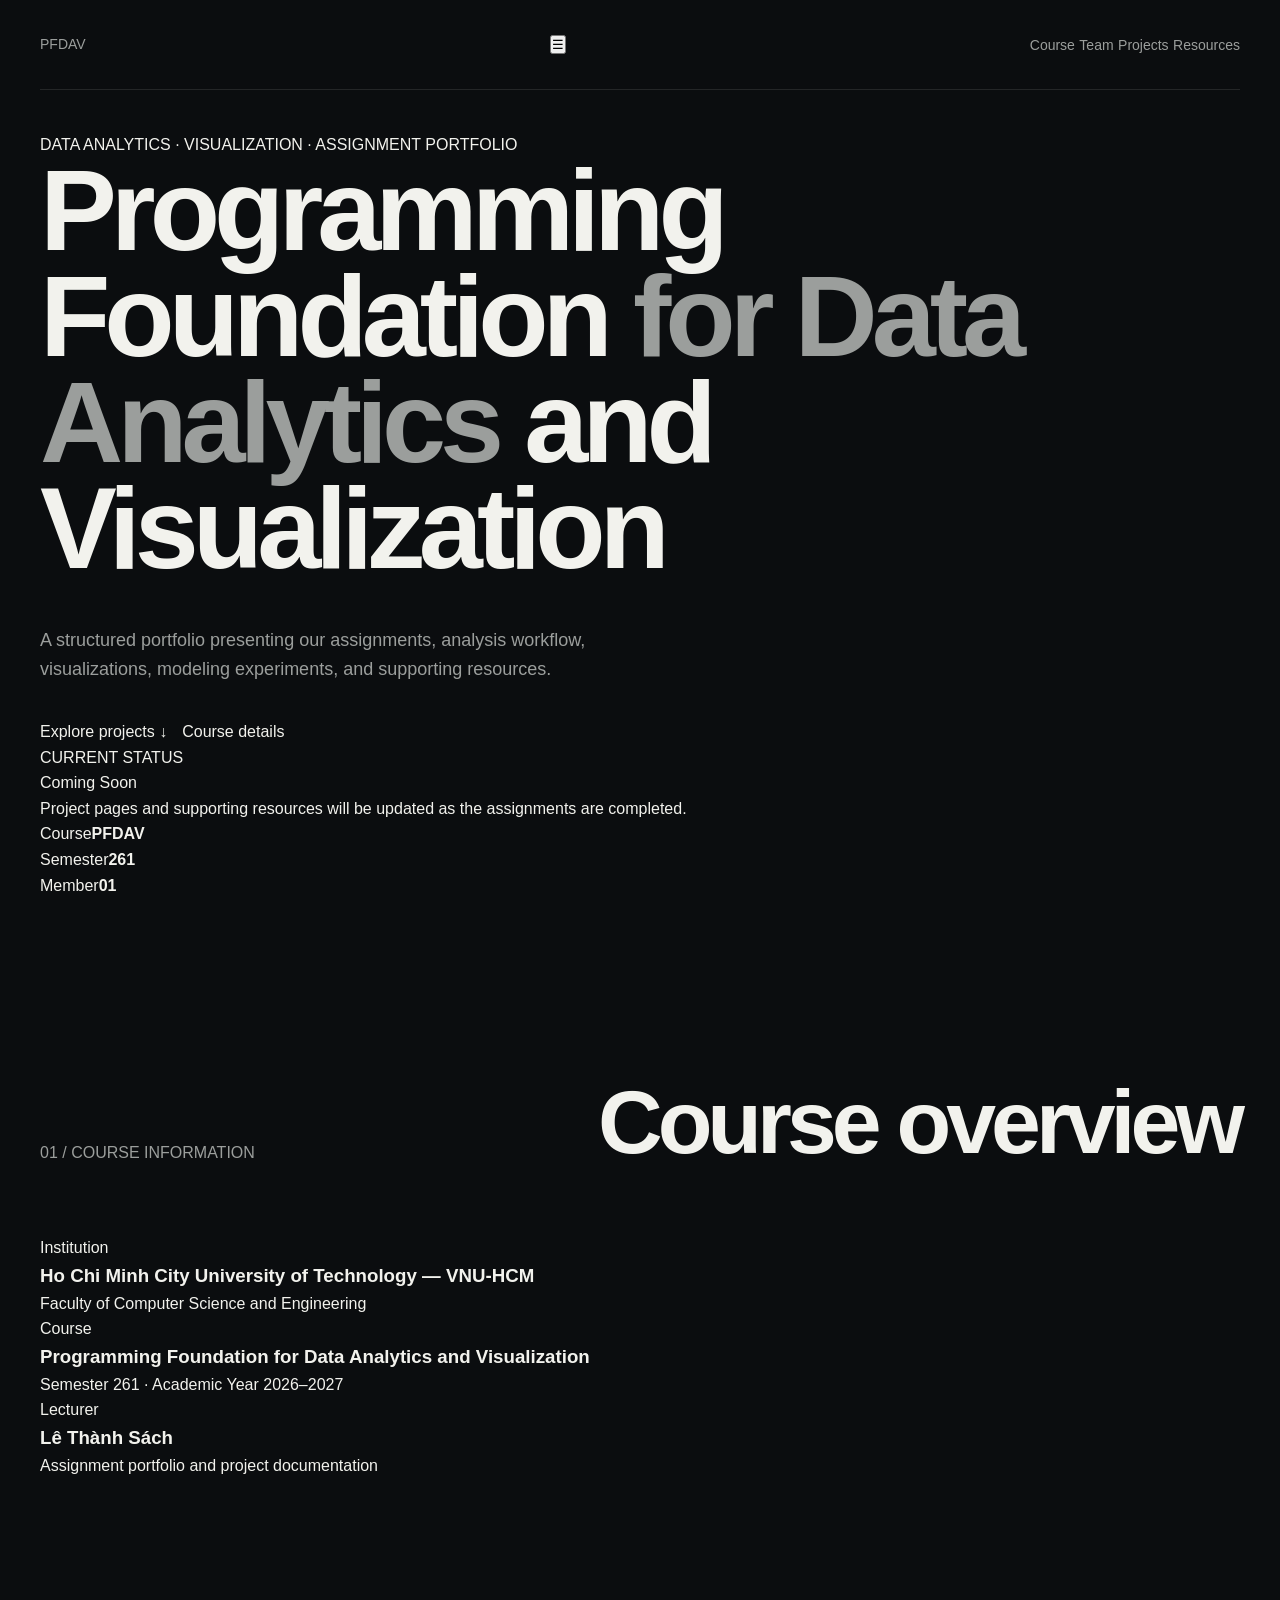
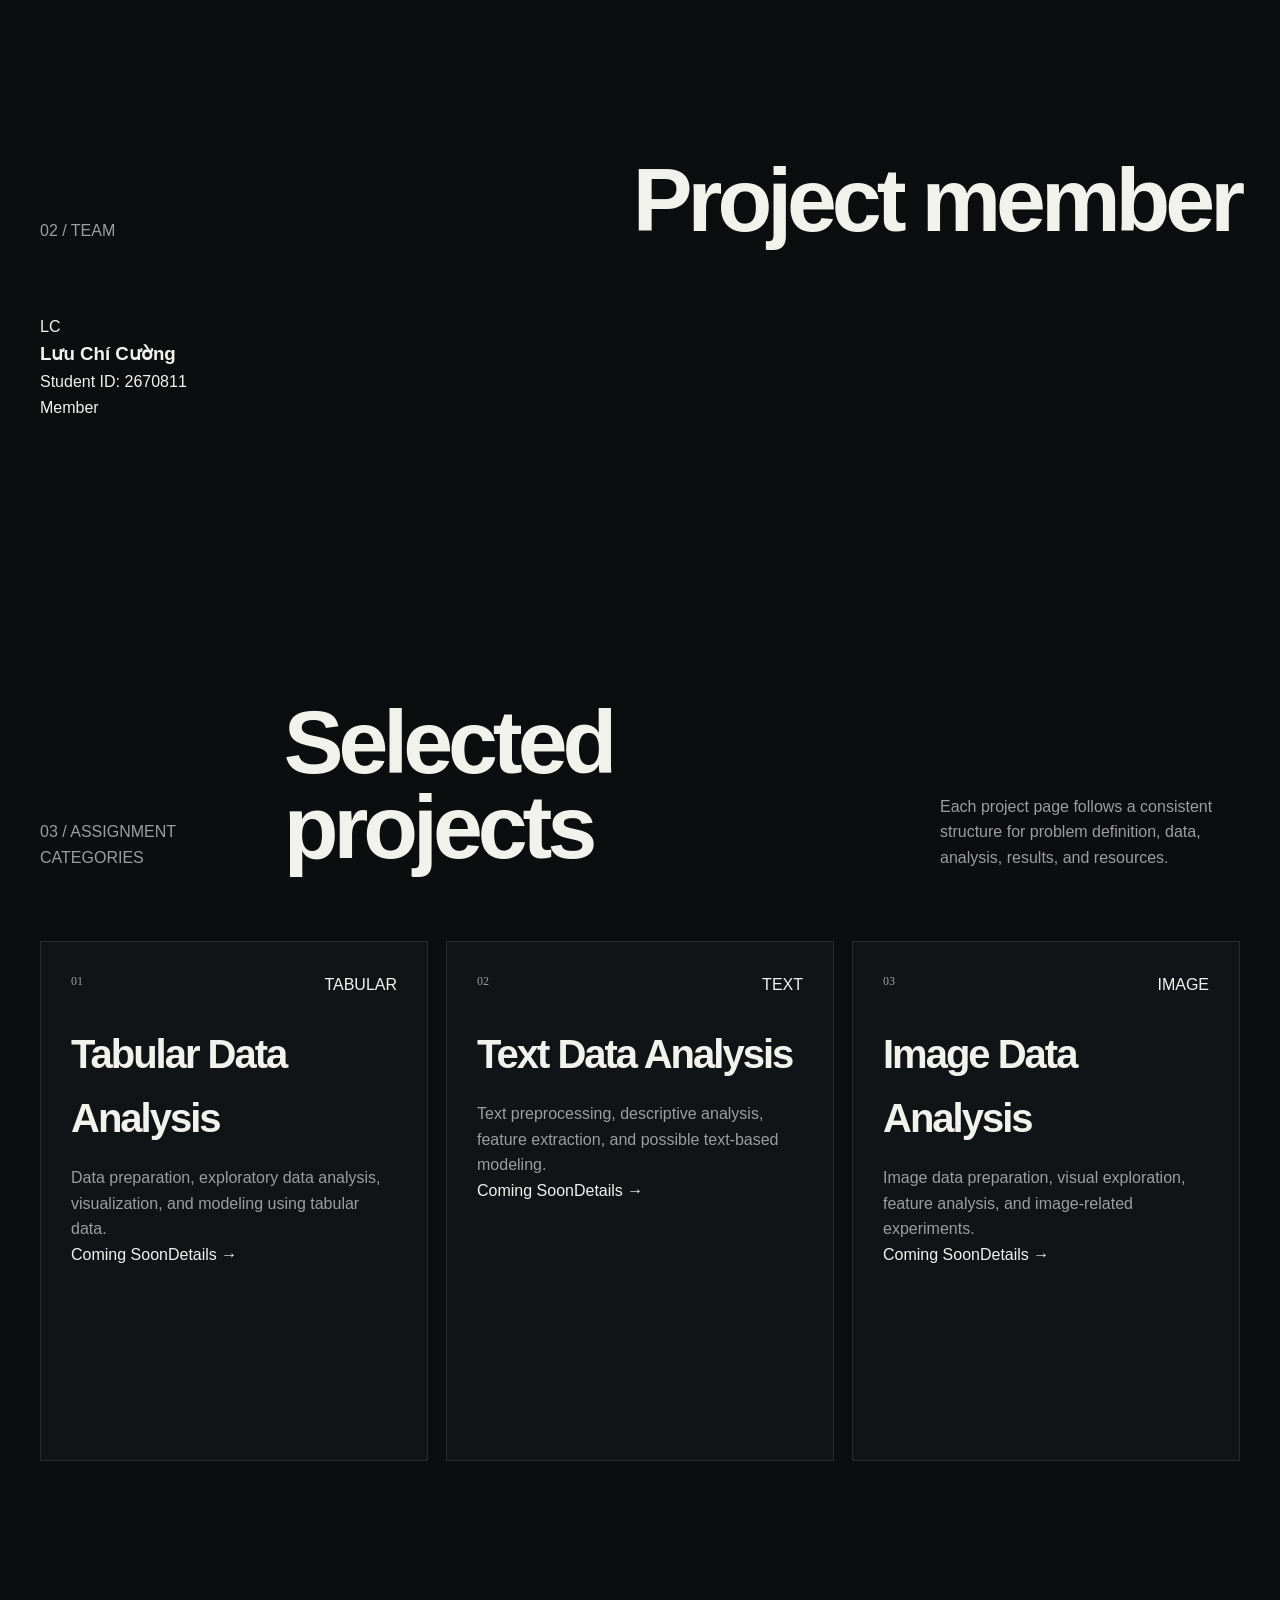
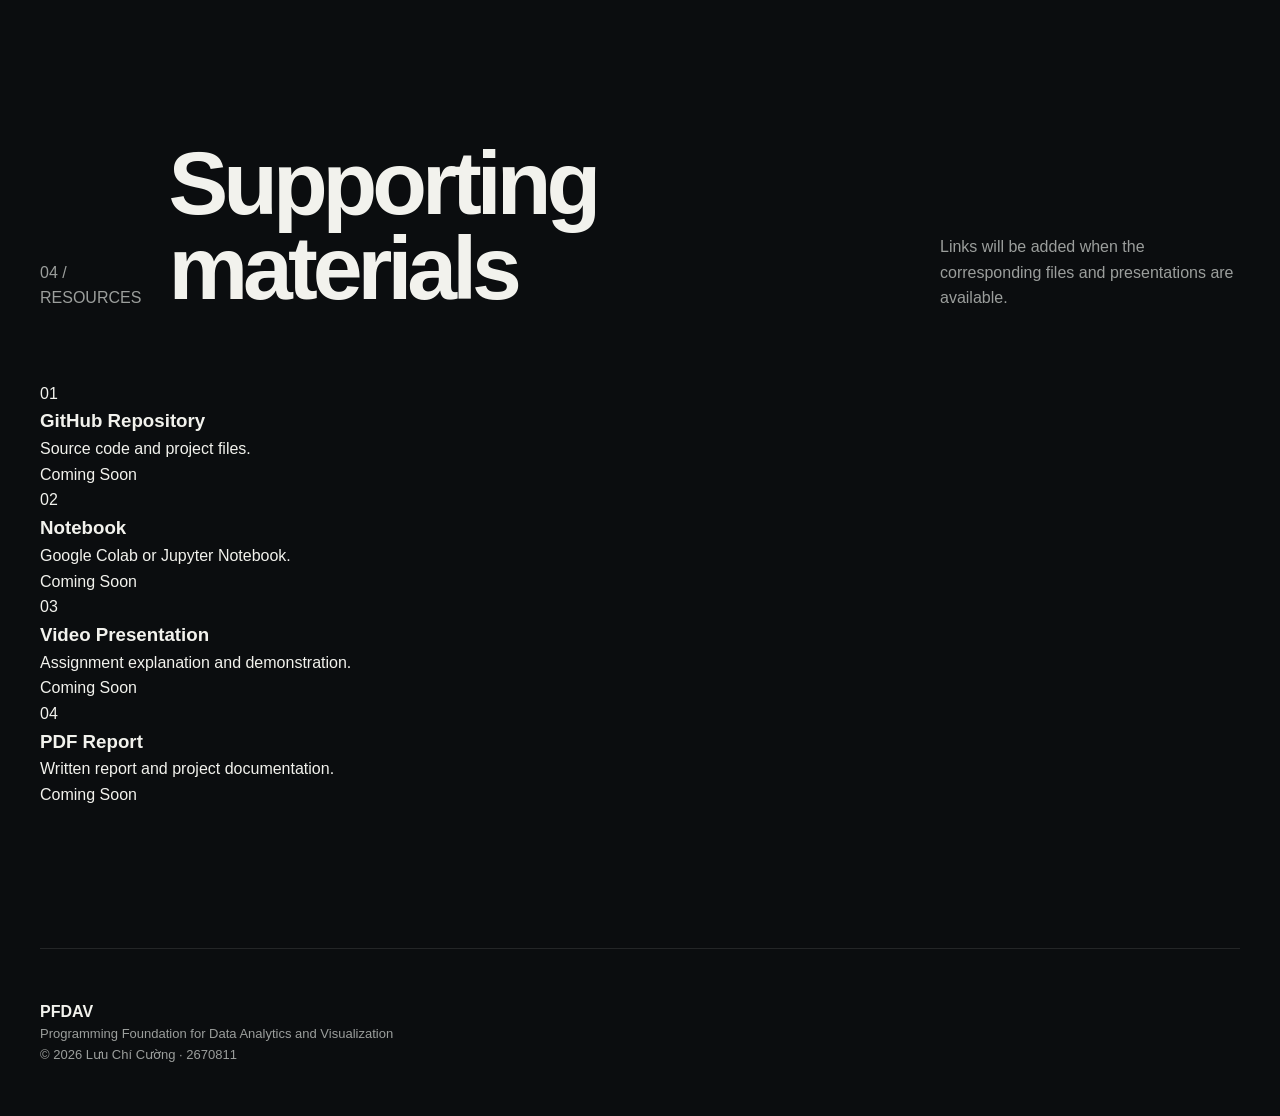
<file: index.html>
<!DOCTYPE html>
<html lang="en">
<head>
  <meta charset="UTF-8">
  <meta name="viewport" content="width=device-width, initial-scale=1.0">
  <meta name="description" content="Programming Foundation for Data Analytics and Visualization assignment portfolio.">
  <title>Programming Foundation for Data Analytics and Visualization</title>
  <link rel="stylesheet" href="style.css">
  <script defer src="script.js"></script>
</head>
<body>
  <header class="site-header">
    <nav class="navbar container">
      <a class="brand" href="index.html">PF<span>DAV</span></a>
      <button class="menu-toggle" aria-label="Toggle navigation">☰</button>
      <div class="nav-links">
        <a href="#course">Course</a>
        <a href="#team">Team</a>
        <a href="#projects">Projects</a>
        <a href="#resources">Resources</a>
      </div>
    </nav>
  </header>

  <main>
    <section class="hero container">
      <div class="hero-copy reveal">
        <p class="eyebrow">DATA ANALYTICS · VISUALIZATION · ASSIGNMENT PORTFOLIO</p>
        <h1>Programming Foundation <span>for Data Analytics</span> and Visualization</h1>
        <p class="hero-description">
          A structured portfolio presenting our assignments, analysis workflow,
          visualizations, modeling experiments, and supporting resources.
        </p>
        <div class="hero-actions">
          <a class="button button-primary" href="#projects">Explore projects ↓</a>
          <a class="button button-secondary" href="#course">Course details</a>
        </div>
      </div>
      <div class="hero-panel reveal">
        <div class="panel-label">CURRENT STATUS</div>
        <div class="status-large">Coming Soon</div>
        <p>Project pages and supporting resources will be updated as the assignments are completed.</p>
        <div class="panel-line"><span>Course</span><strong>PFDAV</strong></div>
        <div class="panel-line"><span>Semester</span><strong>261</strong></div>
        <div class="panel-line"><span>Member</span><strong>01</strong></div>
      </div>
    </section>

    <section id="course" class="section container">
      <div class="section-heading reveal">
        <p class="eyebrow">01 / COURSE INFORMATION</p>
        <h2>Course overview</h2>
      </div>
      <div class="info-grid">
        <article class="info-card reveal">
          <span class="card-label">Institution</span>
          <h3>Ho Chi Minh City University of Technology — VNU-HCM</h3>
          <p>Faculty of Computer Science and Engineering</p>
        </article>
        <article class="info-card reveal">
          <span class="card-label">Course</span>
          <h3>Programming Foundation for Data Analytics and Visualization</h3>
          <p>Semester 261 · Academic Year 2026–2027</p>
        </article>
        <article class="info-card reveal">
          <span class="card-label">Lecturer</span>
          <h3>Lê Thành Sách</h3>
          <p>Assignment portfolio and project documentation</p>
        </article>
      </div>
    </section>

    <section id="team" class="section section-muted">
      <div class="container">
        <div class="section-heading reveal">
          <p class="eyebrow">02 / TEAM</p>
          <h2>Project member</h2>
        </div>
        <div class="team-card reveal">
          <div class="avatar">LC</div>
          <div>
            <h3>Lưu Chí Cường</h3>
            <p>Student ID: 2670811</p>
            <span class="tag">Member</span>
          </div>
        </div>
      </div>
    </section>

    <section id="projects" class="section container">
      <div class="section-heading reveal">
        <p class="eyebrow">03 / ASSIGNMENT CATEGORIES</p>
        <h2>Selected projects</h2>
        <p>Each project page follows a consistent structure for problem definition, data, analysis, results, and resources.</p>
      </div>

      <div class="project-grid">
        <article class="project-card reveal">
          <div class="project-top"><span class="project-number">01</span><span class="project-type">TABULAR</span></div>
          <h3>Tabular Data Analysis</h3>
          <p>Data preparation, exploratory data analysis, visualization, and modeling using tabular data.</p>
          <div class="project-footer"><span class="coming-soon">Coming Soon</span><a class="text-link" href="tabular/index.html">Details →</a></div>
        </article>

        <article class="project-card reveal">
          <div class="project-top"><span class="project-number">02</span><span class="project-type">TEXT</span></div>
          <h3>Text Data Analysis</h3>
          <p>Text preprocessing, descriptive analysis, feature extraction, and possible text-based modeling.</p>
          <div class="project-footer"><span class="coming-soon">Coming Soon</span><a class="text-link" href="text/index.html">Details →</a></div>
        </article>

        <article class="project-card reveal">
          <div class="project-top"><span class="project-number">03</span><span class="project-type">IMAGE</span></div>
          <h3>Image Data Analysis</h3>
          <p>Image data preparation, visual exploration, feature analysis, and image-related experiments.</p>
          <div class="project-footer"><span class="coming-soon">Coming Soon</span><a class="text-link" href="image/index.html">Details →</a></div>
        </article>
      </div>
    </section>

    <section id="resources" class="section section-muted">
      <div class="container">
        <div class="section-heading reveal">
          <p class="eyebrow">04 / RESOURCES</p>
          <h2>Supporting materials</h2>
          <p>Links will be added when the corresponding files and presentations are available.</p>
        </div>
        <div class="resource-grid">
          <div class="resource-card reveal"><span>01</span><h3>GitHub Repository</h3><p>Source code and project files.</p><span class="coming-soon">Coming Soon</span></div>
          <div class="resource-card reveal"><span>02</span><h3>Notebook</h3><p>Google Colab or Jupyter Notebook.</p><span class="coming-soon">Coming Soon</span></div>
          <div class="resource-card reveal"><span>03</span><h3>Video Presentation</h3><p>Assignment explanation and demonstration.</p><span class="coming-soon">Coming Soon</span></div>
          <div class="resource-card reveal"><span>04</span><h3>PDF Report</h3><p>Written report and project documentation.</p><span class="coming-soon">Coming Soon</span></div>
        </div>
      </div>
    </section>
  </main>

  <footer class="site-footer">
    <div class="container footer-content">
      <div><strong>PF<span>DAV</span></strong><p>Programming Foundation for Data Analytics and Visualization</p></div>
      <p>© 2026 Lưu Chí Cường · 2670811</p>
    </div>
  </footer>
</body>
</html>
</file>
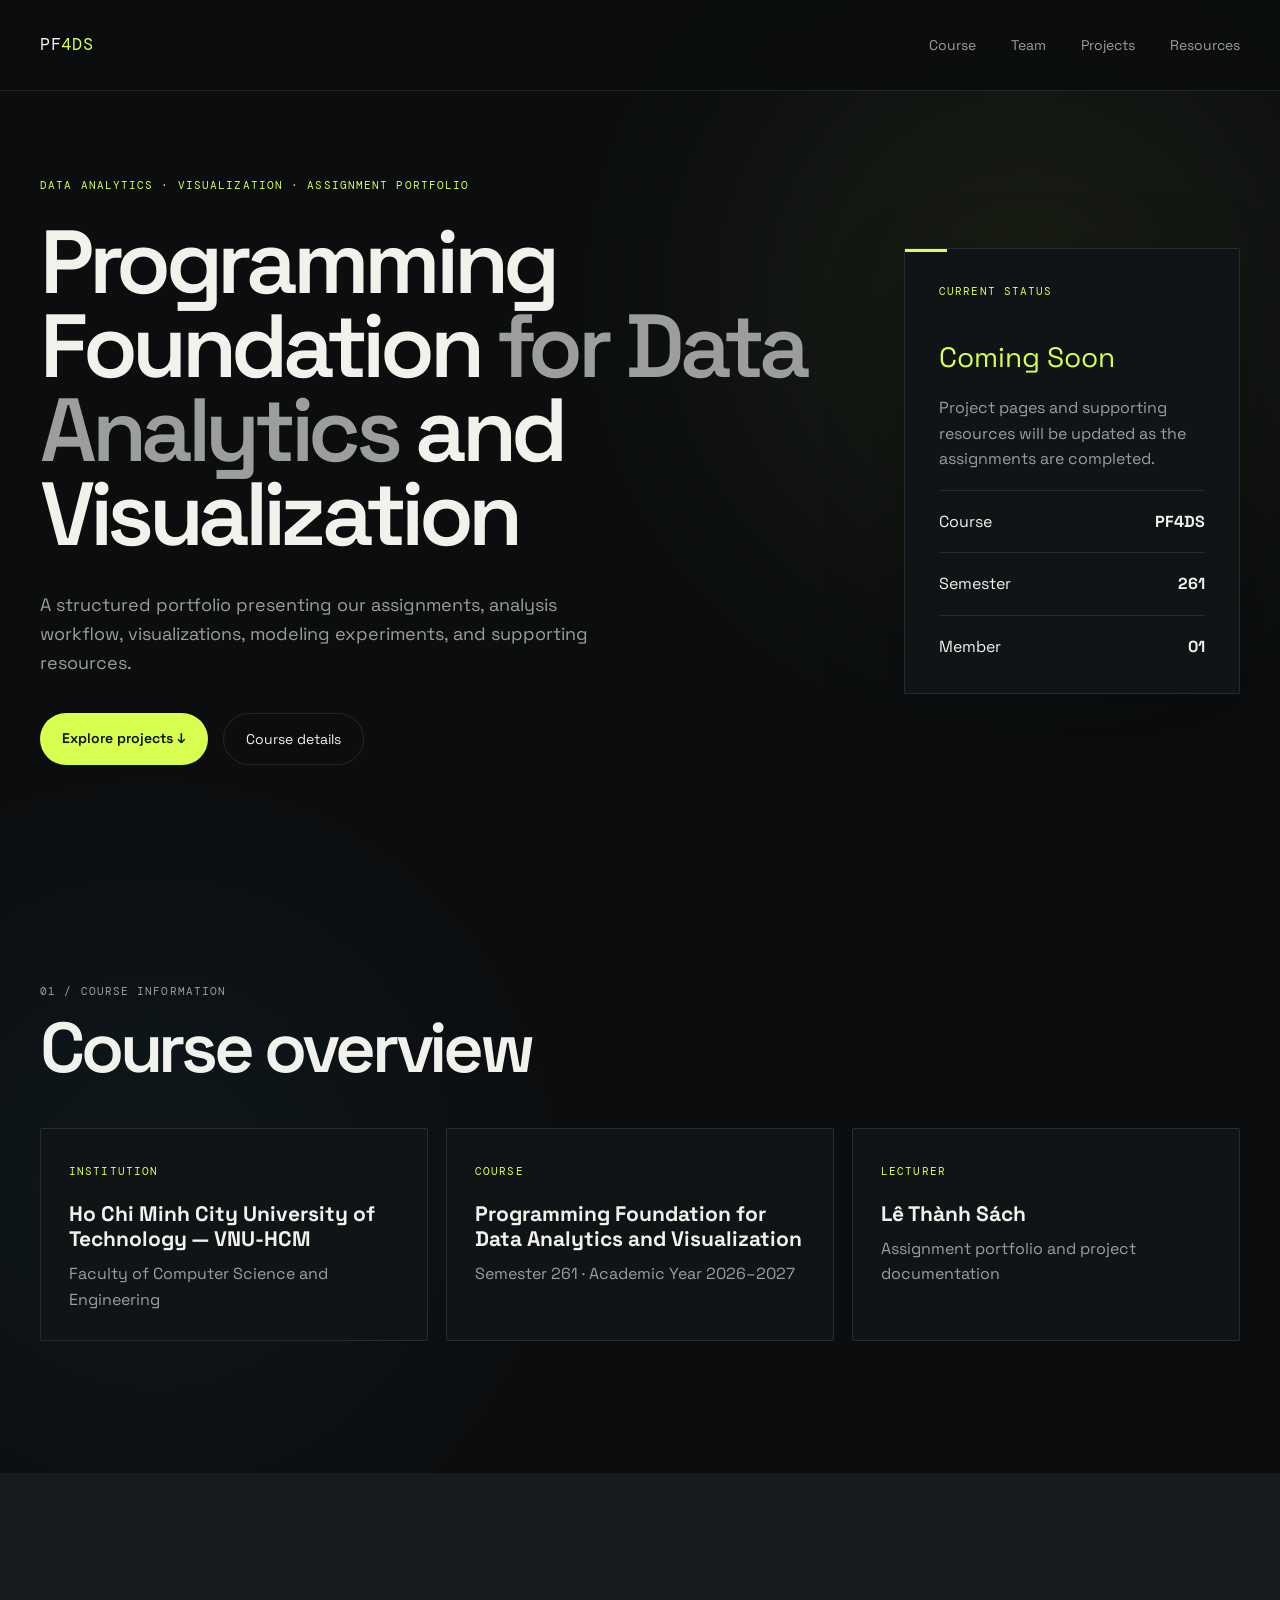
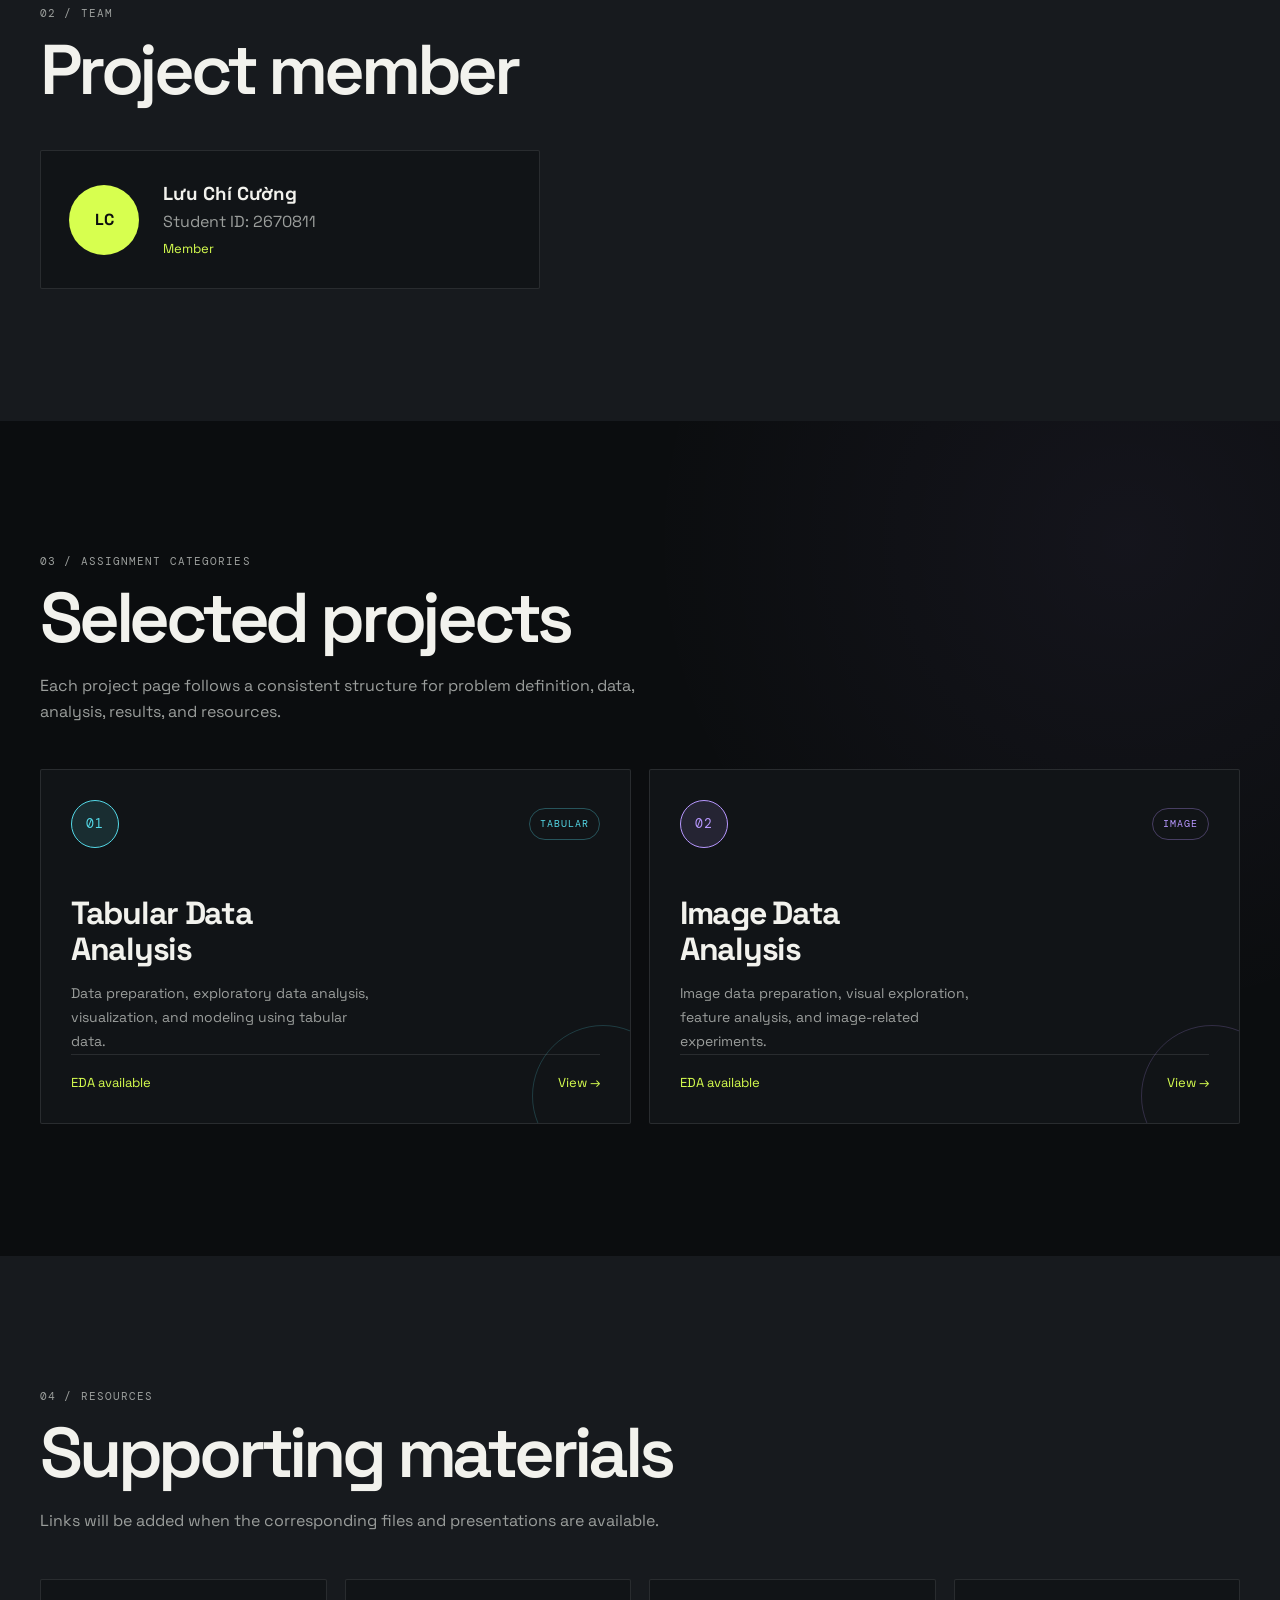
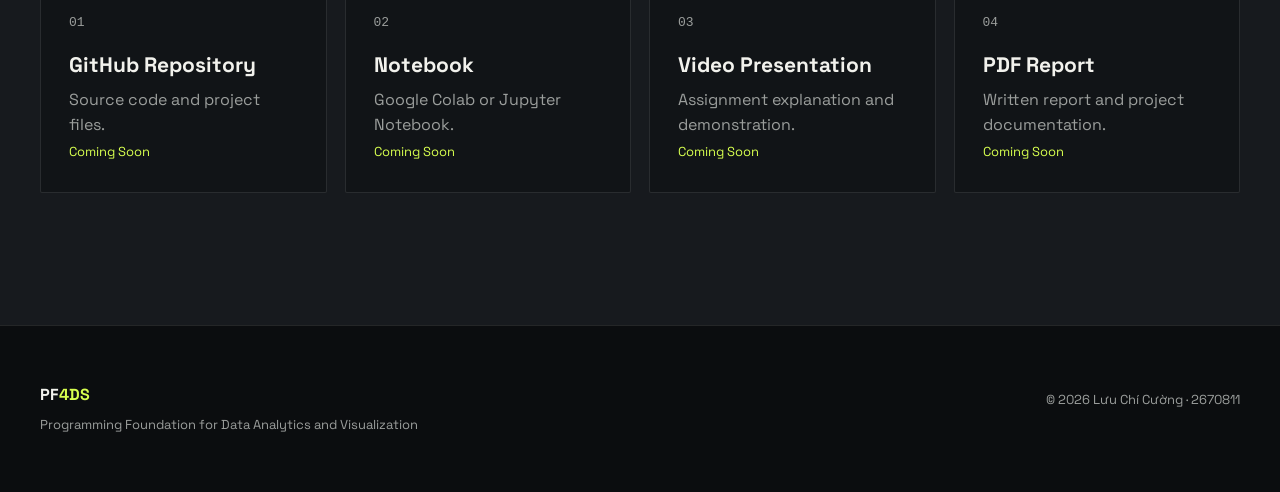
<file: PF4DS/index.html>
<!DOCTYPE html>
<html lang="en">
<head>
  <meta charset="UTF-8">
  <meta name="viewport" content="width=device-width, initial-scale=1.0">
  <meta name="description" content="Programming Foundation for Data Analytics and Visualization assignment portfolio.">
  <title>Programming Foundation for Data Analytics and Visualization</title>
  <link rel="stylesheet" href="style.css?v=14">
  <script defer src="script.js"></script>
</head>
<body>
  <header class="site-header">
    <nav class="navbar container">
      <a class="brand" href="index.html">PF<span>4DS</span></a>
      <button class="menu-toggle" aria-label="Toggle navigation" aria-expanded="false">☰</button>
      <div class="nav-links">
        <a href="#course">Course</a>
        <a href="#team">Team</a>
        <a href="#projects">Projects</a>
        <a href="#resources">Resources</a>
      </div>
    </nav>
  </header>

  <main>
    <section class="hero container">
      <div class="hero-copy reveal">
        <p class="eyebrow">DATA ANALYTICS · VISUALIZATION · ASSIGNMENT PORTFOLIO</p>
        <h1>Programming Foundation <span>for Data Analytics</span> and Visualization</h1>
        <p class="hero-description">
          A structured portfolio presenting our assignments, analysis workflow,
          visualizations, modeling experiments, and supporting resources.
        </p>
        <div class="hero-actions">
          <a class="button button-primary" href="#projects">Explore projects ↓</a>
          <a class="button button-secondary" href="#course">Course details</a>
        </div>
      </div>
      <div class="hero-panel reveal">
        <div class="panel-label">CURRENT STATUS</div>
        <div class="status-large">Coming Soon</div>
        <p>Project pages and supporting resources will be updated as the assignments are completed.</p>
        <div class="panel-line"><span>Course</span><strong>PF4DS</strong></div>
        <div class="panel-line"><span>Semester</span><strong>261</strong></div>
        <div class="panel-line"><span>Member</span><strong>01</strong></div>
      </div>
    </section>

    <section id="course" class="section container">
      <div class="section-heading reveal">
        <p class="eyebrow">01 / COURSE INFORMATION</p>
        <h2>Course overview</h2>
      </div>
      <div class="info-grid">
        <article class="info-card reveal">
          <span class="card-label">Institution</span>
          <h3>Ho Chi Minh City University of Technology — VNU-HCM</h3>
          <p>Faculty of Computer Science and Engineering</p>
        </article>
        <article class="info-card reveal">
          <span class="card-label">Course</span>
          <h3>Programming Foundation for Data Analytics and Visualization</h3>
          <p>Semester 261 · Academic Year 2026–2027</p>
        </article>
        <article class="info-card reveal">
          <span class="card-label">Lecturer</span>
          <h3>Lê Thành Sách</h3>
          <p>Assignment portfolio and project documentation</p>
        </article>
      </div>
    </section>

    <section id="team" class="section section-muted">
      <div class="container">
        <div class="section-heading reveal">
          <p class="eyebrow">02 / TEAM</p>
          <h2>Project member</h2>
        </div>
        <div class="team-card reveal">
          <div class="avatar">LC</div>
          <div>
            <h3>Lưu Chí Cường</h3>
            <p>Student ID: 2670811</p>
            <span class="tag">Member</span>
          </div>
        </div>
      </div>
    </section>

    <section id="projects" class="section container">
      <div class="section-heading reveal">
        <p class="eyebrow">03 / ASSIGNMENT CATEGORIES</p>
        <h2>Selected projects</h2>
        <p>Each project page follows a consistent structure for problem definition, data, analysis, results, and resources.</p>
      </div>

      <div class="project-grid">
        <article class="project-card reveal">
          <div class="project-top"><span class="project-number" aria-label="Project 01">01</span><span class="project-type">TABULAR</span></div>
          <h3>Tabular Data Analysis</h3>
          <p>Data preparation, exploratory data analysis, visualization, and modeling using tabular data.</p>
          <div class="project-footer"><span class="coming-soon">EDA available</span><a class="text-link" href="tabular/">View →</a></div>
        </article>

        <a class="project-card reveal" href="image/" aria-label="Explore the HAM10000 image dataset">
          <div class="project-top"><span class="project-number" aria-label="Project 02">02</span><span class="project-type">IMAGE</span></div>
          <h3>Image Data Analysis</h3>
          <p>Image data preparation, visual exploration, feature analysis, and image-related experiments.</p>
          <div class="project-footer"><span class="coming-soon">EDA available</span><span class="text-link">View &rarr;</span></div>
        </a>
      </div>
    </section>

    <section id="resources" class="section section-muted">
      <div class="container">
        <div class="section-heading reveal">
          <p class="eyebrow">04 / RESOURCES</p>
          <h2>Supporting materials</h2>
          <p>Links will be added when the corresponding files and presentations are available.</p>
        </div>
        <div class="resource-grid">
          <div class="resource-card reveal"><span>01</span><h3>GitHub Repository</h3><p>Source code and project files.</p><span class="coming-soon">Coming Soon</span></div>
          <div class="resource-card reveal"><span>02</span><h3>Notebook</h3><p>Google Colab or Jupyter Notebook.</p><span class="coming-soon">Coming Soon</span></div>
          <div class="resource-card reveal"><span>03</span><h3>Video Presentation</h3><p>Assignment explanation and demonstration.</p><span class="coming-soon">Coming Soon</span></div>
          <div class="resource-card reveal"><span>04</span><h3>PDF Report</h3><p>Written report and project documentation.</p><span class="coming-soon">Coming Soon</span></div>
        </div>
      </div>
    </section>
  </main>

  <footer class="site-footer">
    <div class="container footer-content">
      <div><strong>PF<span>4DS</span></strong><p>Programming Foundation for Data Analytics and Visualization</p></div>
      <p>© 2026 Lưu Chí Cường · 2670811</p>
    </div>
  </footer>
</body>
</html>
</file>
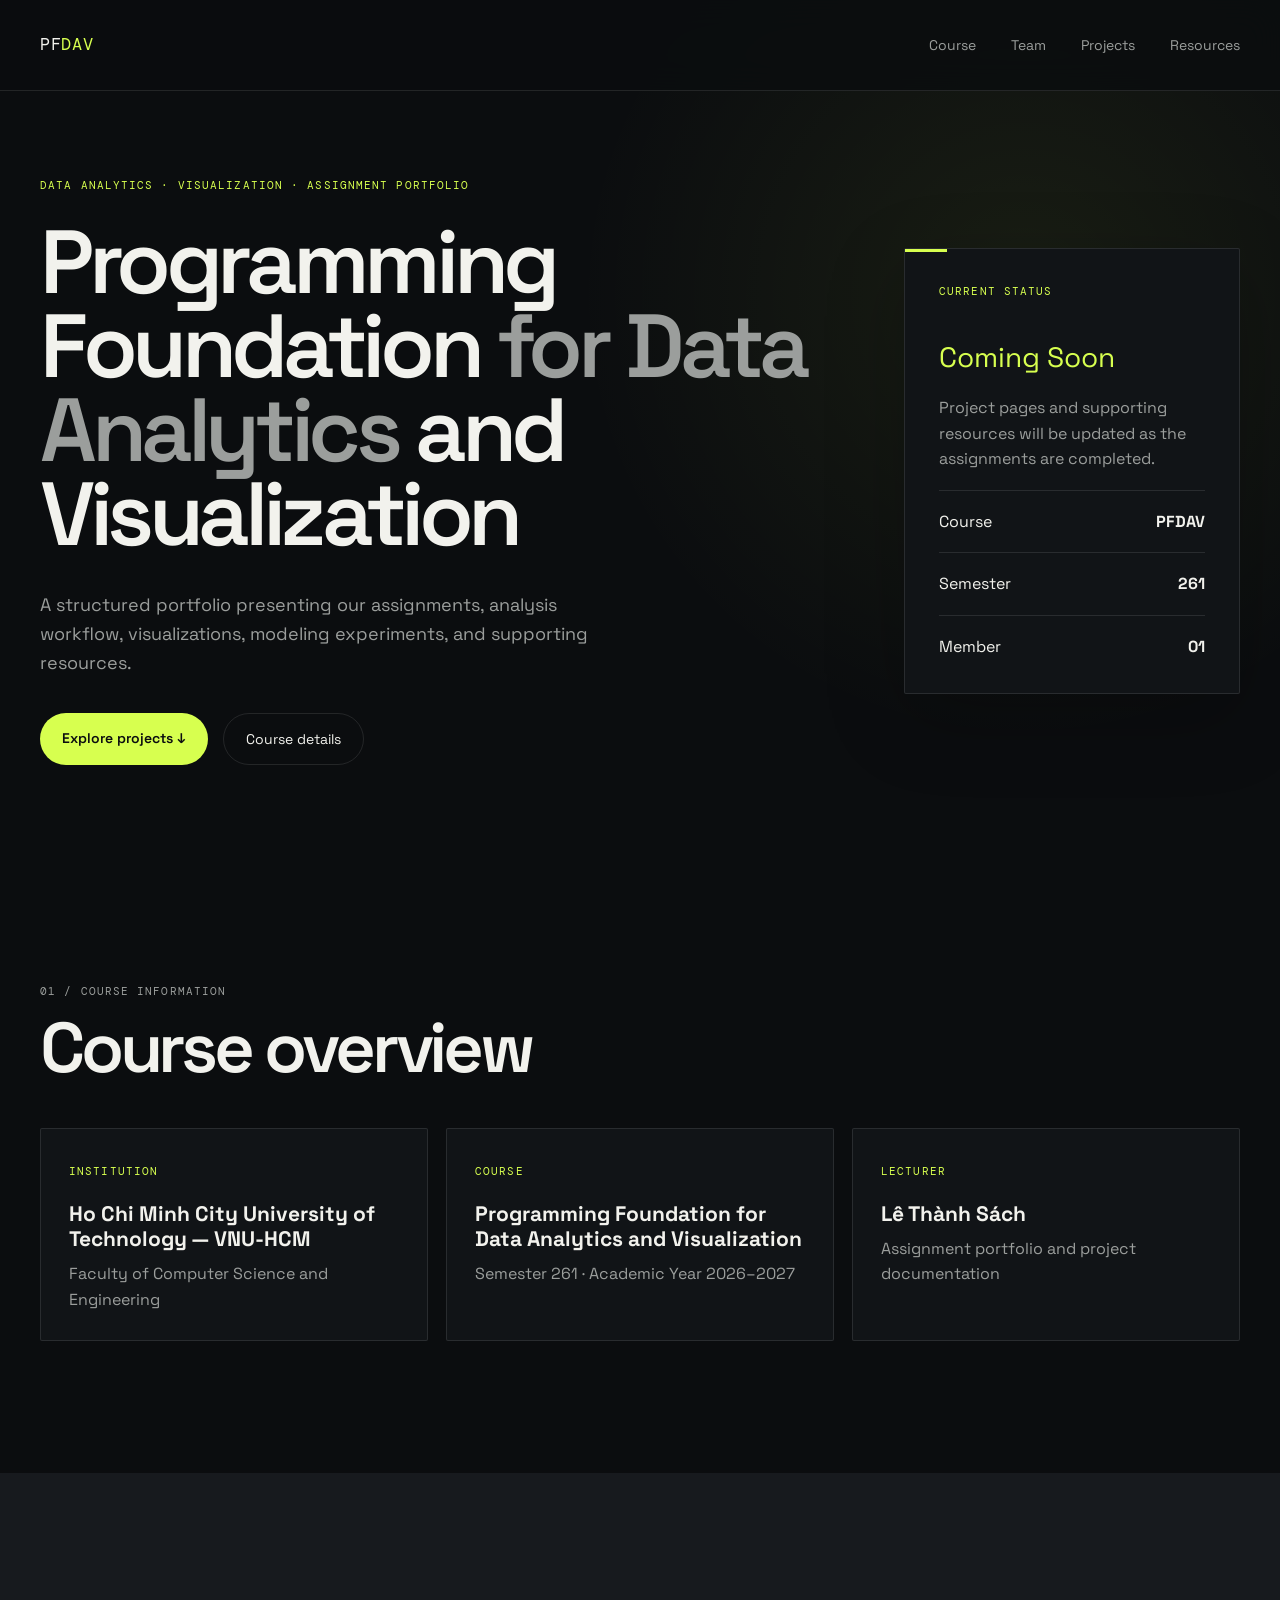
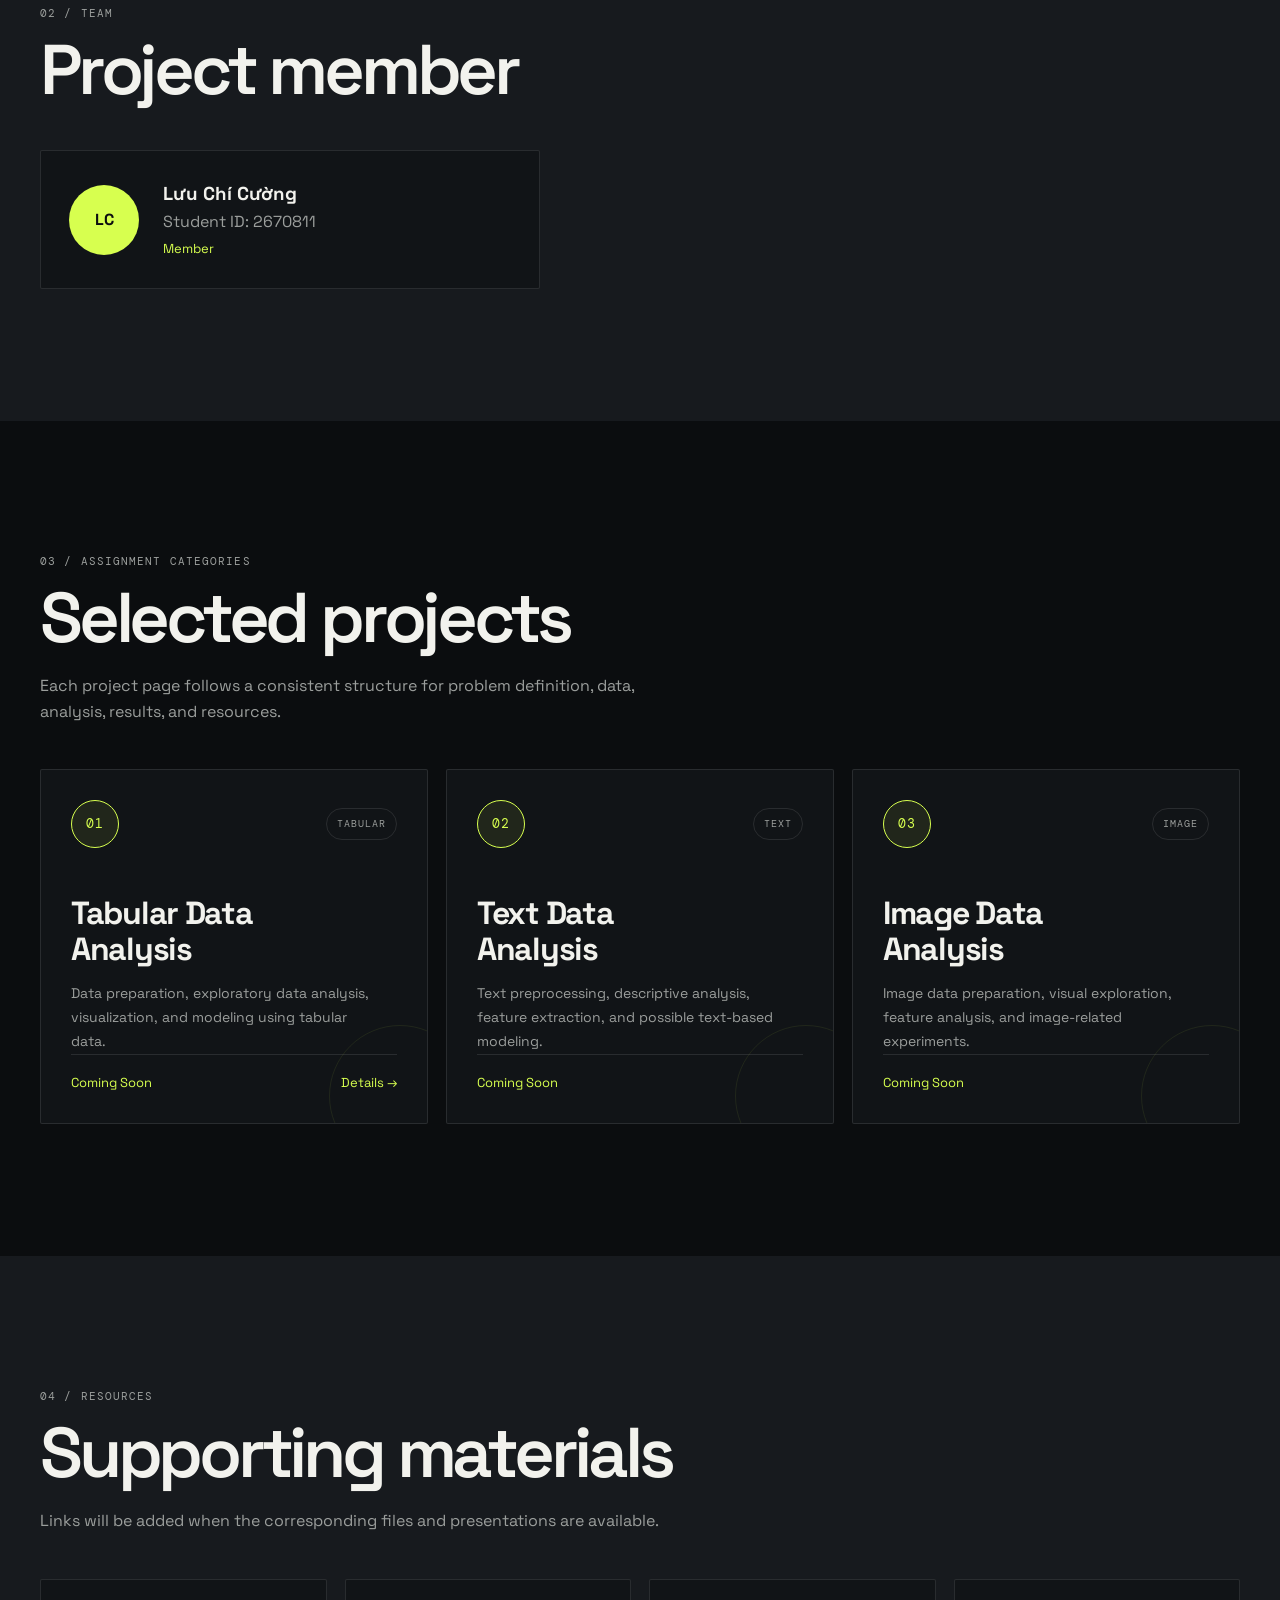
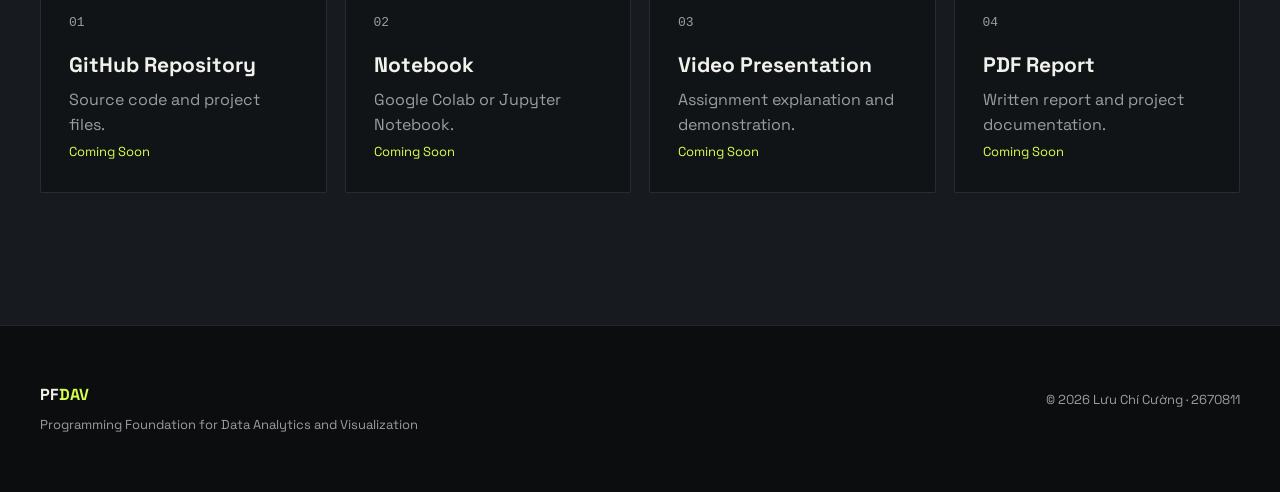
<file: PF4DV/index.html>
<!DOCTYPE html>
<html lang="en">
<head>
  <meta charset="UTF-8">
  <meta name="viewport" content="width=device-width, initial-scale=1.0">
  <meta name="description" content="Programming Foundation for Data Analytics and Visualization assignment portfolio.">
  <title>Programming Foundation for Data Analytics and Visualization</title>
  <link rel="stylesheet" href="style.css?v=8">
  <script defer src="script.js"></script>
</head>
<body>
  <header class="site-header">
    <nav class="navbar container">
      <a class="brand" href="index.html">PF<span>DAV</span></a>
      <button class="menu-toggle" aria-label="Toggle navigation" aria-expanded="false">☰</button>
      <div class="nav-links">
        <a href="#course">Course</a>
        <a href="#team">Team</a>
        <a href="#projects">Projects</a>
        <a href="#resources">Resources</a>
      </div>
    </nav>
  </header>

  <main>
    <section class="hero container">
      <div class="hero-copy reveal">
        <p class="eyebrow">DATA ANALYTICS · VISUALIZATION · ASSIGNMENT PORTFOLIO</p>
        <h1>Programming Foundation <span>for Data Analytics</span> and Visualization</h1>
        <p class="hero-description">
          A structured portfolio presenting our assignments, analysis workflow,
          visualizations, modeling experiments, and supporting resources.
        </p>
        <div class="hero-actions">
          <a class="button button-primary" href="#projects">Explore projects ↓</a>
          <a class="button button-secondary" href="#course">Course details</a>
        </div>
      </div>
      <div class="hero-panel reveal">
        <div class="panel-label">CURRENT STATUS</div>
        <div class="status-large">Coming Soon</div>
        <p>Project pages and supporting resources will be updated as the assignments are completed.</p>
        <div class="panel-line"><span>Course</span><strong>PFDAV</strong></div>
        <div class="panel-line"><span>Semester</span><strong>261</strong></div>
        <div class="panel-line"><span>Member</span><strong>01</strong></div>
      </div>
    </section>

    <section id="course" class="section container">
      <div class="section-heading reveal">
        <p class="eyebrow">01 / COURSE INFORMATION</p>
        <h2>Course overview</h2>
      </div>
      <div class="info-grid">
        <article class="info-card reveal">
          <span class="card-label">Institution</span>
          <h3>Ho Chi Minh City University of Technology — VNU-HCM</h3>
          <p>Faculty of Computer Science and Engineering</p>
        </article>
        <article class="info-card reveal">
          <span class="card-label">Course</span>
          <h3>Programming Foundation for Data Analytics and Visualization</h3>
          <p>Semester 261 · Academic Year 2026–2027</p>
        </article>
        <article class="info-card reveal">
          <span class="card-label">Lecturer</span>
          <h3>Lê Thành Sách</h3>
          <p>Assignment portfolio and project documentation</p>
        </article>
      </div>
    </section>

    <section id="team" class="section section-muted">
      <div class="container">
        <div class="section-heading reveal">
          <p class="eyebrow">02 / TEAM</p>
          <h2>Project member</h2>
        </div>
        <div class="team-card reveal">
          <div class="avatar">LC</div>
          <div>
            <h3>Lưu Chí Cường</h3>
            <p>Student ID: 2670811</p>
            <span class="tag">Member</span>
          </div>
        </div>
      </div>
    </section>

    <section id="projects" class="section container">
      <div class="section-heading reveal">
        <p class="eyebrow">03 / ASSIGNMENT CATEGORIES</p>
        <h2>Selected projects</h2>
        <p>Each project page follows a consistent structure for problem definition, data, analysis, results, and resources.</p>
      </div>

      <div class="project-grid">
        <article class="project-card reveal">
          <div class="project-top"><span class="project-number" aria-label="Project 01">01</span><span class="project-type">TABULAR</span></div>
          <h3>Tabular Data Analysis</h3>
          <p>Data preparation, exploratory data analysis, visualization, and modeling using tabular data.</p>
          <div class="project-footer"><span class="coming-soon">Coming Soon</span><a class="text-link" href="../tabular/index.html">Details →</a></div>
        </article>

        <article class="project-card reveal">
          <div class="project-top"><span class="project-number" aria-label="Project 02">02</span><span class="project-type">TEXT</span></div>
          <h3>Text Data Analysis</h3>
          <p>Text preprocessing, descriptive analysis, feature extraction, and possible text-based modeling.</p>
          <div class="project-footer"><span class="coming-soon">Coming Soon</span></div>
        </article>

        <article class="project-card reveal">
          <div class="project-top"><span class="project-number" aria-label="Project 03">03</span><span class="project-type">IMAGE</span></div>
          <h3>Image Data Analysis</h3>
          <p>Image data preparation, visual exploration, feature analysis, and image-related experiments.</p>
          <div class="project-footer"><span class="coming-soon">Coming Soon</span></div>
        </article>
      </div>
    </section>

    <section id="resources" class="section section-muted">
      <div class="container">
        <div class="section-heading reveal">
          <p class="eyebrow">04 / RESOURCES</p>
          <h2>Supporting materials</h2>
          <p>Links will be added when the corresponding files and presentations are available.</p>
        </div>
        <div class="resource-grid">
          <div class="resource-card reveal"><span>01</span><h3>GitHub Repository</h3><p>Source code and project files.</p><span class="coming-soon">Coming Soon</span></div>
          <div class="resource-card reveal"><span>02</span><h3>Notebook</h3><p>Google Colab or Jupyter Notebook.</p><span class="coming-soon">Coming Soon</span></div>
          <div class="resource-card reveal"><span>03</span><h3>Video Presentation</h3><p>Assignment explanation and demonstration.</p><span class="coming-soon">Coming Soon</span></div>
          <div class="resource-card reveal"><span>04</span><h3>PDF Report</h3><p>Written report and project documentation.</p><span class="coming-soon">Coming Soon</span></div>
        </div>
      </div>
    </section>
  </main>

  <footer class="site-footer">
    <div class="container footer-content">
      <div><strong>PF<span>DAV</span></strong><p>Programming Foundation for Data Analytics and Visualization</p></div>
      <p>© 2026 Lưu Chí Cường · 2670811</p>
    </div>
  </footer>
</body>
</html>
</file>
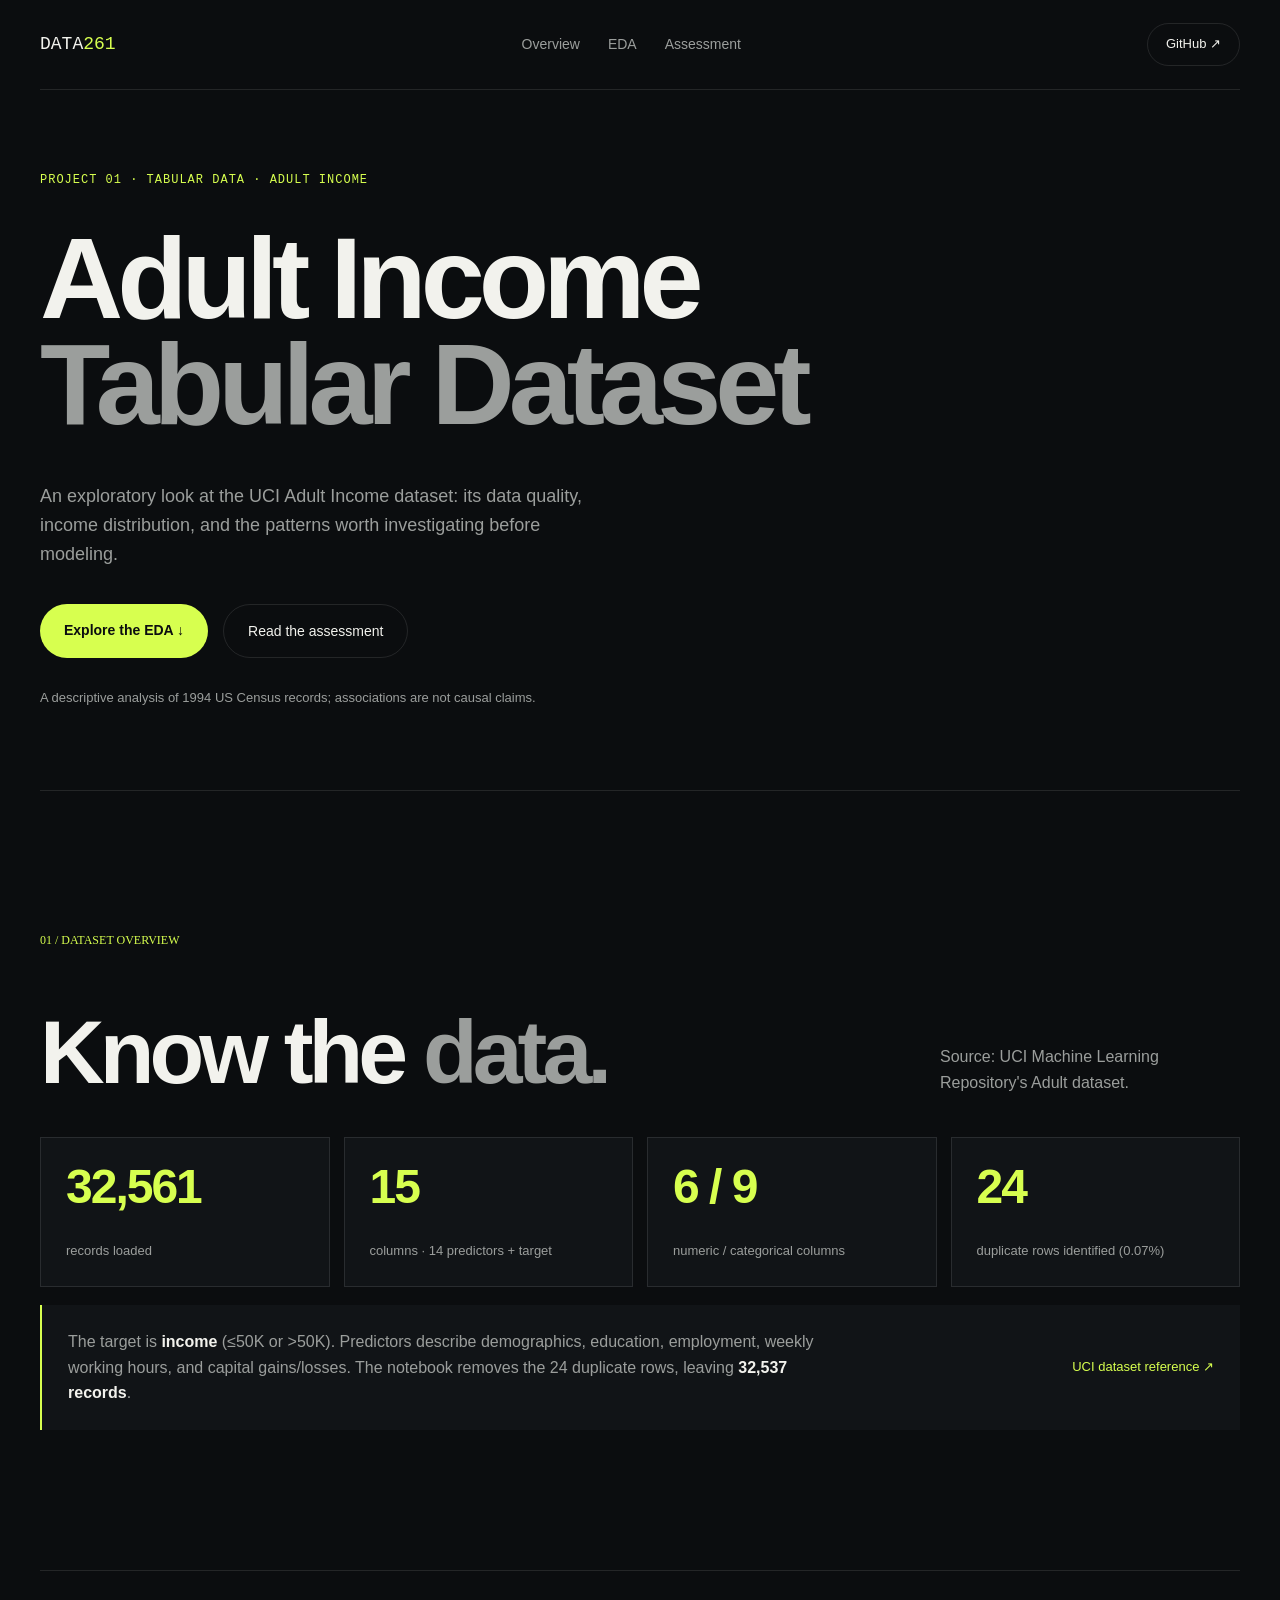
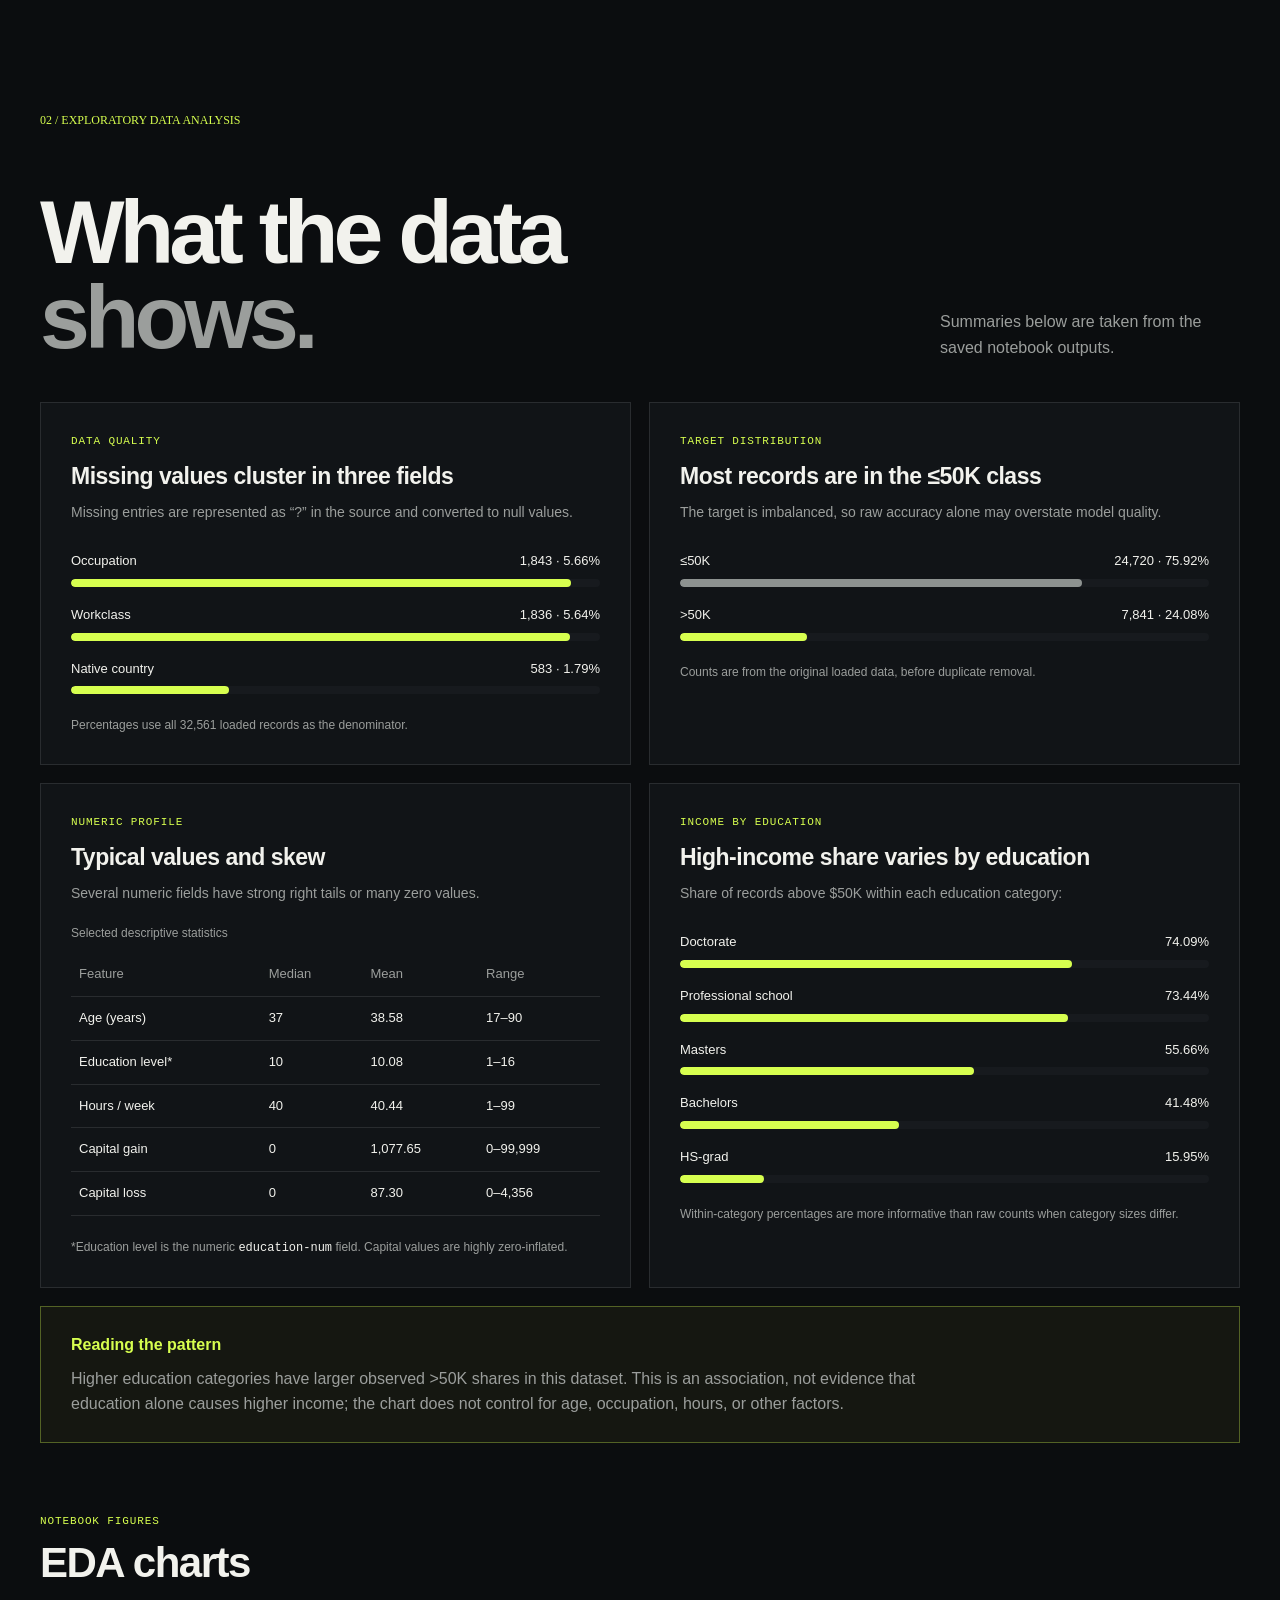
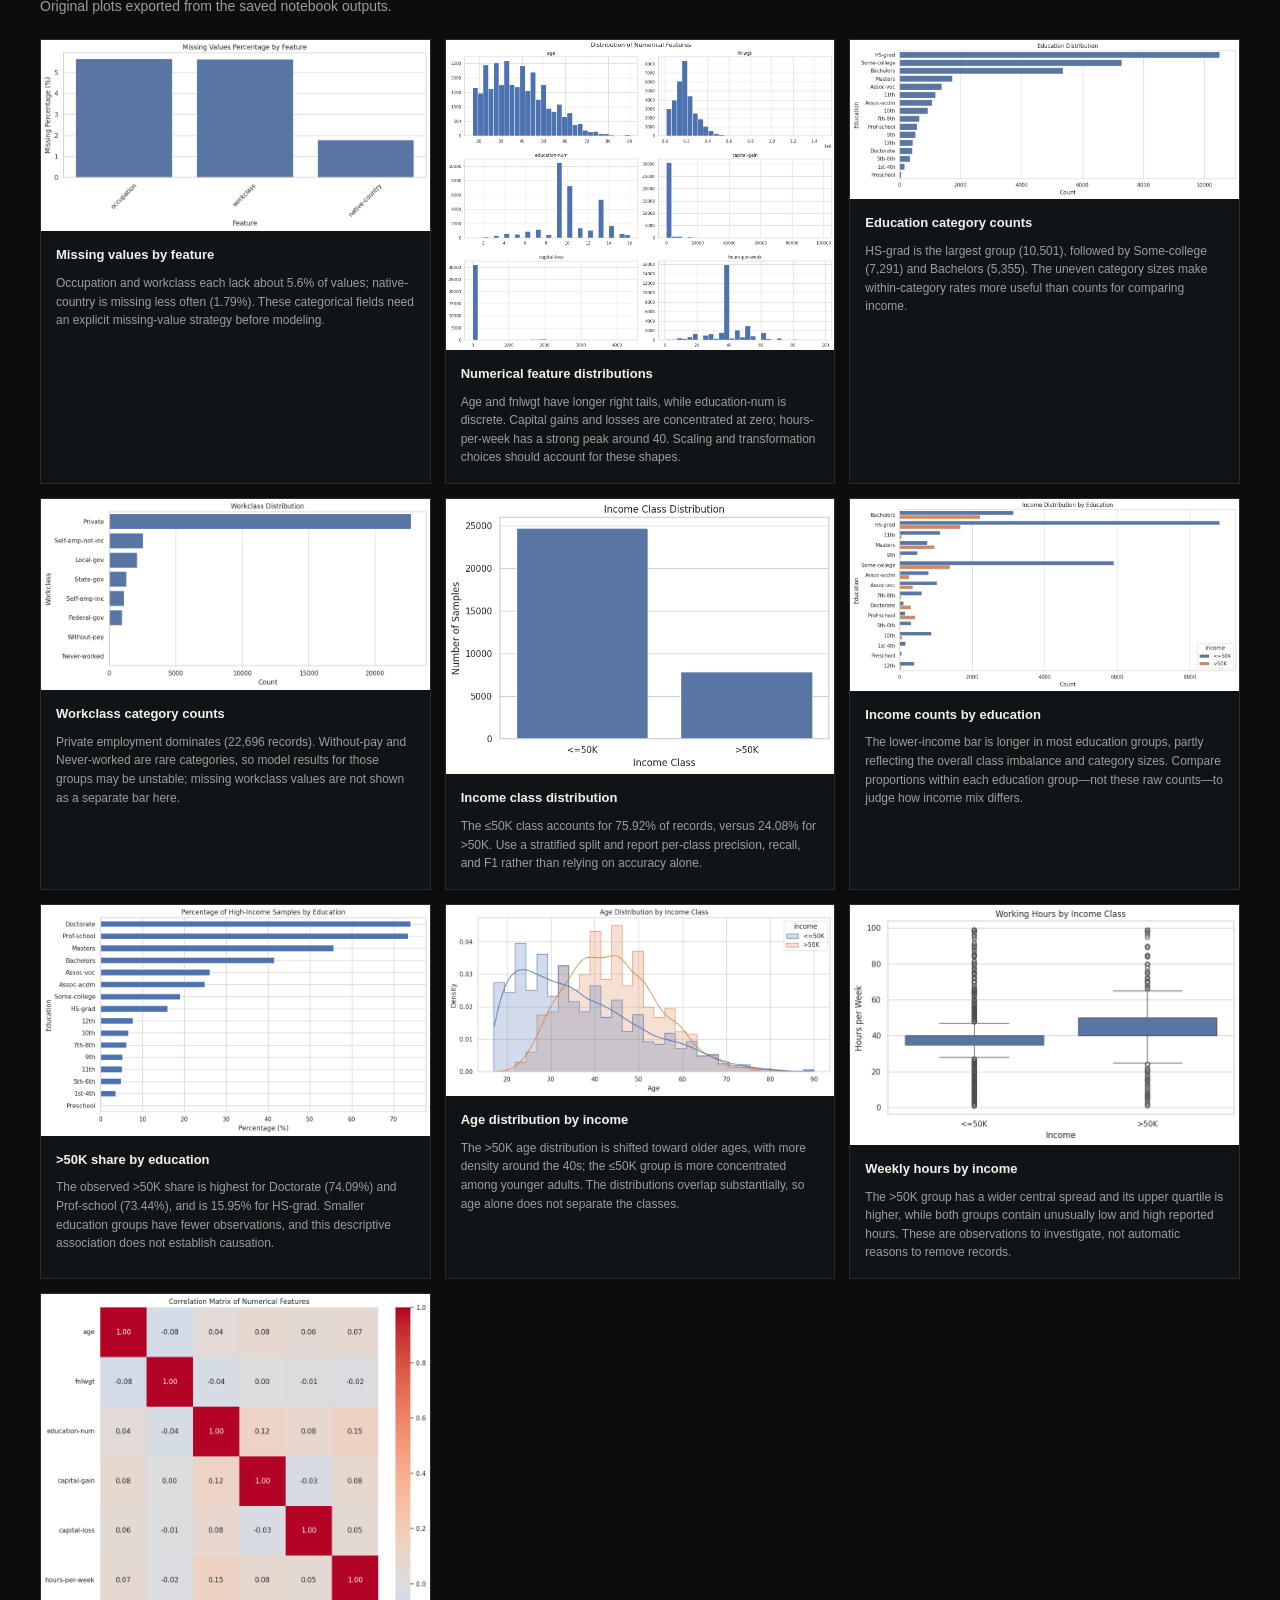
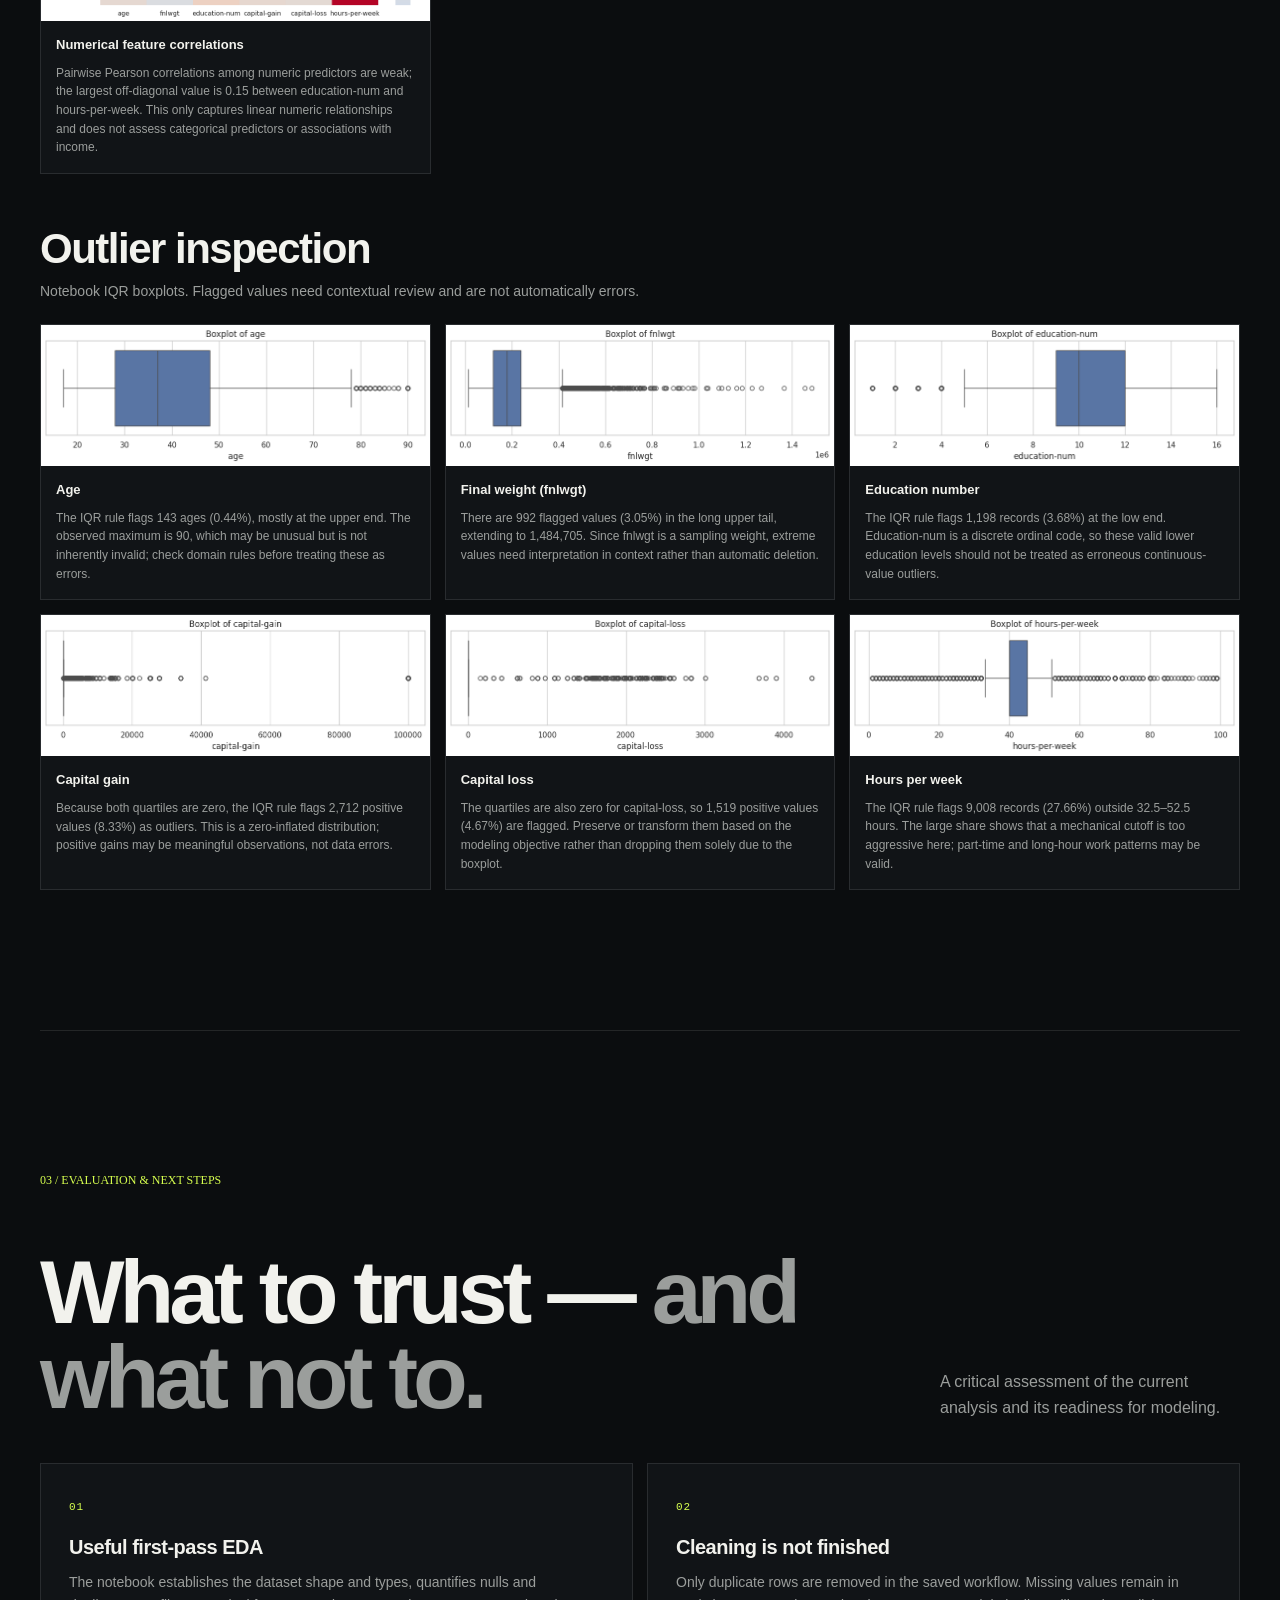
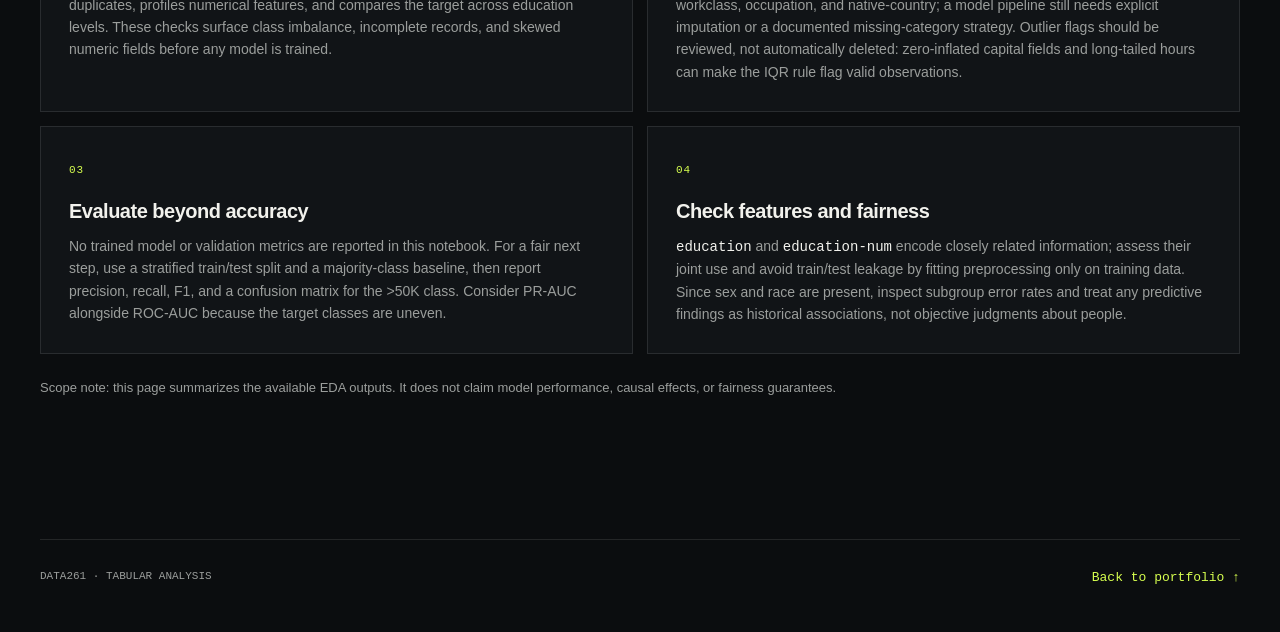
<file: tabular/index.html>
<!DOCTYPE html>
<html lang="en">
<head>
  <meta charset="UTF-8">
  <meta name="viewport" content="width=device-width, initial-scale=1.0">
  <meta name="description" content="Adult Income Tabular Dataset: exploratory data analysis and data quality assessment.">
  <title>Adult Income Tabular Dataset | DATA261</title>
  <link rel="stylesheet" href="../style.css">
  <link rel="stylesheet" href="style.css">
</head>
<body>
  <header class="navbar">
    <a href="../" class="logo">DATA<span>261</span></a>
    <nav aria-label="Main navigation">
      <a href="#overview">Overview</a>
      <a href="#eda">EDA</a>
      <a href="#assessment">Assessment</a>
    </nav>
    <a class="github-btn" href="https://github.com/Cuong111111">GitHub ↗</a>
  </header>

  <main>
    <section class="hero">
      <div class="hero-label">PROJECT 01 · TABULAR DATA · ADULT INCOME</div>
      <h1>Adult Income <span>Tabular Dataset</span></h1>
      <p class="hero-description">
        An exploratory look at the UCI Adult Income dataset: its data quality,
        income distribution, and the patterns worth investigating before modeling.
      </p>
      <div class="hero-actions">
        <a href="#eda" class="primary-btn">Explore the EDA ↓</a>
        <a href="#assessment" class="secondary-btn">Read the assessment</a>
      </div>
      <p class="hero-note">A descriptive analysis of 1994 US Census records; associations are not causal claims.</p>
    </section>

    <section id="overview" class="section overview-section">
      <div class="section-number">01 / DATASET OVERVIEW</div>
      <div class="section-heading">
        <h2>Know the <em>data.</em></h2>
        <p>Source: UCI Machine Learning Repository's Adult dataset.</p>
      </div>
      <div class="stat-grid">
        <article class="stat-card">
          <span class="stat-value">32,561</span>
          <span class="stat-label">records loaded</span>
        </article>
        <article class="stat-card">
          <span class="stat-value">15</span>
          <span class="stat-label">columns · 14 predictors + target</span>
        </article>
        <article class="stat-card">
          <span class="stat-value">6 / 9</span>
          <span class="stat-label">numeric / categorical columns</span>
        </article>
        <article class="stat-card">
          <span class="stat-value">24</span>
          <span class="stat-label">duplicate rows identified (0.07%)</span>
        </article>
      </div>
      <div class="overview-note">
        <p>
          The target is <strong>income</strong> (≤50K or &gt;50K). Predictors describe
          demographics, education, employment, weekly working hours, and capital gains/losses.
          The notebook removes the 24 duplicate rows, leaving <strong>32,537 records</strong>.
        </p>
        <a href="https://archive.ics.uci.edu/dataset/2/adult" target="_blank" rel="noopener noreferrer">
          UCI dataset reference ↗
        </a>
      </div>
    </section>

    <section id="eda" class="section eda-section">
      <div class="section-number">02 / EXPLORATORY DATA ANALYSIS</div>
      <div class="section-heading">
        <h2>What the data <em>shows.</em></h2>
        <p>Summaries below are taken from the saved notebook outputs.</p>
      </div>

      <div class="analysis-grid">
        <article class="analysis-card">
          <div class="card-kicker">DATA QUALITY</div>
          <h3>Missing values cluster in three fields</h3>
          <p class="card-description">Missing entries are represented as “?” in the source and converted to null values.</p>
          <div class="bar-list" role="list" aria-label="Missing values by feature">
            <div class="bar-row" role="listitem">
              <div class="bar-label"><span>Occupation</span><strong>1,843 · 5.66%</strong></div>
              <div class="bar-track"><span style="width:94.6%"></span></div>
            </div>
            <div class="bar-row" role="listitem">
              <div class="bar-label"><span>Workclass</span><strong>1,836 · 5.64%</strong></div>
              <div class="bar-track"><span style="width:94.3%"></span></div>
            </div>
            <div class="bar-row" role="listitem">
              <div class="bar-label"><span>Native country</span><strong>583 · 1.79%</strong></div>
              <div class="bar-track"><span style="width:29.9%"></span></div>
            </div>
          </div>
          <p class="chart-note">Percentages use all 32,561 loaded records as the denominator.</p>
        </article>

        <article class="analysis-card">
          <div class="card-kicker">TARGET DISTRIBUTION</div>
          <h3>Most records are in the ≤50K class</h3>
          <p class="card-description">The target is imbalanced, so raw accuracy alone may overstate model quality.</p>
          <div class="bar-list target-bars" role="list" aria-label="Income class distribution">
            <div class="bar-row" role="listitem">
              <div class="bar-label"><span>≤50K</span><strong>24,720 · 75.92%</strong></div>
              <div class="bar-track"><span style="width:75.92%"></span></div>
            </div>
            <div class="bar-row" role="listitem">
              <div class="bar-label"><span>&gt;50K</span><strong>7,841 · 24.08%</strong></div>
              <div class="bar-track"><span style="width:24.08%"></span></div>
            </div>
          </div>
          <p class="chart-note">Counts are from the original loaded data, before duplicate removal.</p>
        </article>
      </div>

      <div class="analysis-grid lower-grid">
        <article class="analysis-card">
          <div class="card-kicker">NUMERIC PROFILE</div>
          <h3>Typical values and skew</h3>
          <p class="card-description">Several numeric fields have strong right tails or many zero values.</p>
          <div class="table-wrap">
            <table>
              <caption>Selected descriptive statistics</caption>
              <thead>
                <tr><th scope="col">Feature</th><th scope="col">Median</th><th scope="col">Mean</th><th scope="col">Range</th></tr>
              </thead>
              <tbody>
                <tr><th scope="row">Age (years)</th><td>37</td><td>38.58</td><td>17–90</td></tr>
                <tr><th scope="row">Education level*</th><td>10</td><td>10.08</td><td>1–16</td></tr>
                <tr><th scope="row">Hours / week</th><td>40</td><td>40.44</td><td>1–99</td></tr>
                <tr><th scope="row">Capital gain</th><td>0</td><td>1,077.65</td><td>0–99,999</td></tr>
                <tr><th scope="row">Capital loss</th><td>0</td><td>87.30</td><td>0–4,356</td></tr>
              </tbody>
            </table>
          </div>
          <p class="chart-note">*Education level is the numeric <code>education-num</code> field. Capital values are highly zero-inflated.</p>
        </article>

        <article class="analysis-card">
          <div class="card-kicker">INCOME BY EDUCATION</div>
          <h3>High-income share varies by education</h3>
          <p class="card-description">Share of records above $50K within each education category:</p>
          <div class="bar-list education-bars" role="list" aria-label="Share earning over $50K by education">
            <div class="bar-row" role="listitem">
              <div class="bar-label"><span>Doctorate</span><strong>74.09%</strong></div>
              <div class="bar-track"><span style="width:74.09%"></span></div>
            </div>
            <div class="bar-row" role="listitem">
              <div class="bar-label"><span>Professional school</span><strong>73.44%</strong></div>
              <div class="bar-track"><span style="width:73.44%"></span></div>
            </div>
            <div class="bar-row" role="listitem">
              <div class="bar-label"><span>Masters</span><strong>55.66%</strong></div>
              <div class="bar-track"><span style="width:55.66%"></span></div>
            </div>
            <div class="bar-row" role="listitem">
              <div class="bar-label"><span>Bachelors</span><strong>41.48%</strong></div>
              <div class="bar-track"><span style="width:41.48%"></span></div>
            </div>
            <div class="bar-row" role="listitem">
              <div class="bar-label"><span>HS-grad</span><strong>15.95%</strong></div>
              <div class="bar-track"><span style="width:15.95%"></span></div>
            </div>
          </div>
          <p class="chart-note">Within-category percentages are more informative than raw counts when category sizes differ.</p>
        </article>
      </div>

      <div class="finding-strip">
        <strong>Reading the pattern</strong>
        <p>
          Higher education categories have larger observed &gt;50K shares in this dataset.
          This is an association, not evidence that education alone causes higher income;
          the chart does not control for age, occupation, hours, or other factors.
        </p>
      </div>

      <div class="figure-gallery">
        <div class="gallery-heading">
          <div class="card-kicker">NOTEBOOK FIGURES</div>
          <h3>EDA charts</h3>
          <p>Original plots exported from the saved notebook outputs.</p>
        </div>
        <div class="figure-grid">
          <figure class="figure-card">
            <img src="images/missing-values.png" alt="Bar chart showing missing-value percentages for occupation, workclass, and native country" loading="lazy">
            <figcaption>Missing values by feature</figcaption>
            <p class="figure-comment">Occupation and workclass each lack about 5.6% of values; native-country is missing less often (1.79%). These categorical fields need an explicit missing-value strategy before modeling.</p>
          </figure>
          <figure class="figure-card">
            <img src="images/numeric-distributions.png" alt="Histograms showing the distributions of the six numerical features" loading="lazy">
            <figcaption>Numerical feature distributions</figcaption>
            <p class="figure-comment">Age and fnlwgt have longer right tails, while education-num is discrete. Capital gains and losses are concentrated at zero; hours-per-week has a strong peak around 40. Scaling and transformation choices should account for these shapes.</p>
          </figure>
          <figure class="figure-card">
            <img src="images/education-distribution.png" alt="Count plot of observations across education categories" loading="lazy">
            <figcaption>Education category counts</figcaption>
            <p class="figure-comment">HS-grad is the largest group (10,501), followed by Some-college (7,291) and Bachelors (5,355). The uneven category sizes make within-category rates more useful than counts for comparing income.</p>
          </figure>
          <figure class="figure-card">
            <img src="images/workclass-distribution.png" alt="Count plot of observations across workclass categories" loading="lazy">
            <figcaption>Workclass category counts</figcaption>
            <p class="figure-comment">Private employment dominates (22,696 records). Without-pay and Never-worked are rare categories, so model results for those groups may be unstable; missing workclass values are not shown as a separate bar here.</p>
          </figure>
          <figure class="figure-card">
            <img src="images/income-class-distribution.png" alt="Count plot comparing the less-than-or-equal-to-50K and greater-than-50K income classes" loading="lazy">
            <figcaption>Income class distribution</figcaption>
            <p class="figure-comment">The ≤50K class accounts for 75.92% of records, versus 24.08% for &gt;50K. Use a stratified split and report per-class precision, recall, and F1 rather than relying on accuracy alone.</p>
          </figure>
          <figure class="figure-card">
            <img src="images/income-by-education-counts.png" alt="Counts of income classes within each education category" loading="lazy">
            <figcaption>Income counts by education</figcaption>
            <p class="figure-comment">The lower-income bar is longer in most education groups, partly reflecting the overall class imbalance and category sizes. Compare proportions within each education group—not these raw counts—to judge how income mix differs.</p>
          </figure>
          <figure class="figure-card">
            <img src="images/high-income-share-by-education.png" alt="Horizontal bar chart of the high-income percentage for each education category" loading="lazy">
            <figcaption>&gt;50K share by education</figcaption>
            <p class="figure-comment">The observed &gt;50K share is highest for Doctorate (74.09%) and Prof-school (73.44%), and is 15.95% for HS-grad. Smaller education groups have fewer observations, and this descriptive association does not establish causation.</p>
          </figure>
          <figure class="figure-card">
            <img src="images/age-by-income.png" alt="Age distributions compared by income class" loading="lazy">
            <figcaption>Age distribution by income</figcaption>
            <p class="figure-comment">The &gt;50K age distribution is shifted toward older ages, with more density around the 40s; the ≤50K group is more concentrated among younger adults. The distributions overlap substantially, so age alone does not separate the classes.</p>
          </figure>
          <figure class="figure-card">
            <img src="images/hours-by-income.png" alt="Boxplots comparing weekly working hours by income class" loading="lazy">
            <figcaption>Weekly hours by income</figcaption>
            <p class="figure-comment">The &gt;50K group has a wider central spread and its upper quartile is higher, while both groups contain unusually low and high reported hours. These are observations to investigate, not automatic reasons to remove records.</p>
          </figure>
          <figure class="figure-card">
            <img src="images/numeric-correlation.png" alt="Correlation heatmap for the six numerical features" loading="lazy">
            <figcaption>Numerical feature correlations</figcaption>
            <p class="figure-comment">Pairwise Pearson correlations among numeric predictors are weak; the largest off-diagonal value is 0.15 between education-num and hours-per-week. This only captures linear numeric relationships and does not assess categorical predictors or associations with income.</p>
          </figure>
        </div>

        <div class="gallery-heading outlier-heading">
          <h3>Outlier inspection</h3>
          <p>Notebook IQR boxplots. Flagged values need contextual review and are not automatically errors.</p>
        </div>
        <div class="figure-grid outlier-grid">
          <figure class="figure-card">
            <img src="images/outliers-age.png" alt="IQR boxplot for age" loading="lazy">
            <figcaption>Age</figcaption>
            <p class="figure-comment">The IQR rule flags 143 ages (0.44%), mostly at the upper end. The observed maximum is 90, which may be unusual but is not inherently invalid; check domain rules before treating these as errors.</p>
          </figure>
          <figure class="figure-card">
            <img src="images/outliers-fnlwgt.png" alt="IQR boxplot for fnlwgt" loading="lazy">
            <figcaption>Final weight (fnlwgt)</figcaption>
            <p class="figure-comment">There are 992 flagged values (3.05%) in the long upper tail, extending to 1,484,705. Since fnlwgt is a sampling weight, extreme values need interpretation in context rather than automatic deletion.</p>
          </figure>
          <figure class="figure-card">
            <img src="images/outliers-education-num.png" alt="IQR boxplot for education number" loading="lazy">
            <figcaption>Education number</figcaption>
            <p class="figure-comment">The IQR rule flags 1,198 records (3.68%) at the low end. Education-num is a discrete ordinal code, so these valid lower education levels should not be treated as erroneous continuous-value outliers.</p>
          </figure>
          <figure class="figure-card">
            <img src="images/outliers-capital-gain.png" alt="IQR boxplot for capital gain" loading="lazy">
            <figcaption>Capital gain</figcaption>
            <p class="figure-comment">Because both quartiles are zero, the IQR rule flags 2,712 positive values (8.33%) as outliers. This is a zero-inflated distribution; positive gains may be meaningful observations, not data errors.</p>
          </figure>
          <figure class="figure-card">
            <img src="images/outliers-capital-loss.png" alt="IQR boxplot for capital loss" loading="lazy">
            <figcaption>Capital loss</figcaption>
            <p class="figure-comment">The quartiles are also zero for capital-loss, so 1,519 positive values (4.67%) are flagged. Preserve or transform them based on the modeling objective rather than dropping them solely due to the boxplot.</p>
          </figure>
          <figure class="figure-card">
            <img src="images/outliers-hours-per-week.png" alt="IQR boxplot for hours worked per week" loading="lazy">
            <figcaption>Hours per week</figcaption>
            <p class="figure-comment">The IQR rule flags 9,008 records (27.66%) outside 32.5–52.5 hours. The large share shows that a mechanical cutoff is too aggressive here; part-time and long-hour work patterns may be valid.</p>
          </figure>
        </div>
      </div>
    </section>
    <section id="assessment" class="section assessment-section">
      <div class="section-number">03 / EVALUATION & NEXT STEPS</div>
      <div class="section-heading">
        <h2>What to trust — <em>and what not to.</em></h2>
        <p>A critical assessment of the current analysis and its readiness for modeling.</p>
      </div>
      <div class="assessment-grid">
        <article class="assessment-card">
          <span class="assessment-index">01</span>
          <h3>Useful first-pass EDA</h3>
          <p>
            The notebook establishes the dataset shape and types, quantifies nulls and duplicates,
            profiles numerical features, and compares the target across education levels. These
            checks surface class imbalance, incomplete records, and skewed numeric fields before
            any model is trained.
          </p>
        </article>
        <article class="assessment-card">
          <span class="assessment-index">02</span>
          <h3>Cleaning is not finished</h3>
          <p>
            Only duplicate rows are removed in the saved workflow. Missing values remain in
            workclass, occupation, and native-country; a model pipeline still needs explicit
            imputation or a documented missing-category strategy. Outlier flags should be reviewed,
            not automatically deleted: zero-inflated capital fields and long-tailed hours can make
            the IQR rule flag valid observations.
          </p>
        </article>
        <article class="assessment-card">
          <span class="assessment-index">03</span>
          <h3>Evaluate beyond accuracy</h3>
          <p>
            No trained model or validation metrics are reported in this notebook. For a fair next
            step, use a stratified train/test split and a majority-class baseline, then report
            precision, recall, F1, and a confusion matrix for the &gt;50K class. Consider PR-AUC
            alongside ROC-AUC because the target classes are uneven.
          </p>
        </article>
        <article class="assessment-card">
          <span class="assessment-index">04</span>
          <h3>Check features and fairness</h3>
          <p>
            <code>education</code> and <code>education-num</code> encode closely related information;
            assess their joint use and avoid train/test leakage by fitting preprocessing only on
            training data. Since sex and race are present, inspect subgroup error rates and treat
            any predictive findings as historical associations, not objective judgments about people.
          </p>
        </article>
      </div>
      <p class="scope-note">
        Scope note: this page summarizes the available EDA outputs. It does not claim model
        performance, causal effects, or fairness guarantees.
      </p>
    </section>
  </main>

  <footer class="tabular-footer">
    <span>DATA261 · TABULAR ANALYSIS</span>
    <a href="../">Back to portfolio ↑</a>
  </footer>
</body>
</html>
</file>
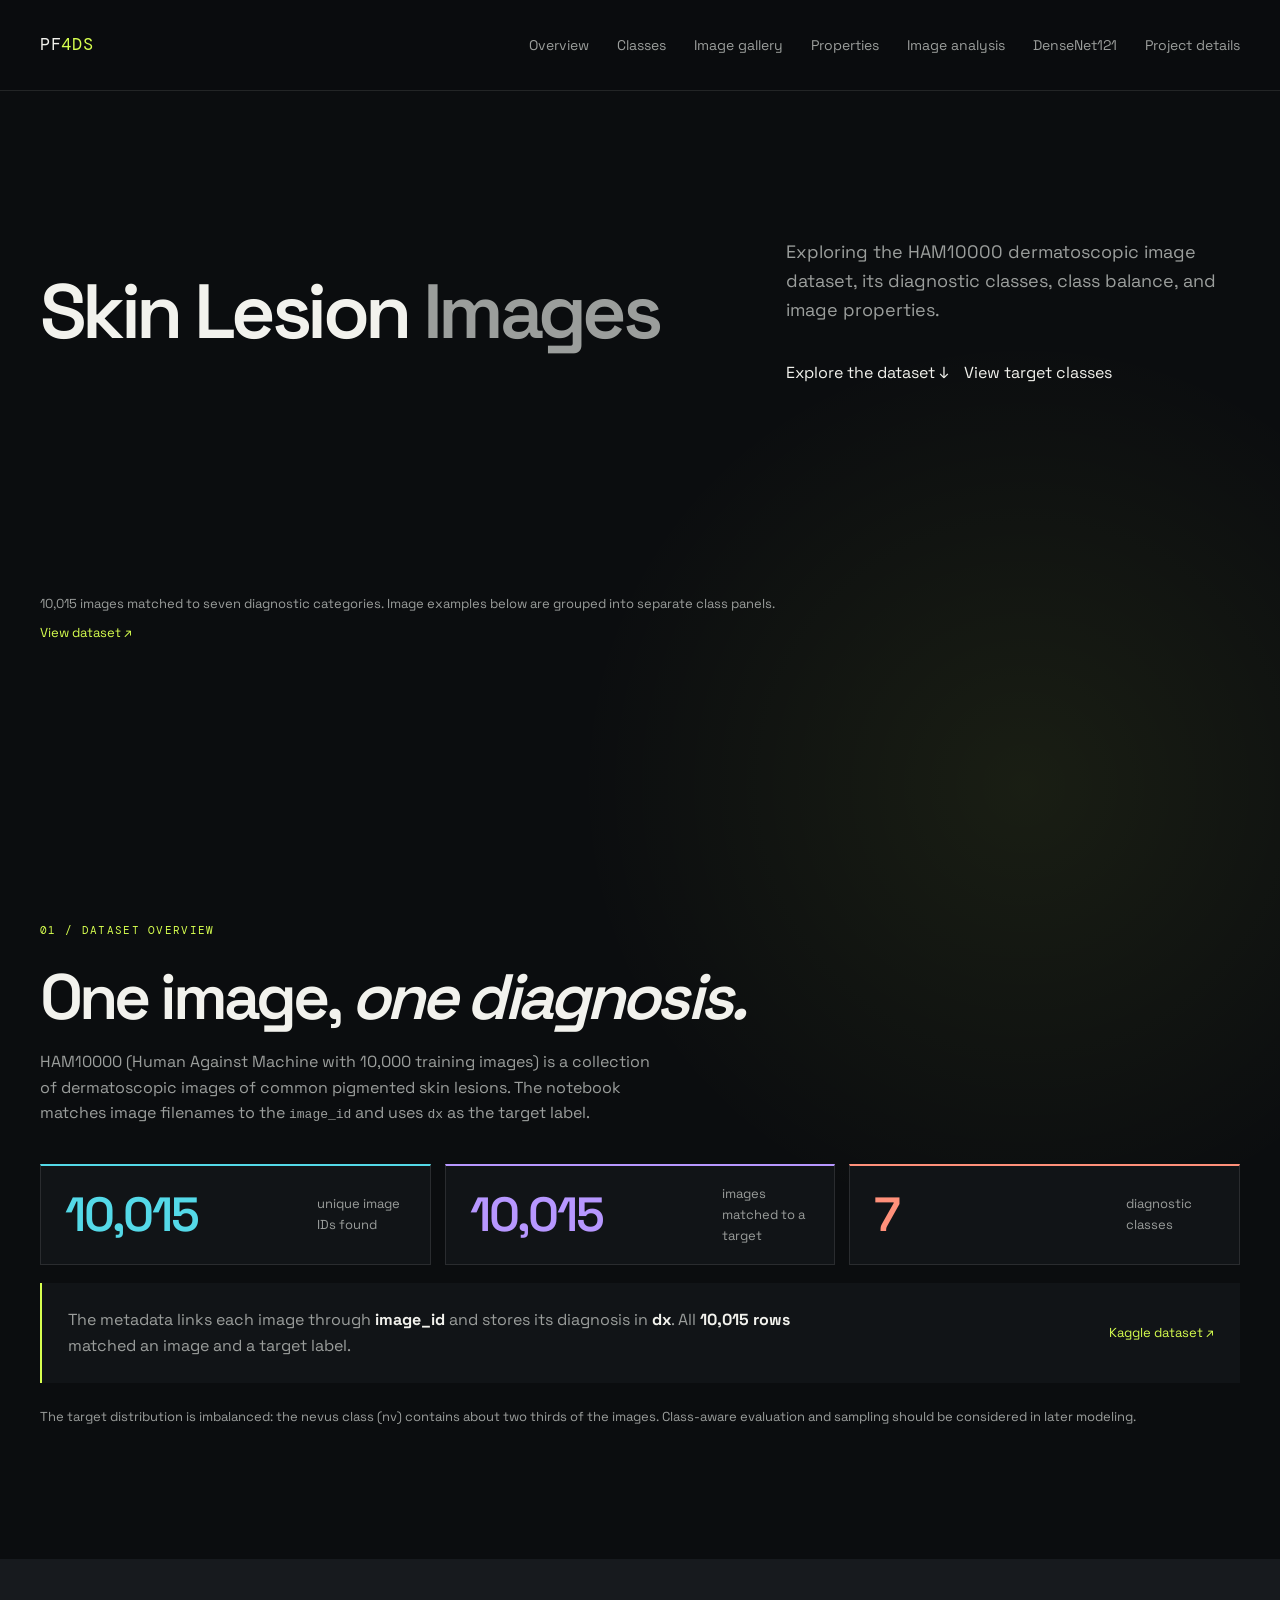
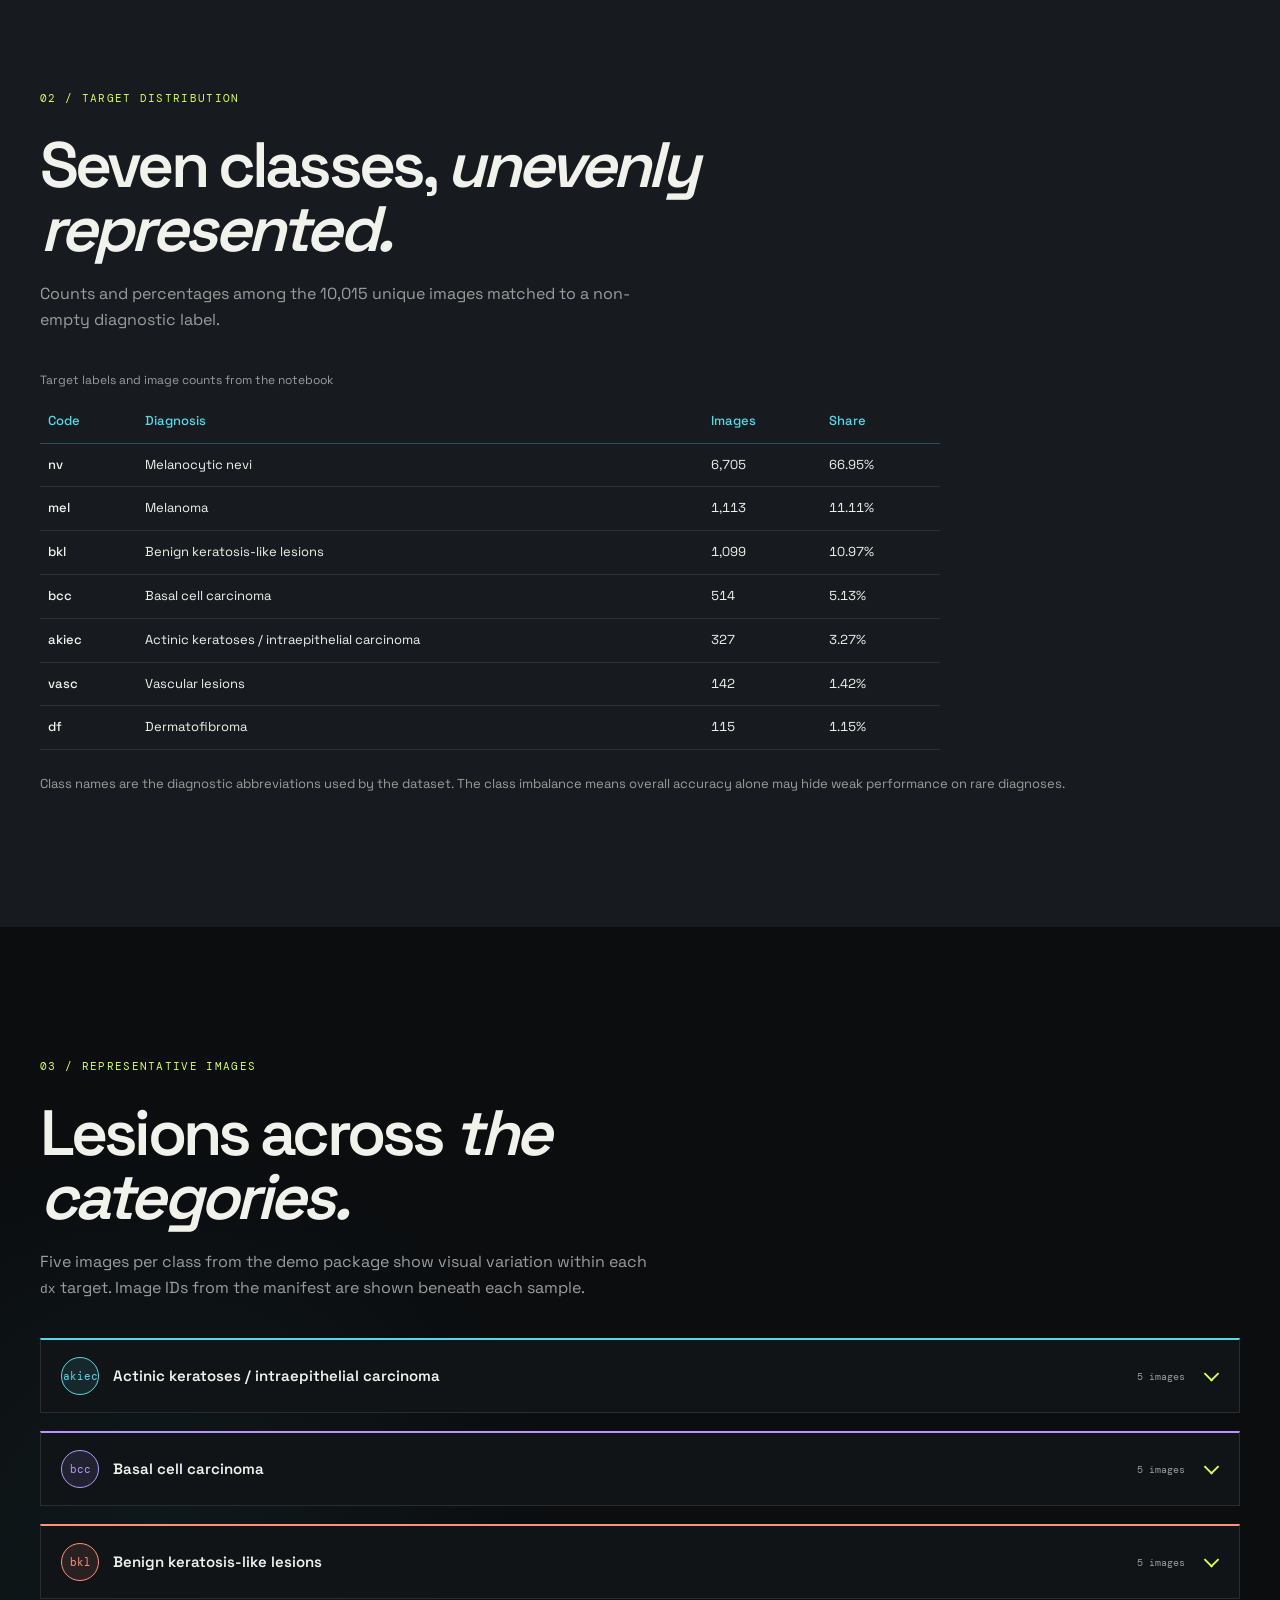
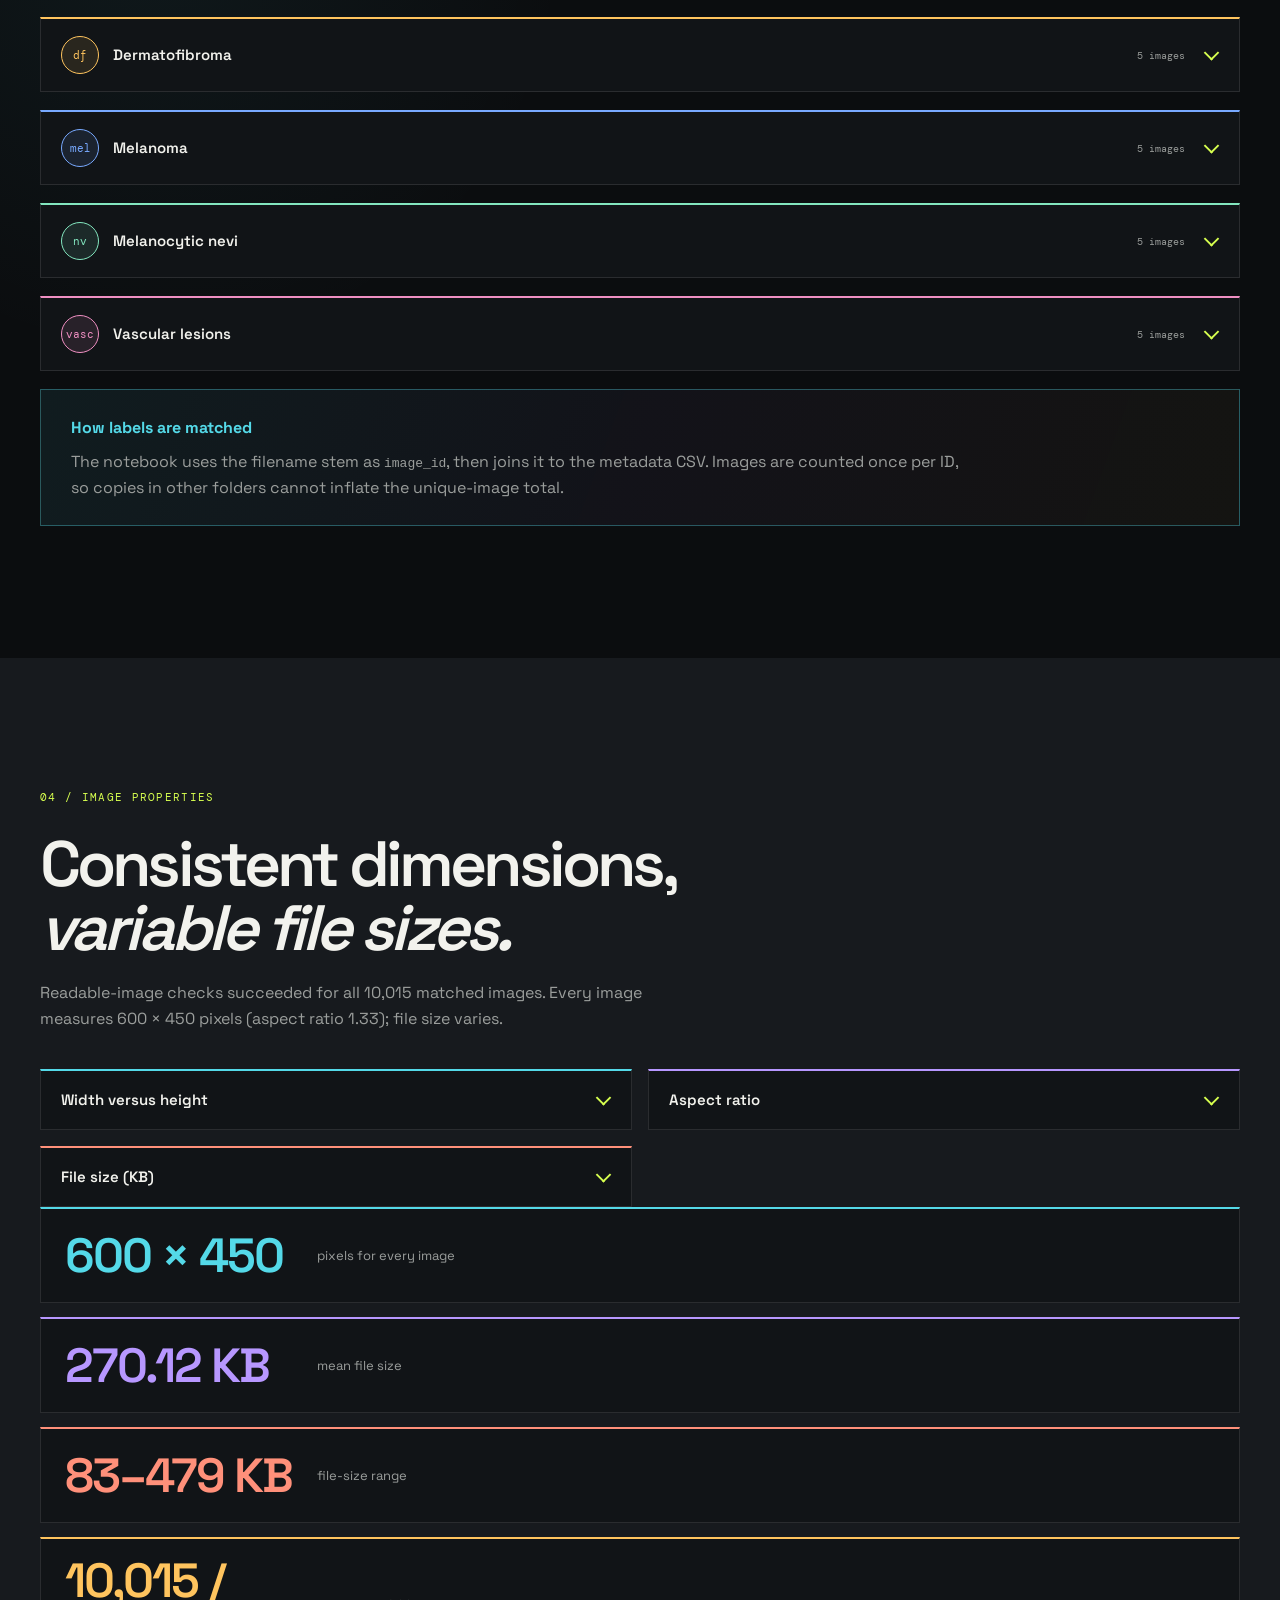
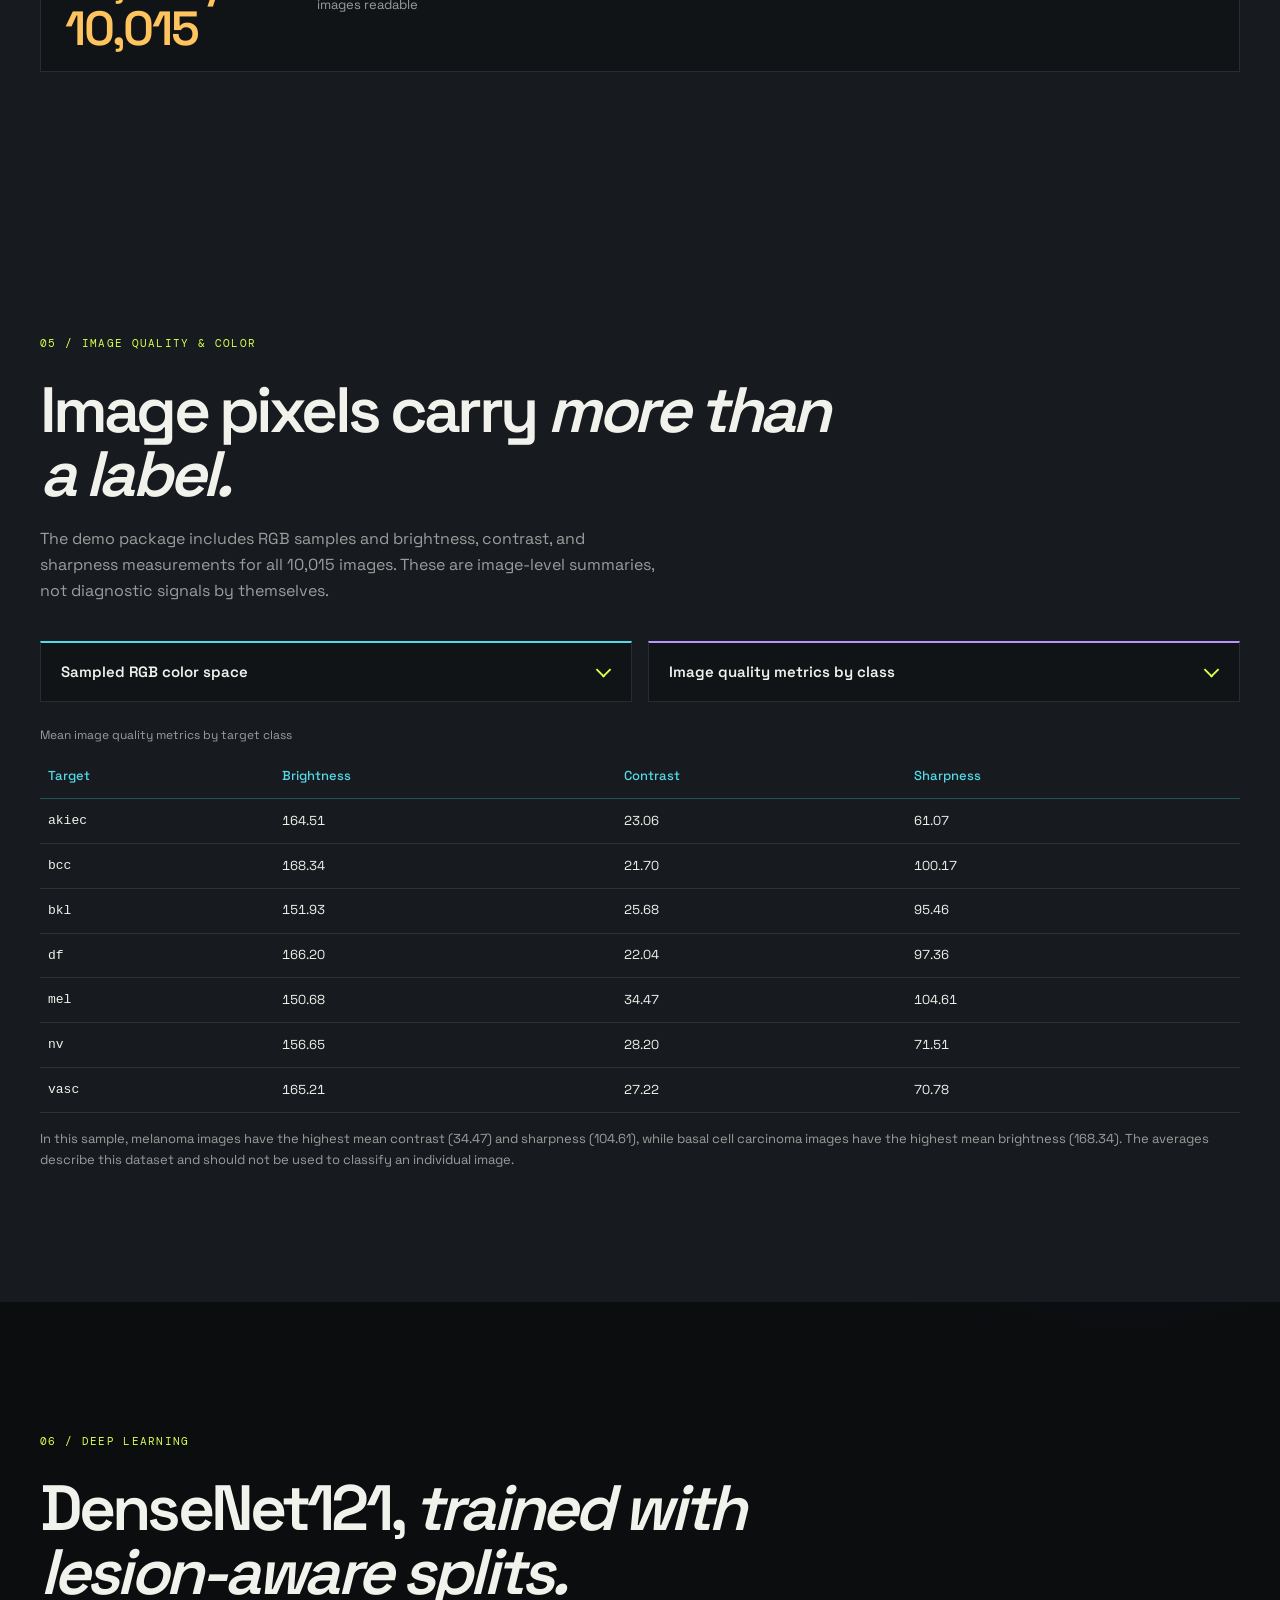
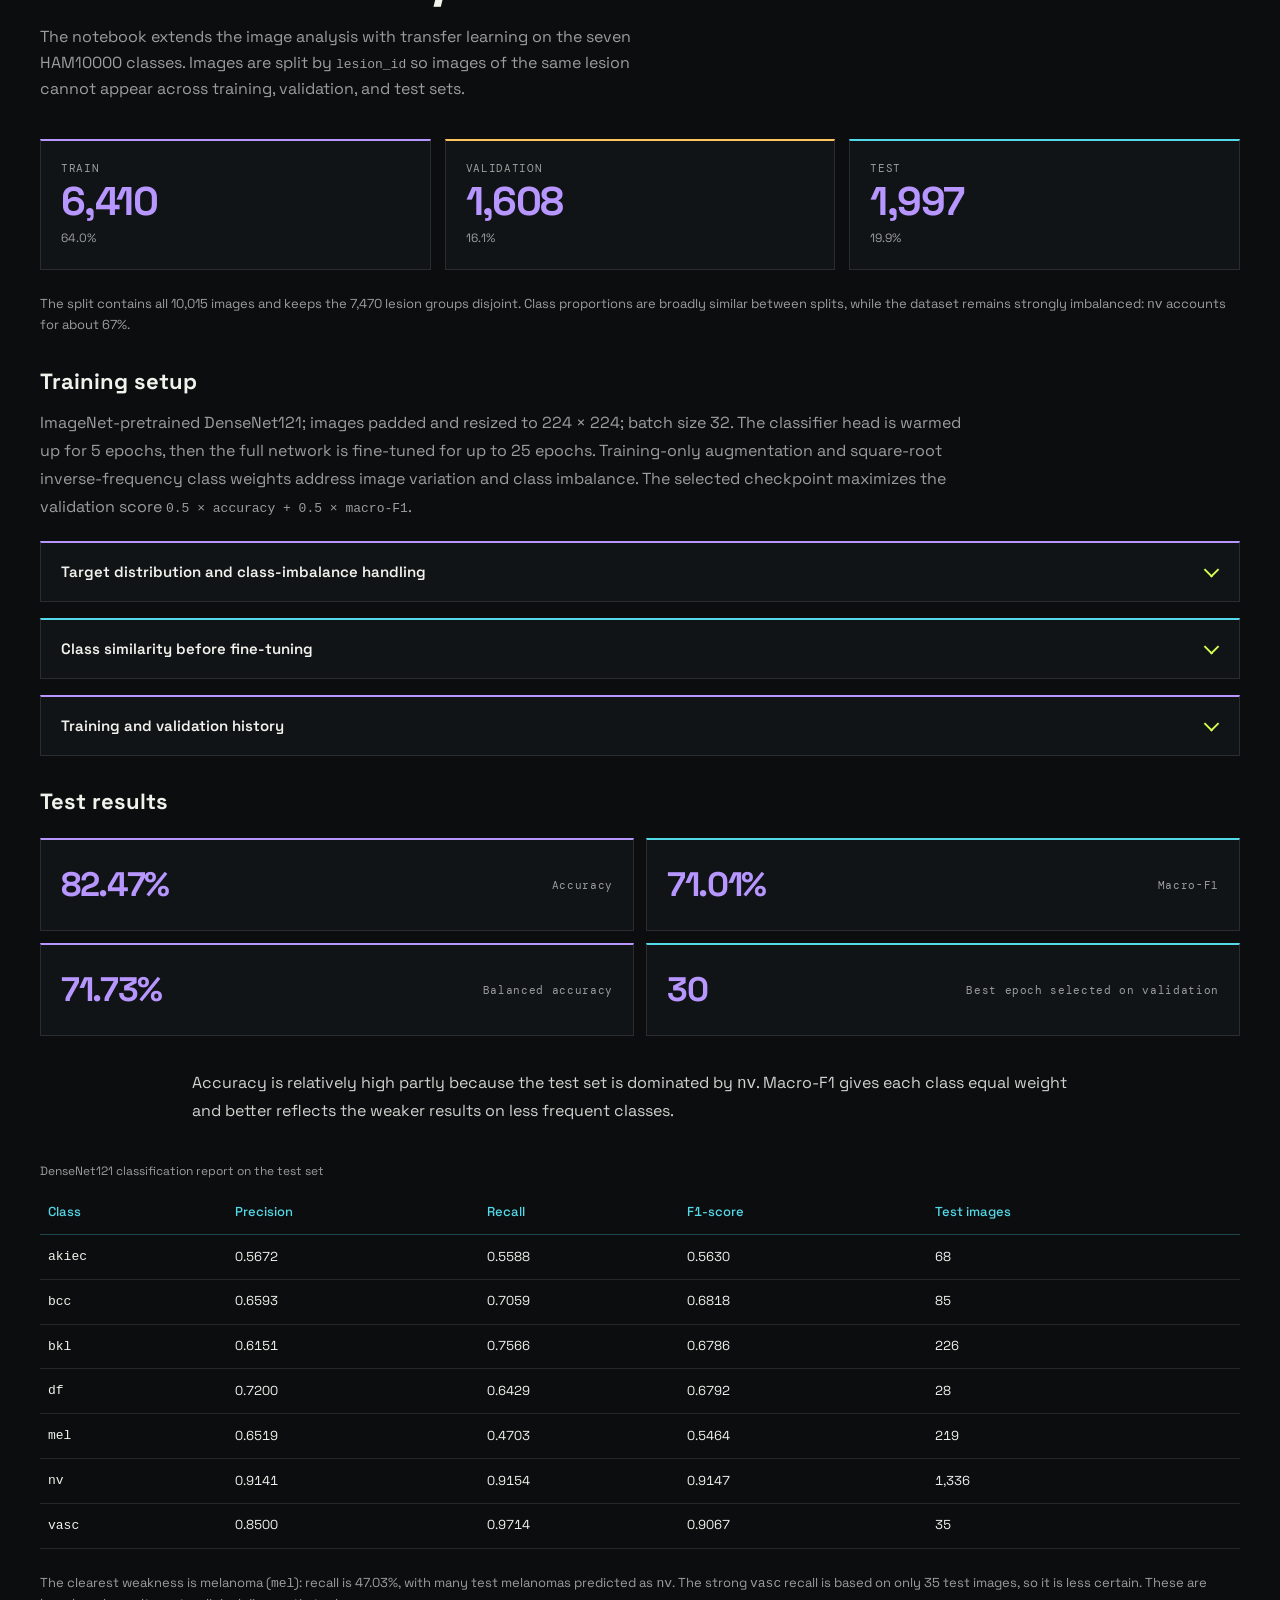
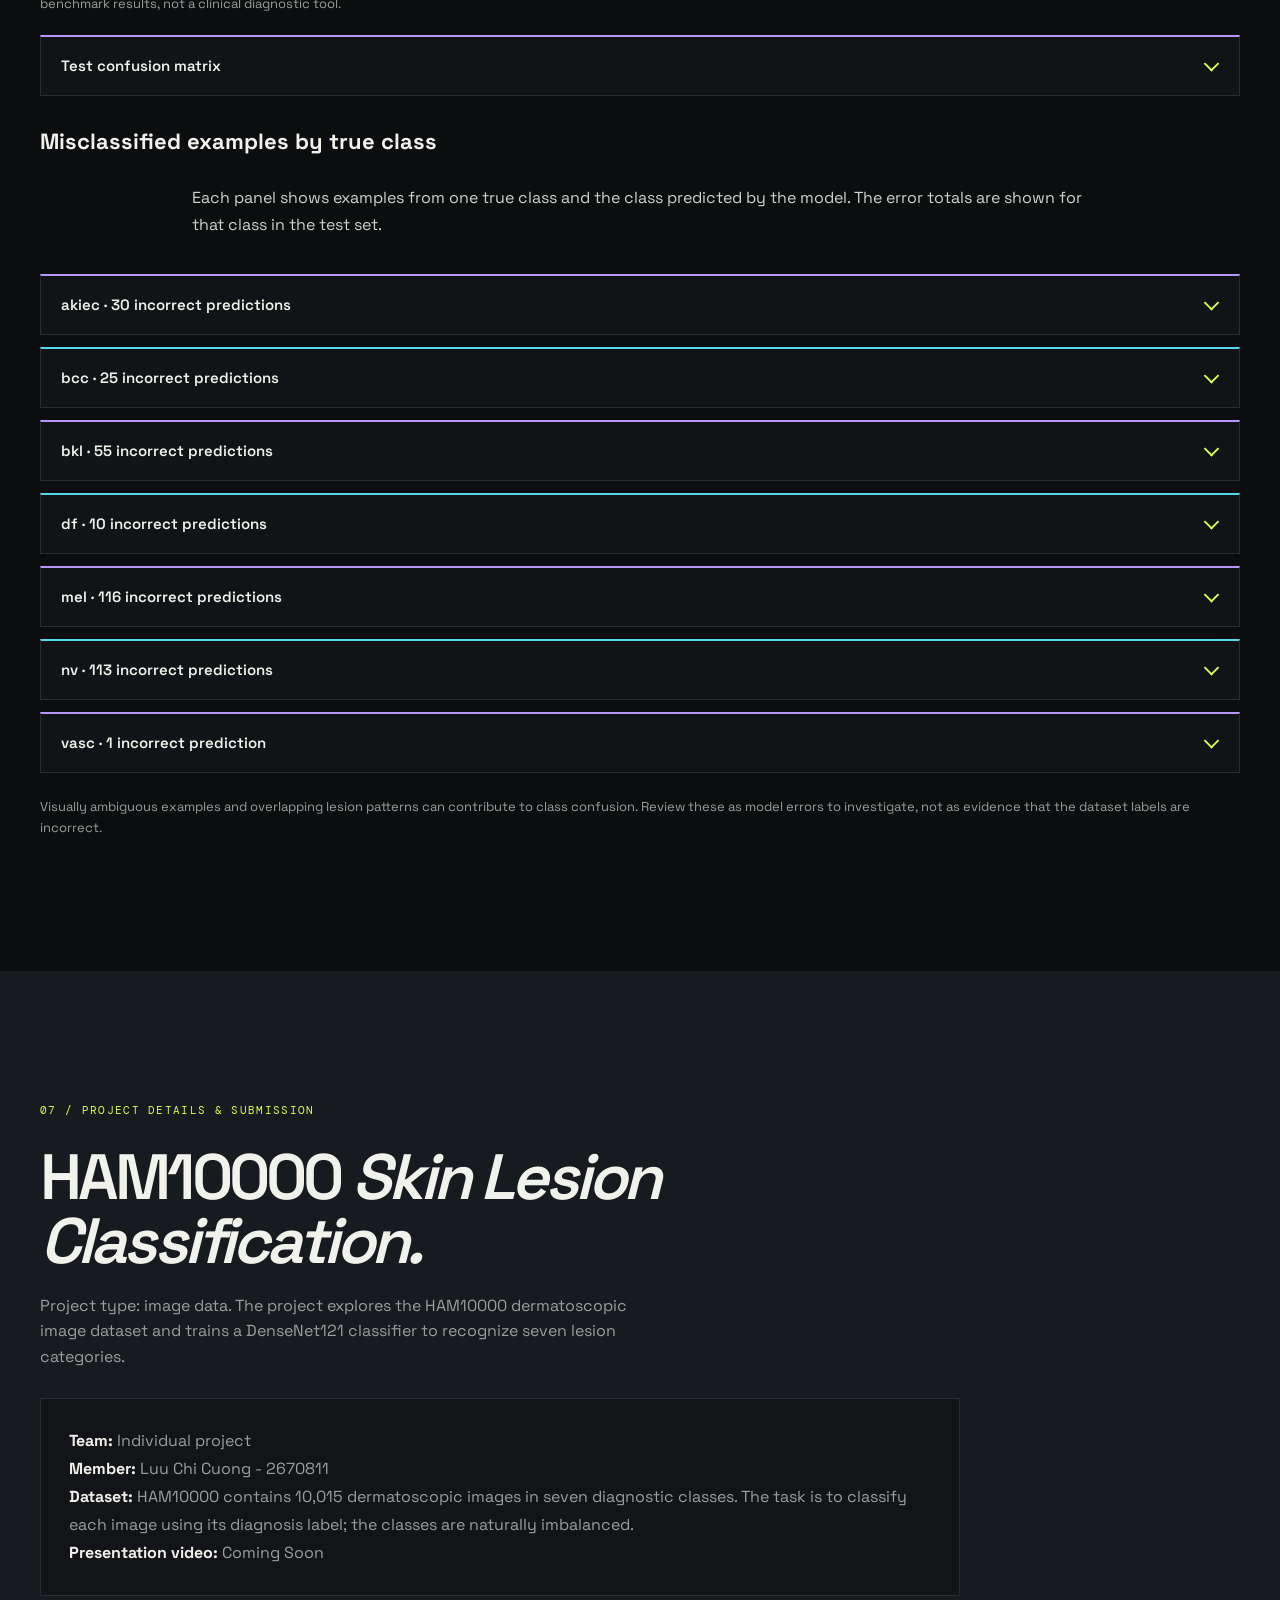
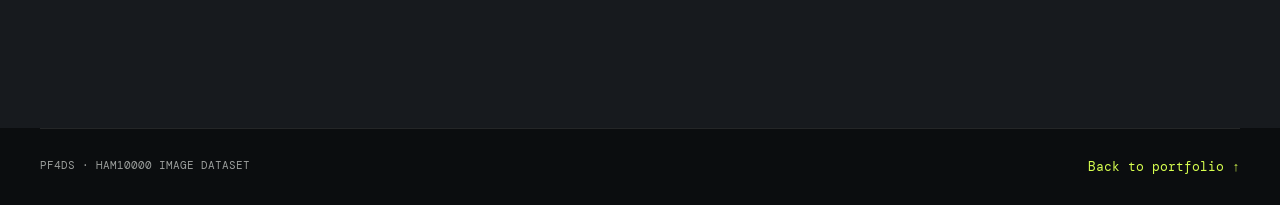
<file: PF4DS/image/index.html>
<!DOCTYPE html>
<html lang="en">
<head>
  <meta charset="UTF-8">
  <meta name="viewport" content="width=device-width, initial-scale=1.0">
  <meta name="description" content="HAM10000 image dataset validation and exploratory analysis for PF4DS.">
  <title>HAM10000 Image Dataset | PF4DS</title>
  <link rel="stylesheet" href="../style.css?v=14">
  <link rel="stylesheet" href="../tabular/style.css?v=6">
  <link rel="stylesheet" href="style.css?v=13">
  <script defer src="../script.js"></script>
</head>
<body>
  <header class="site-header">
    <div class="navbar container">
      <a class="brand" href="../">PF<span>4DS</span></a>
      <button class="menu-toggle" aria-label="Toggle navigation" aria-expanded="false">&#9776;</button>
      <nav class="nav-links" aria-label="Main navigation">
        <a href="#overview">Overview</a><a href="#classes">Classes</a><a href="#images">Image gallery</a><a href="#properties">Properties</a><a href="#image-analysis">Image analysis</a><a href="#densenet">DenseNet121</a><a href="#project-info">Project details</a>
      </nav>
    </div>
  </header>
  <main>
    <section class="hero container image-hero">
      <h1>Skin Lesion <span>Images</span></h1>
      <div class="hero-support">
        <p class="hero-description">Exploring the HAM10000 dermatoscopic image dataset, its diagnostic classes, class balance, and image properties.</p>
        <div class="hero-actions">
          <a href="#overview" class="primary-btn">Explore the dataset &darr;</a>
          <a href="#classes" class="secondary-btn">View target classes</a>
        </div>
      </div>
      <div class="hero-note">
        <p>10,015 images matched to seven diagnostic categories. Image examples below are grouped into separate class panels.</p>
        <a href="https://www.kaggle.com/datasets/kmader/skin-cancer-mnist-ham10000" target="_blank" rel="noopener noreferrer">View dataset &nearr;</a>
      </div>
    </section>
    <section id="overview" class="section container">
      <div class="section-number">01 / DATASET OVERVIEW</div>
      <div class="section-heading"><h2>One image, <em>one diagnosis.</em></h2><p>HAM10000 (Human Against Machine with 10,000 training images) is a collection of dermatoscopic images of common pigmented skin lesions. The notebook matches image filenames to the <code>image_id</code> and uses <code>dx</code> as the target label.</p></div>
      <div class="stat-grid">
        <article class="stat-card"><span class="stat-value">10,015</span><span class="stat-label">unique image IDs found</span></article>
        <article class="stat-card"><span class="stat-value">10,015</span><span class="stat-label">images matched to a target</span></article>
        <article class="stat-card"><span class="stat-value">7</span><span class="stat-label">diagnostic classes</span></article>
      </div>
      <div class="overview-note">
        <p>The metadata links each image through <strong>image_id</strong> and stores its diagnosis in <strong>dx</strong>. All <strong>10,015 rows</strong> matched an image and a target label.</p>
        <a href="https://www.kaggle.com/datasets/kmader/skin-cancer-mnist-ham10000" target="_blank" rel="noopener noreferrer">Kaggle dataset &nearr;</a>
      </div>
      <p class="scope-note">The target distribution is imbalanced: the nevus class (nv) contains about two thirds of the images. Class-aware evaluation and sampling should be considered in later modeling.</p>
    </section>
    <section id="classes" class="section section-muted">
      <div class="container">
        <div class="section-number">02 / TARGET DISTRIBUTION</div>
        <div class="section-heading"><h2>Seven classes, <em>unevenly represented.</em></h2><p>Counts and percentages among the 10,015 unique images matched to a non-empty diagnostic label.</p></div>
        <div class="table-wrap class-table"><table><caption>Target labels and image counts from the notebook</caption><thead><tr><th scope="col">Code</th><th scope="col">Diagnosis</th><th scope="col">Images</th><th scope="col">Share</th></tr></thead><tbody>
          <tr><th scope="row">nv</th><td>Melanocytic nevi</td><td>6,705</td><td>66.95%</td></tr><tr><th scope="row">mel</th><td>Melanoma</td><td>1,113</td><td>11.11%</td></tr><tr><th scope="row">bkl</th><td>Benign keratosis-like lesions</td><td>1,099</td><td>10.97%</td></tr><tr><th scope="row">bcc</th><td>Basal cell carcinoma</td><td>514</td><td>5.13%</td></tr><tr><th scope="row">akiec</th><td>Actinic keratoses / intraepithelial carcinoma</td><td>327</td><td>3.27%</td></tr><tr><th scope="row">vasc</th><td>Vascular lesions</td><td>142</td><td>1.42%</td></tr><tr><th scope="row">df</th><td>Dermatofibroma</td><td>115</td><td>1.15%</td></tr>
        </tbody></table></div>
        <p class="scope-note">Class names are the diagnostic abbreviations used by the dataset. The class imbalance means overall accuracy alone may hide weak performance on rare diagnoses.</p>
      </div>
    </section>
    <section id="images" class="section container">
      <div class="section-number">03 / REPRESENTATIVE IMAGES</div>
      <div class="section-heading"><h2>Lesions across <em>the categories.</em></h2><p>Five images per class from the demo package show visual variation within each <code>dx</code> target. Image IDs from the manifest are shown beneath each sample.</p></div>
      <div class="sample-grid"><details class="figure-card sample-card"><summary><span class="sample-code">akiec</span><span class="sample-title">Actinic keratoses / intraepithelial carcinoma</span><span class="sample-count">5 images</span></summary><div class="chart-content"><div class="sample-photo-grid"><figure class="sample-photo"><img src="images/demo/akiec/ISIC_0032404.jpg" alt="HAM10000 dermatoscopic image ISIC_0032404, target class akiec (Actinic keratoses / intraepithelial carcinoma)" loading="lazy"><figcaption>ISIC_0032404</figcaption></figure><figure class="sample-photo"><img src="images/demo/akiec/ISIC_0028644.jpg" alt="HAM10000 dermatoscopic image ISIC_0028644, target class akiec (Actinic keratoses / intraepithelial carcinoma)" loading="lazy"><figcaption>ISIC_0028644</figcaption></figure><figure class="sample-photo"><img src="images/demo/akiec/ISIC_0030591.jpg" alt="HAM10000 dermatoscopic image ISIC_0030591, target class akiec (Actinic keratoses / intraepithelial carcinoma)" loading="lazy"><figcaption>ISIC_0030591</figcaption></figure><figure class="sample-photo"><img src="images/demo/akiec/ISIC_0030714.jpg" alt="HAM10000 dermatoscopic image ISIC_0030714, target class akiec (Actinic keratoses / intraepithelial carcinoma)" loading="lazy"><figcaption>ISIC_0030714</figcaption></figure><figure class="sample-photo"><img src="images/demo/akiec/ISIC_0027343.jpg" alt="HAM10000 dermatoscopic image ISIC_0027343, target class akiec (Actinic keratoses / intraepithelial carcinoma)" loading="lazy"><figcaption>ISIC_0027343</figcaption></figure></div><p class="figure-comment">These five examples show variation within the akiec target class. The labels are dataset annotations, not a clinical assessment of the images.</p></div></details><details class="figure-card sample-card"><summary><span class="sample-code">bcc</span><span class="sample-title">Basal cell carcinoma</span><span class="sample-count">5 images</span></summary><div class="chart-content"><div class="sample-photo-grid"><figure class="sample-photo"><img src="images/demo/bcc/ISIC_0024931.jpg" alt="HAM10000 dermatoscopic image ISIC_0024931, target class bcc (Basal cell carcinoma)" loading="lazy"><figcaption>ISIC_0024931</figcaption></figure><figure class="sample-photo"><img src="images/demo/bcc/ISIC_0030335.jpg" alt="HAM10000 dermatoscopic image ISIC_0030335, target class bcc (Basal cell carcinoma)" loading="lazy"><figcaption>ISIC_0030335</figcaption></figure><figure class="sample-photo"><img src="images/demo/bcc/ISIC_0030403.jpg" alt="HAM10000 dermatoscopic image ISIC_0030403, target class bcc (Basal cell carcinoma)" loading="lazy"><figcaption>ISIC_0030403</figcaption></figure><figure class="sample-photo"><img src="images/demo/bcc/ISIC_0031520.jpg" alt="HAM10000 dermatoscopic image ISIC_0031520, target class bcc (Basal cell carcinoma)" loading="lazy"><figcaption>ISIC_0031520</figcaption></figure><figure class="sample-photo"><img src="images/demo/bcc/ISIC_0028719.jpg" alt="HAM10000 dermatoscopic image ISIC_0028719, target class bcc (Basal cell carcinoma)" loading="lazy"><figcaption>ISIC_0028719</figcaption></figure></div><p class="figure-comment">These five examples show variation within the bcc target class. The labels are dataset annotations, not a clinical assessment of the images.</p></div></details><details class="figure-card sample-card"><summary><span class="sample-code">bkl</span><span class="sample-title">Benign keratosis-like lesions</span><span class="sample-count">5 images</span></summary><div class="chart-content"><div class="sample-photo-grid"><figure class="sample-photo"><img src="images/demo/bkl/ISIC_0025064.jpg" alt="HAM10000 dermatoscopic image ISIC_0025064, target class bkl (Benign keratosis-like lesions)" loading="lazy"><figcaption>ISIC_0025064</figcaption></figure><figure class="sample-photo"><img src="images/demo/bkl/ISIC_0033509.jpg" alt="HAM10000 dermatoscopic image ISIC_0033509, target class bkl (Benign keratosis-like lesions)" loading="lazy"><figcaption>ISIC_0033509</figcaption></figure><figure class="sample-photo"><img src="images/demo/bkl/ISIC_0025746.jpg" alt="HAM10000 dermatoscopic image ISIC_0025746, target class bkl (Benign keratosis-like lesions)" loading="lazy"><figcaption>ISIC_0025746</figcaption></figure><figure class="sample-photo"><img src="images/demo/bkl/ISIC_0026443.jpg" alt="HAM10000 dermatoscopic image ISIC_0026443, target class bkl (Benign keratosis-like lesions)" loading="lazy"><figcaption>ISIC_0026443</figcaption></figure><figure class="sample-photo"><img src="images/demo/bkl/ISIC_0034189.jpg" alt="HAM10000 dermatoscopic image ISIC_0034189, target class bkl (Benign keratosis-like lesions)" loading="lazy"><figcaption>ISIC_0034189</figcaption></figure></div><p class="figure-comment">These five examples show variation within the bkl target class. The labels are dataset annotations, not a clinical assessment of the images.</p></div></details><details class="figure-card sample-card"><summary><span class="sample-code">df</span><span class="sample-title">Dermatofibroma</span><span class="sample-count">5 images</span></summary><div class="chart-content"><div class="sample-photo-grid"><figure class="sample-photo"><img src="images/demo/df/ISIC_0031443.jpg" alt="HAM10000 dermatoscopic image ISIC_0031443, target class df (Dermatofibroma)" loading="lazy"><figcaption>ISIC_0031443</figcaption></figure><figure class="sample-photo"><img src="images/demo/df/ISIC_0025302.jpg" alt="HAM10000 dermatoscopic image ISIC_0025302, target class df (Dermatofibroma)" loading="lazy"><figcaption>ISIC_0025302</figcaption></figure><figure class="sample-photo"><img src="images/demo/df/ISIC_0028346.jpg" alt="HAM10000 dermatoscopic image ISIC_0028346, target class df (Dermatofibroma)" loading="lazy"><figcaption>ISIC_0028346</figcaption></figure><figure class="sample-photo"><img src="images/demo/df/ISIC_0031344.jpg" alt="HAM10000 dermatoscopic image ISIC_0031344, target class df (Dermatofibroma)" loading="lazy"><figcaption>ISIC_0031344</figcaption></figure><figure class="sample-photo"><img src="images/demo/df/ISIC_0026254.jpg" alt="HAM10000 dermatoscopic image ISIC_0026254, target class df (Dermatofibroma)" loading="lazy"><figcaption>ISIC_0026254</figcaption></figure></div><p class="figure-comment">These five examples show variation within the df target class. The labels are dataset annotations, not a clinical assessment of the images.</p></div></details><details class="figure-card sample-card"><summary><span class="sample-code">mel</span><span class="sample-title">Melanoma</span><span class="sample-count">5 images</span></summary><div class="chart-content"><div class="sample-photo-grid"><figure class="sample-photo"><img src="images/demo/mel/ISIC_0028467.jpg" alt="HAM10000 dermatoscopic image ISIC_0028467, target class mel (Melanoma)" loading="lazy"><figcaption>ISIC_0028467</figcaption></figure><figure class="sample-photo"><img src="images/demo/mel/ISIC_0030653.jpg" alt="HAM10000 dermatoscopic image ISIC_0030653, target class mel (Melanoma)" loading="lazy"><figcaption>ISIC_0030653</figcaption></figure><figure class="sample-photo"><img src="images/demo/mel/ISIC_0026694.jpg" alt="HAM10000 dermatoscopic image ISIC_0026694, target class mel (Melanoma)" loading="lazy"><figcaption>ISIC_0026694</figcaption></figure><figure class="sample-photo"><img src="images/demo/mel/ISIC_0032976.jpg" alt="HAM10000 dermatoscopic image ISIC_0032976, target class mel (Melanoma)" loading="lazy"><figcaption>ISIC_0032976</figcaption></figure><figure class="sample-photo"><img src="images/demo/mel/ISIC_0033431.jpg" alt="HAM10000 dermatoscopic image ISIC_0033431, target class mel (Melanoma)" loading="lazy"><figcaption>ISIC_0033431</figcaption></figure></div><p class="figure-comment">These five examples show variation within the mel target class. The labels are dataset annotations, not a clinical assessment of the images.</p></div></details><details class="figure-card sample-card"><summary><span class="sample-code">nv</span><span class="sample-title">Melanocytic nevi</span><span class="sample-count">5 images</span></summary><div class="chart-content"><div class="sample-photo-grid"><figure class="sample-photo"><img src="images/demo/nv/ISIC_0029182.jpg" alt="HAM10000 dermatoscopic image ISIC_0029182, target class nv (Melanocytic nevi)" loading="lazy"><figcaption>ISIC_0029182</figcaption></figure><figure class="sample-photo"><img src="images/demo/nv/ISIC_0025043.jpg" alt="HAM10000 dermatoscopic image ISIC_0025043, target class nv (Melanocytic nevi)" loading="lazy"><figcaption>ISIC_0025043</figcaption></figure><figure class="sample-photo"><img src="images/demo/nv/ISIC_0026001.jpg" alt="HAM10000 dermatoscopic image ISIC_0026001, target class nv (Melanocytic nevi)" loading="lazy"><figcaption>ISIC_0026001</figcaption></figure><figure class="sample-photo"><img src="images/demo/nv/ISIC_0033040.jpg" alt="HAM10000 dermatoscopic image ISIC_0033040, target class nv (Melanocytic nevi)" loading="lazy"><figcaption>ISIC_0033040</figcaption></figure><figure class="sample-photo"><img src="images/demo/nv/ISIC_0033729.jpg" alt="HAM10000 dermatoscopic image ISIC_0033729, target class nv (Melanocytic nevi)" loading="lazy"><figcaption>ISIC_0033729</figcaption></figure></div><p class="figure-comment">These five examples show variation within the nv target class. The labels are dataset annotations, not a clinical assessment of the images.</p></div></details><details class="figure-card sample-card"><summary><span class="sample-code">vasc</span><span class="sample-title">Vascular lesions</span><span class="sample-count">5 images</span></summary><div class="chart-content"><div class="sample-photo-grid"><figure class="sample-photo"><img src="images/demo/vasc/ISIC_0029404.jpg" alt="HAM10000 dermatoscopic image ISIC_0029404, target class vasc (Vascular lesions)" loading="lazy"><figcaption>ISIC_0029404</figcaption></figure><figure class="sample-photo"><img src="images/demo/vasc/ISIC_0026876.jpg" alt="HAM10000 dermatoscopic image ISIC_0026876, target class vasc (Vascular lesions)" loading="lazy"><figcaption>ISIC_0026876</figcaption></figure><figure class="sample-photo"><img src="images/demo/vasc/ISIC_0031093.jpg" alt="HAM10000 dermatoscopic image ISIC_0031093, target class vasc (Vascular lesions)" loading="lazy"><figcaption>ISIC_0031093</figcaption></figure><figure class="sample-photo"><img src="images/demo/vasc/ISIC_0027522.jpg" alt="HAM10000 dermatoscopic image ISIC_0027522, target class vasc (Vascular lesions)" loading="lazy"><figcaption>ISIC_0027522</figcaption></figure><figure class="sample-photo"><img src="images/demo/vasc/ISIC_0032240.jpg" alt="HAM10000 dermatoscopic image ISIC_0032240, target class vasc (Vascular lesions)" loading="lazy"><figcaption>ISIC_0032240</figcaption></figure></div><p class="figure-comment">These five examples show variation within the vasc target class. The labels are dataset annotations, not a clinical assessment of the images.</p></div></details></div>
      <div class="finding-strip"><strong>How labels are matched</strong><p>The notebook uses the filename stem as <code>image_id</code>, then joins it to the metadata CSV. Images are counted once per ID, so copies in other folders cannot inflate the unique-image total.</p></div>
    </section>
    <section id="properties" class="section section-muted">
      <div class="container">
        <div class="section-number">04 / IMAGE PROPERTIES</div>
        <div class="section-heading"><h2>Consistent dimensions, <em>variable file sizes.</em></h2><p>Readable-image checks succeeded for all 10,015 matched images. Every image measures 600 &times; 450 pixels (aspect ratio 1.33); file size varies.</p></div>
        <div class="property-grid">
          <details class="figure-card"><summary>Width versus height</summary><div class="chart-content"><img src="images/ham10000-dimensions.png" alt="Scatter plot of image width versus height by diagnosis; all images have dimensions 600 by 450 pixels" loading="lazy"><p class="figure-comment">All readable images share the same dimensions: 600 pixels wide by 450 pixels high.</p></div></details>
          <details class="figure-card"><summary>Aspect ratio</summary><div class="chart-content"><img src="images/ham10000-aspect-ratio.png" alt="Histogram of aspect ratios, concentrated at approximately 1.33" loading="lazy"><p class="figure-comment">The aspect ratio is consistent at approximately 1.33 across the dataset.</p></div></details>
          <details class="figure-card"><summary>File size (KB)</summary><div class="chart-content"><img src="images/ham10000-file-size.png" alt="Histogram of image file sizes in kilobytes" loading="lazy"><p class="figure-comment">File sizes vary despite identical image dimensions; the mean is 270.12 KB.</p></div></details>
        </div>
        <div class="stat-grid property-stats"><article class="stat-card"><span class="stat-value">600 &times; 450</span><span class="stat-label">pixels for every image</span></article><article class="stat-card"><span class="stat-value">270.12 KB</span><span class="stat-label">mean file size</span></article><article class="stat-card"><span class="stat-value">83&ndash;479 KB</span><span class="stat-label">file-size range</span></article><article class="stat-card"><span class="stat-value">10,015 / 10,015</span><span class="stat-label">images readable</span></article></div>
      </div>
    </section>
<section id="image-analysis" class="section section-muted image-analysis-section">
      <div class="container">
        <div class="section-number">05 / IMAGE QUALITY &amp; COLOR</div>
        <div class="section-heading"><h2>Image pixels carry <em>more than a label.</em></h2><p>The demo package includes RGB samples and brightness, contrast, and sharpness measurements for all 10,015 images. These are image-level summaries, not diagnostic signals by themselves.</p></div>
        <div class="image-analysis-grid">
          <details class="figure-card image-analysis-card"><summary>Sampled RGB color space</summary><div class="chart-content"><iframe src="analysis/color_space_rgb_3d.html" title="Interactive three-dimensional RGB color distribution by target class" loading="lazy"></iframe><p class="figure-comment">The class samples occupy overlapping color ranges, so RGB color alone does not cleanly separate the target labels.</p></div></details>
          <details class="figure-card image-analysis-card"><summary>Image quality metrics by class</summary><div class="chart-content"><iframe src="analysis/image_quality_metrics_scatter.html" title="Interactive scatter plot of image brightness, contrast, and sharpness by target class" loading="lazy"></iframe><p class="figure-comment">Brightness, contrast, and sharpness vary within each class and overlap across classes. Treat these measurements as image properties, not evidence of a diagnosis.</p></div></details>
        </div>
        <div class="table-wrap class-table"><table><caption>Mean image quality metrics by target class</caption><thead><tr><th scope="col">Target</th><th scope="col">Brightness</th><th scope="col">Contrast</th><th scope="col">Sharpness</th></tr></thead><tbody><tr><th scope="row"><code>akiec</code></th><td>164.51</td><td>23.06</td><td>61.07</td></tr><tr><th scope="row"><code>bcc</code></th><td>168.34</td><td>21.70</td><td>100.17</td></tr><tr><th scope="row"><code>bkl</code></th><td>151.93</td><td>25.68</td><td>95.46</td></tr><tr><th scope="row"><code>df</code></th><td>166.20</td><td>22.04</td><td>97.36</td></tr><tr><th scope="row"><code>mel</code></th><td>150.68</td><td>34.47</td><td>104.61</td></tr><tr><th scope="row"><code>nv</code></th><td>156.65</td><td>28.20</td><td>71.51</td></tr><tr><th scope="row"><code>vasc</code></th><td>165.21</td><td>27.22</td><td>70.78</td></tr></tbody></table></div>
        <p class="scope-note">In this sample, melanoma images have the highest mean contrast (34.47) and sharpness (104.61), while basal cell carcinoma images have the highest mean brightness (168.34). The averages describe this dataset and should not be used to classify an individual image.</p>
      </div>
    </section>
    <section id="densenet" class="section container densenet-section">
      <div class="section-number">06 / DEEP LEARNING</div>
      <div class="section-heading"><h2>DenseNet121, <em>trained with lesion-aware splits.</em></h2><p>The notebook extends the image analysis with transfer learning on the seven HAM10000 classes. Images are split by <code>lesion_id</code> so images of the same lesion cannot appear across training, validation, and test sets.</p></div>

      <div class="densenet-split">
        <article><span>TRAIN</span><strong>6,410</strong><small>64.0%</small></article>
        <article><span>VALIDATION</span><strong>1,608</strong><small>16.1%</small></article>
        <article><span>TEST</span><strong>1,997</strong><small>19.9%</small></article>
      </div>
      <p class="scope-note">The split contains all 10,015 images and keeps the 7,470 lesion groups disjoint. Class proportions are broadly similar between splits, while the dataset remains strongly imbalanced: <code>nv</code> accounts for about 67%.</p>

      <div class="densenet-method">
        <h3>Training setup</h3>
        <p>ImageNet-pretrained DenseNet121; images padded and resized to 224 × 224; batch size 32. The classifier head is warmed up for 5 epochs, then the full network is fine-tuned for up to 25 epochs. Training-only augmentation and square-root inverse-frequency class weights address image variation and class imbalance. The selected checkpoint maximizes the validation score <code>0.5 × accuracy + 0.5 × macro-F1</code>.</p>
      </div>

      <div class="densenet-figures">
        <details class="figure-card densenet-figure distribution-panel"><summary>Target distribution and class-imbalance handling</summary><div class="chart-content">
          <figure class="distribution-chart"><img src="images/densenet121/target-class-counts.png" alt="Train, validation, and test image counts shown separately for each of the seven HAM10000 classes." loading="lazy"><figcaption>The counts show the size difference between splits and the imbalance between classes: nevi (nv) have the most images, while df and vasc have few examples.</figcaption></figure>
          <figure class="distribution-chart"><img src="images/densenet121/target-class-percentages.png" alt="Within-split percentage of each HAM10000 class compared across train, validation, and test." loading="lazy"><figcaption>Class percentages are broadly similar across the three splits. The group-aware split preserves class proportions, but it does not make the classes equally represented.</figcaption></figure>
          <div class="imbalance-note"><h3>How the notebook reduces class imbalance</h3><p>Training uses <strong>weighted cross-entropy</strong>. Each class's loss weight is based on <code>(largest training class count / that class's count)<sup>0.5</sup></code>. This gives rare classes more influence during learning and limits the dominance of the much larger <code>nv</code> class, without aggressively upweighting the rarest classes.</p><p>The notebook applies these weights to the <strong>training loss only</strong>; it does not duplicate minority images or remove majority images. Validation and test sets keep their natural distribution so evaluation reflects the dataset. The imbalance is therefore mitigated, not eliminated, which is why macro-F1 and per-class recall matter alongside accuracy.</p></div>
        </div></details>
        <details class="figure-card densenet-figure"><summary>Class similarity before fine-tuning</summary><div class="chart-content"><img src="images/densenet121/imagenet-class-similarity.png" alt="Cosine similarity matrix between class-average ImageNet-pretrained DenseNet121 embeddings, computed from training images." loading="lazy"><p class="figure-comment">Class prototypes have high cosine similarity (about 0.92–0.98), showing substantial overlap in these ImageNet features. This is a pre-training diagnostic from train images, not the final HAM10000 classifier's performance.</p></div></details>
        <details class="figure-card densenet-figure"><summary>Training and validation history</summary><div class="chart-content"><img src="images/densenet121/training-history.png" alt="Train and validation loss and validation accuracy, macro-F1, and balanced accuracy over 30 epochs." loading="lazy"><p class="figure-comment">Loss decreases and validation scores improve during training. The validation curves level off and fluctuate in later epochs, so selecting the best validation checkpoint helps avoid relying on the last epoch by default.</p></div></details>
      </div>

      <div class="densenet-results">
        <h3>Test results</h3>
        <div class="densenet-metrics">
          <article><strong>82.47%</strong><span>Accuracy</span></article>
          <article><strong>71.01%</strong><span>Macro-F1</span></article>
          <article><strong>71.73%</strong><span>Balanced accuracy</span></article>
          <article><strong>30</strong><span>Best epoch selected on validation</span></article>
        </div>
        <p class="figure-comment">Accuracy is relatively high partly because the test set is dominated by <code>nv</code>. Macro-F1 gives each class equal weight and better reflects the weaker results on less frequent classes.</p>
        <div class="table-wrap class-table densenet-report"><table><caption>DenseNet121 classification report on the test set</caption><thead><tr><th scope="col">Class</th><th scope="col">Precision</th><th scope="col">Recall</th><th scope="col">F1-score</th><th scope="col">Test images</th></tr></thead><tbody>
          <tr><th scope="row"><code>akiec</code></th><td>0.5672</td><td>0.5588</td><td>0.5630</td><td>68</td></tr>
          <tr><th scope="row"><code>bcc</code></th><td>0.6593</td><td>0.7059</td><td>0.6818</td><td>85</td></tr>
          <tr><th scope="row"><code>bkl</code></th><td>0.6151</td><td>0.7566</td><td>0.6786</td><td>226</td></tr>
          <tr><th scope="row"><code>df</code></th><td>0.7200</td><td>0.6429</td><td>0.6792</td><td>28</td></tr>
          <tr><th scope="row"><code>mel</code></th><td>0.6519</td><td>0.4703</td><td>0.5464</td><td>219</td></tr>
          <tr><th scope="row"><code>nv</code></th><td>0.9141</td><td>0.9154</td><td>0.9147</td><td>1,336</td></tr>
          <tr><th scope="row"><code>vasc</code></th><td>0.8500</td><td>0.9714</td><td>0.9067</td><td>35</td></tr>
        </tbody></table></div>
        <p class="scope-note">The clearest weakness is melanoma (<code>mel</code>): recall is 47.03%, with many test melanomas predicted as <code>nv</code>. The strong <code>vasc</code> recall is based on only 35 test images, so it is less certain. These are benchmark results, not a clinical diagnostic tool.</p>
      </div>

      <div class="densenet-figures">
        <details class="figure-card densenet-figure"><summary>Test confusion matrix</summary><div class="chart-content"><img src="images/densenet121/test-confusion-matrix.png" alt="Seven-class confusion matrix for DenseNet121 predictions on the 1,997 test images." loading="lazy"><p class="figure-comment">The matrix shows the correct predictions on the diagonal and the main confusions off-diagonal. In particular, 68 melanoma images are classified as nevi, matching the low melanoma recall in the table.</p></div></details>
      </div>
      <div class="densenet-errors">
        <h3>Misclassified examples by true class</h3>
        <p class="figure-comment">Each panel shows examples from one true class and the class predicted by the model. The error totals are shown for that class in the test set.</p>
        <div class="densenet-error-rows">
          <details class="figure-card densenet-figure"><summary>akiec · 30 incorrect predictions</summary><div class="chart-content"><img src="images/densenet121/misclassified/akiec.png" alt="Examples of 5 incorrectly predicted akiec test images, with predicted classes and the total of 30 errors." loading="lazy"><p class="figure-comment">The shown examples are a sample of 30 incorrect predictions for akiec.</p></div></details>
          <details class="figure-card densenet-figure"><summary>bcc · 25 incorrect predictions</summary><div class="chart-content"><img src="images/densenet121/misclassified/bcc.png" alt="Examples of 5 incorrectly predicted bcc test images, with predicted classes and the total of 25 errors." loading="lazy"><p class="figure-comment">The shown examples are a sample of 25 incorrect predictions for bcc.</p></div></details>
          <details class="figure-card densenet-figure"><summary>bkl · 55 incorrect predictions</summary><div class="chart-content"><img src="images/densenet121/misclassified/bkl.png" alt="Examples of 5 incorrectly predicted bkl test images, with predicted classes and the total of 55 errors." loading="lazy"><p class="figure-comment">The shown examples are a sample of 55 incorrect predictions for bkl.</p></div></details>
          <details class="figure-card densenet-figure"><summary>df · 10 incorrect predictions</summary><div class="chart-content"><img src="images/densenet121/misclassified/df.png" alt="Examples of 5 incorrectly predicted df test images, with predicted classes and the total of 10 errors." loading="lazy"><p class="figure-comment">The shown examples are a sample of 10 incorrect predictions for df.</p></div></details>
          <details class="figure-card densenet-figure"><summary>mel · 116 incorrect predictions</summary><div class="chart-content"><img src="images/densenet121/misclassified/mel.png" alt="Examples of 5 incorrectly predicted melanoma test images, with predicted classes and the total of 116 errors." loading="lazy"><p class="figure-comment">Melanoma has the largest error count; many are predicted as nevi, consistent with its 47.03% recall.</p></div></details>
          <details class="figure-card densenet-figure"><summary>nv · 113 incorrect predictions</summary><div class="chart-content"><img src="images/densenet121/misclassified/nv.png" alt="Examples of 5 incorrectly predicted nv test images, with predicted classes and the total of 113 errors." loading="lazy"><p class="figure-comment">Although nv has the strongest F1 score, it also has many errors in absolute count because it is by far the largest class.</p></div></details>
          <details class="figure-card densenet-figure"><summary>vasc · 1 incorrect prediction</summary><div class="chart-content"><img src="images/densenet121/misclassified/vasc.png" alt="The one incorrectly predicted vasc test image, with the model's predicted class." loading="lazy"><p class="figure-comment">This class has one error in the test set; its support is small at 35 images.</p></div></details>
        </div>
        <p class="scope-note">Visually ambiguous examples and overlapping lesion patterns can contribute to class confusion. Review these as model errors to investigate, not as evidence that the dataset labels are incorrect.</p>
      </div>
    </section>

    <section id="project-info" class="section section-muted assignment-info">
      <div class="container">
        <div class="section-number">07 / PROJECT DETAILS &amp; SUBMISSION</div>
        <div class="section-heading"><h2>HAM10000 <em>Skin Lesion Classification.</em></h2><p>Project type: image data. The project explores the HAM10000 dermatoscopic image dataset and trains a DenseNet121 classifier to recognize seven lesion categories.</p></div>
        <div class="assignment-info-card">
          <p><strong>Team:</strong> Individual project</p>
          <p><strong>Member:</strong> Luu Chi Cuong - 2670811</p>
          <p><strong>Dataset:</strong> HAM10000 contains 10,015 dermatoscopic images in seven diagnostic classes. The task is to classify each image using its diagnosis label; the classes are naturally imbalanced.</p>
          <p><strong>Presentation video:</strong> <span class="assignment-pending">Coming Soon</span></p>
        </div>
      </div>
    </section>
    </main>
  <footer class="tabular-footer"><span>PF4DS &middot; HAM10000 IMAGE DATASET</span><a href="../">Back to portfolio &uarr;</a></footer>
</body>
</html>
</file>
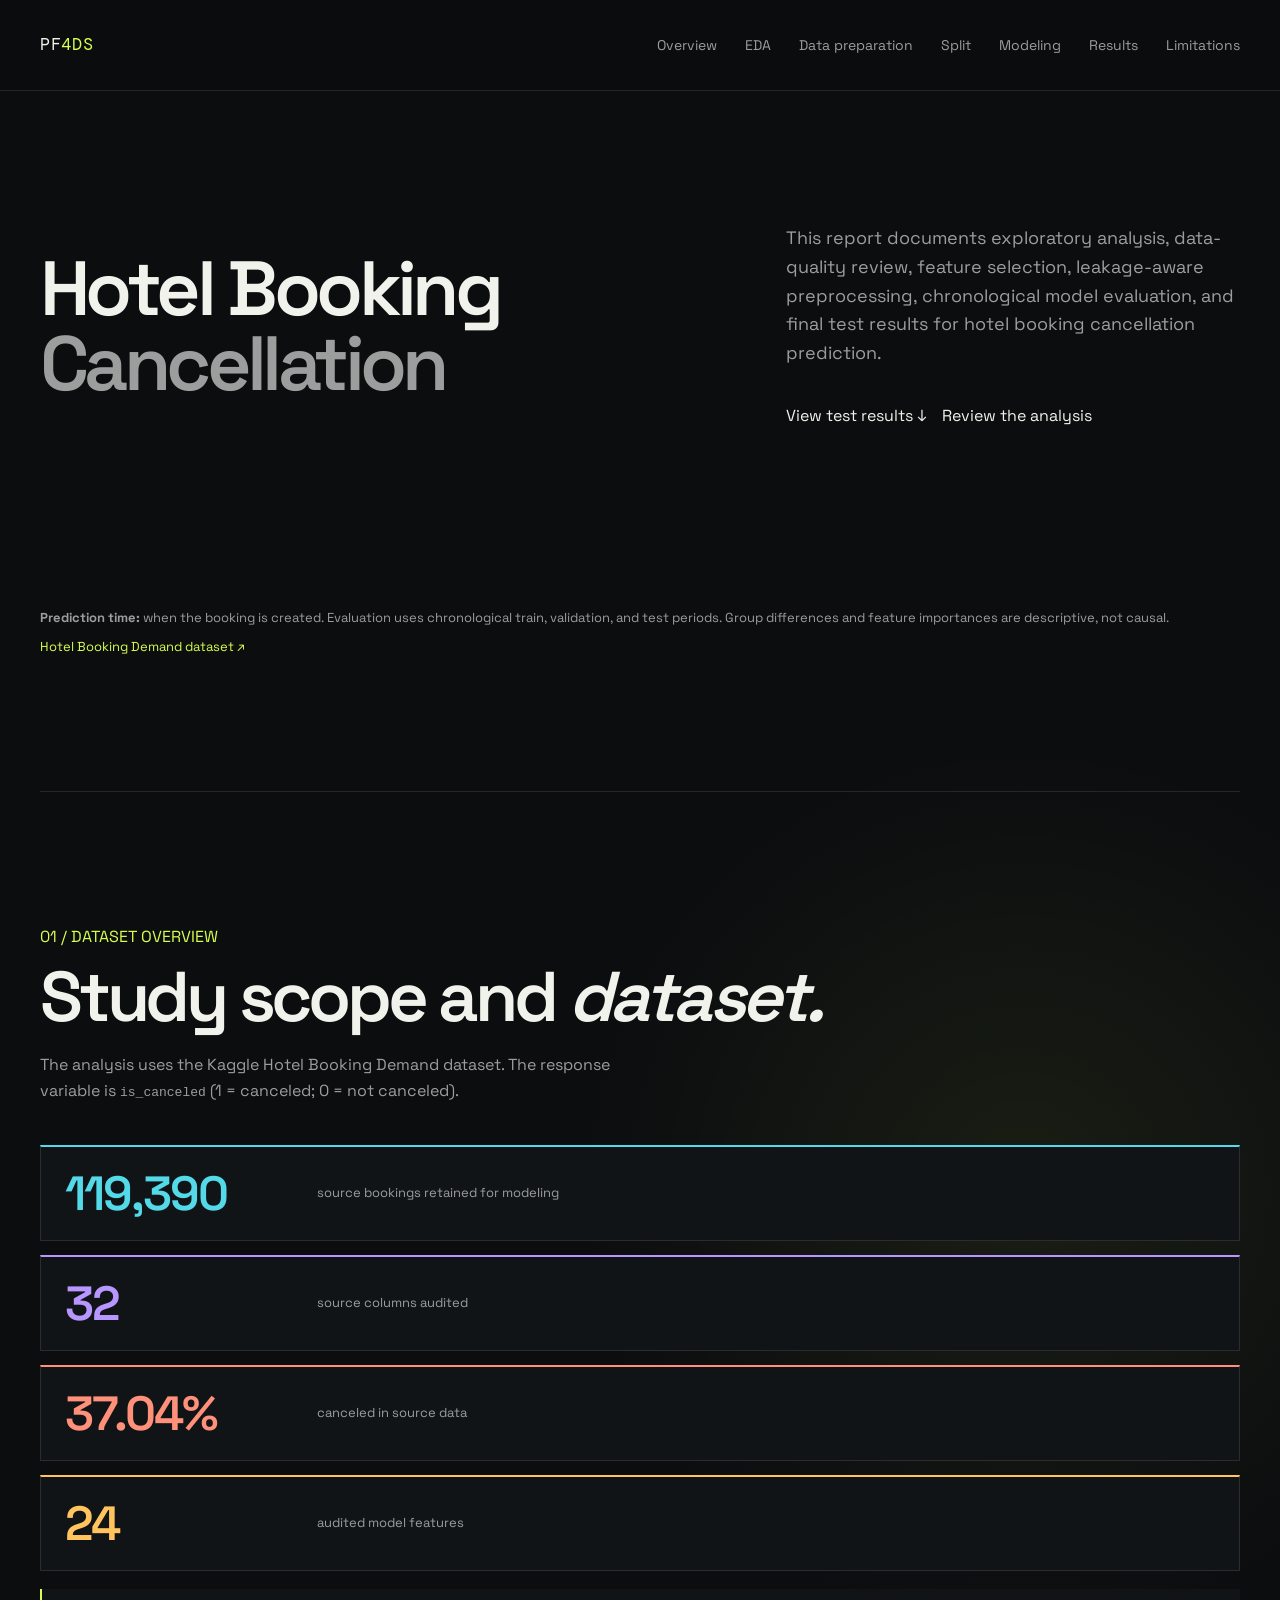
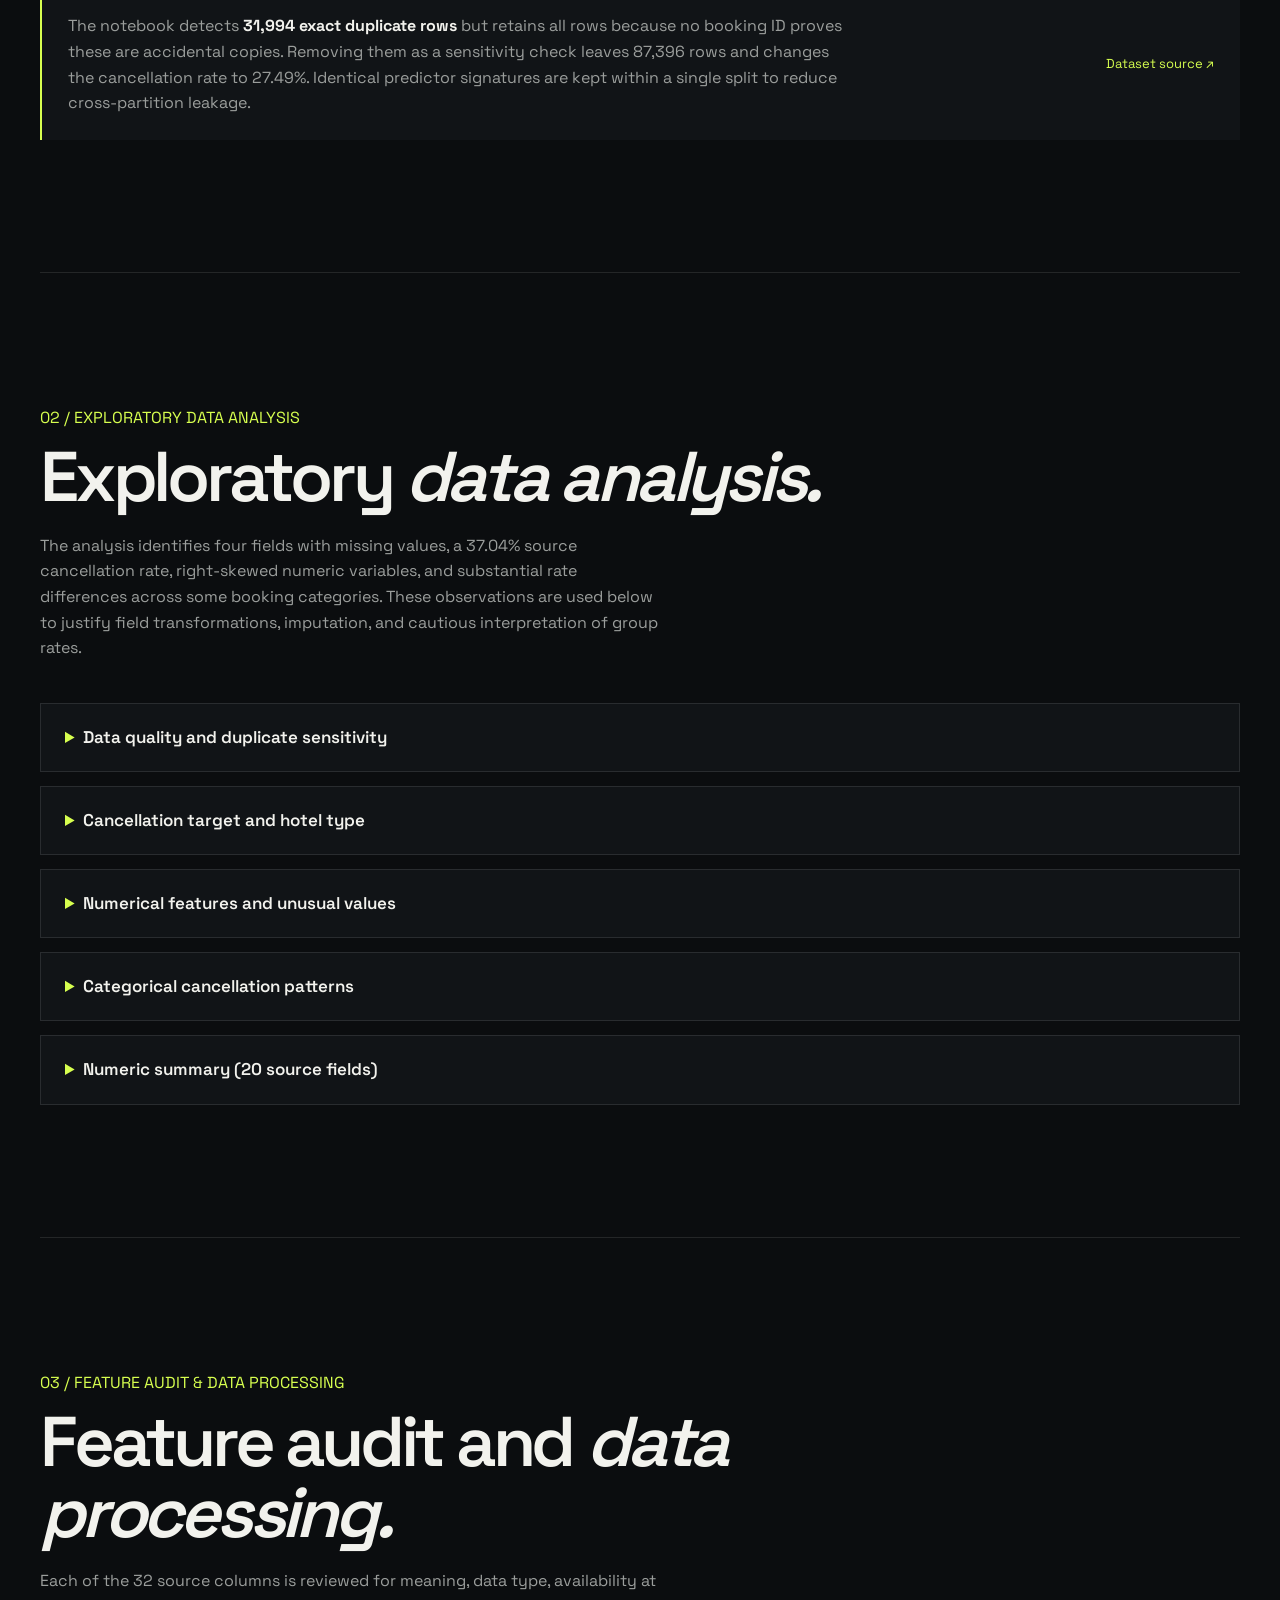
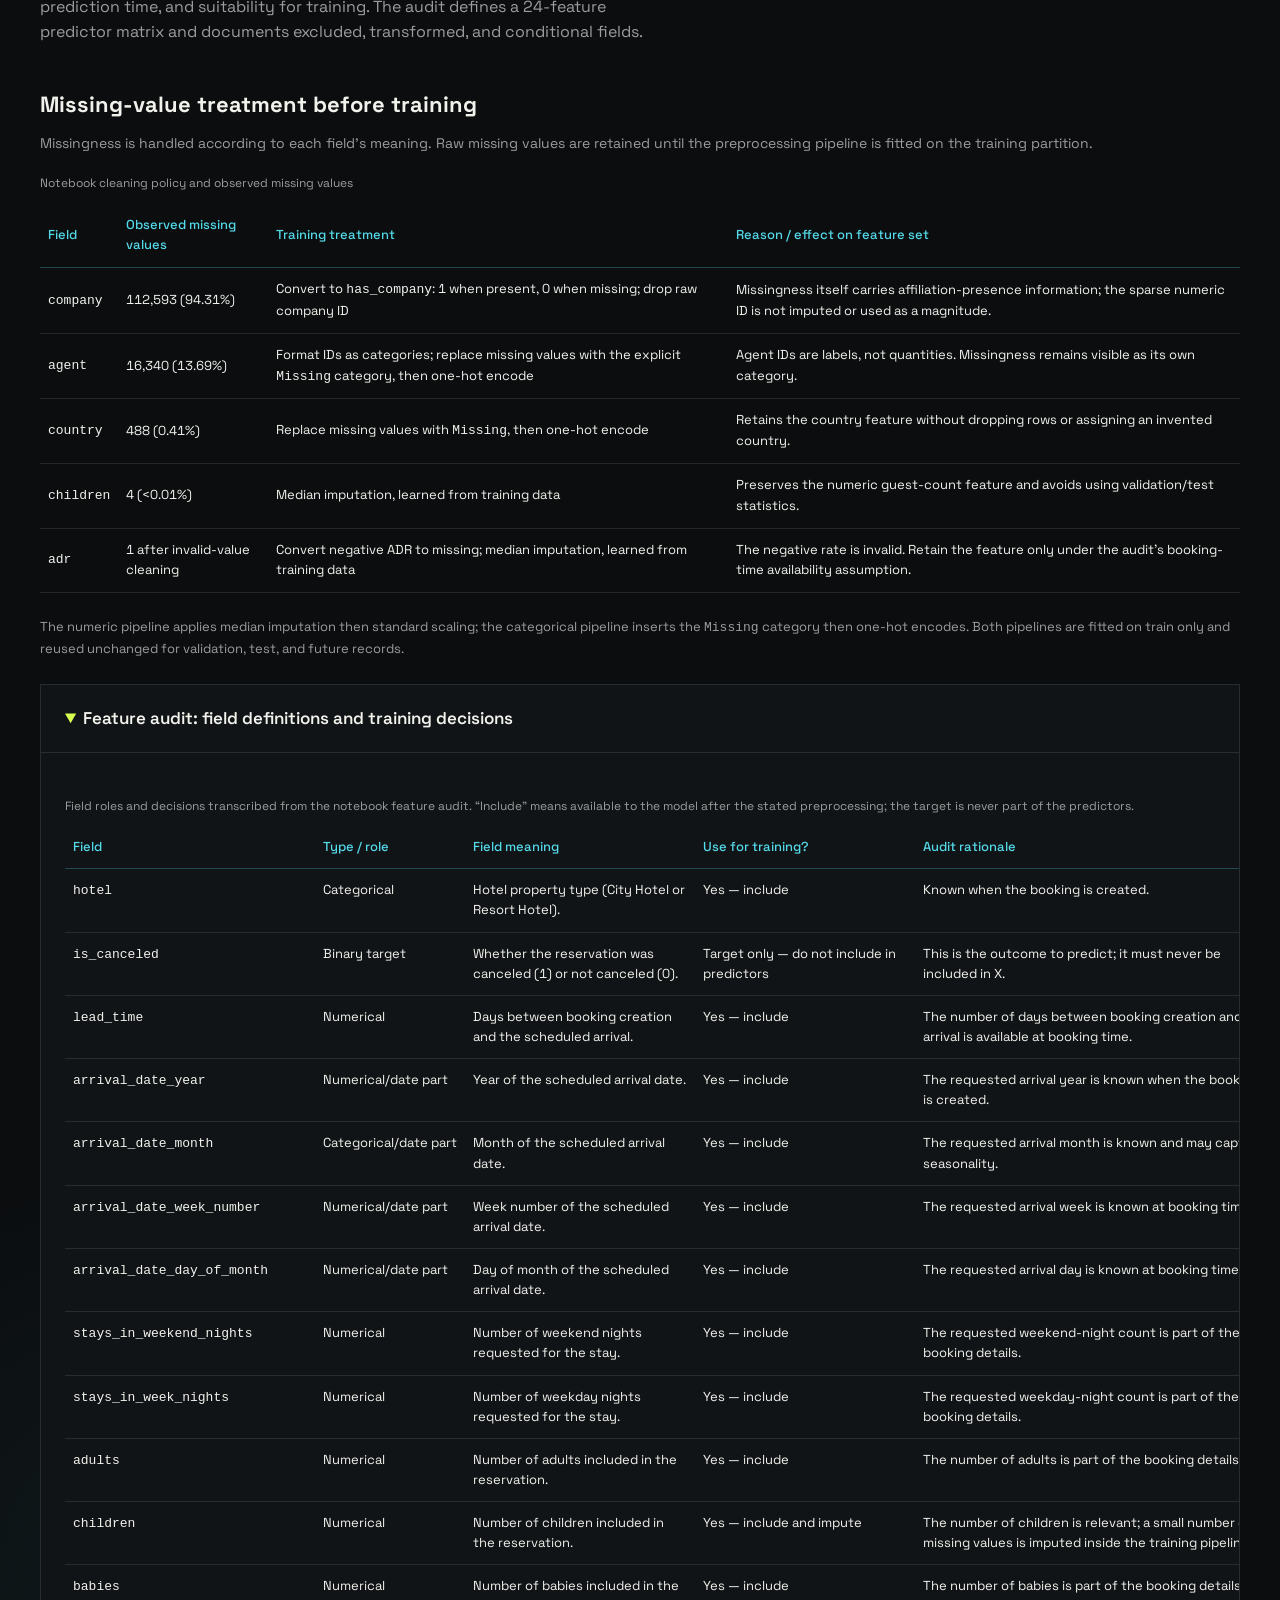
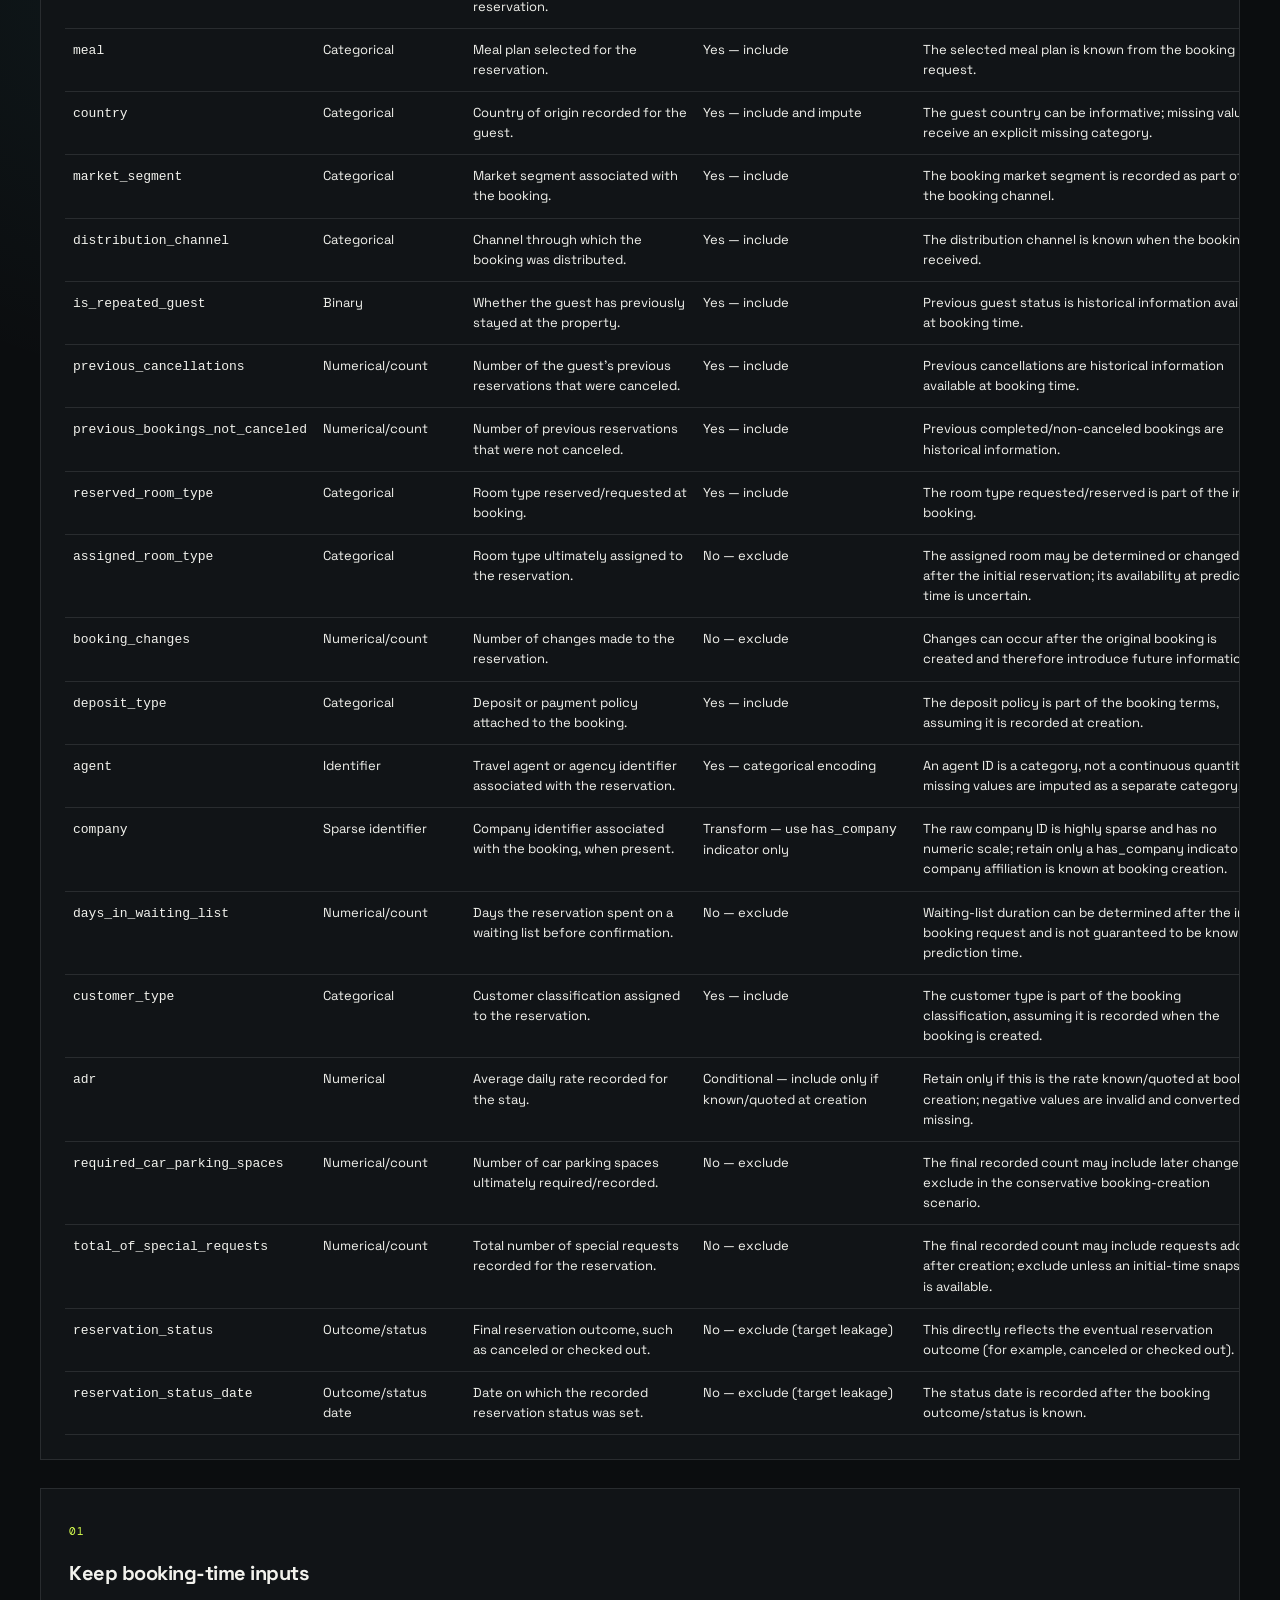
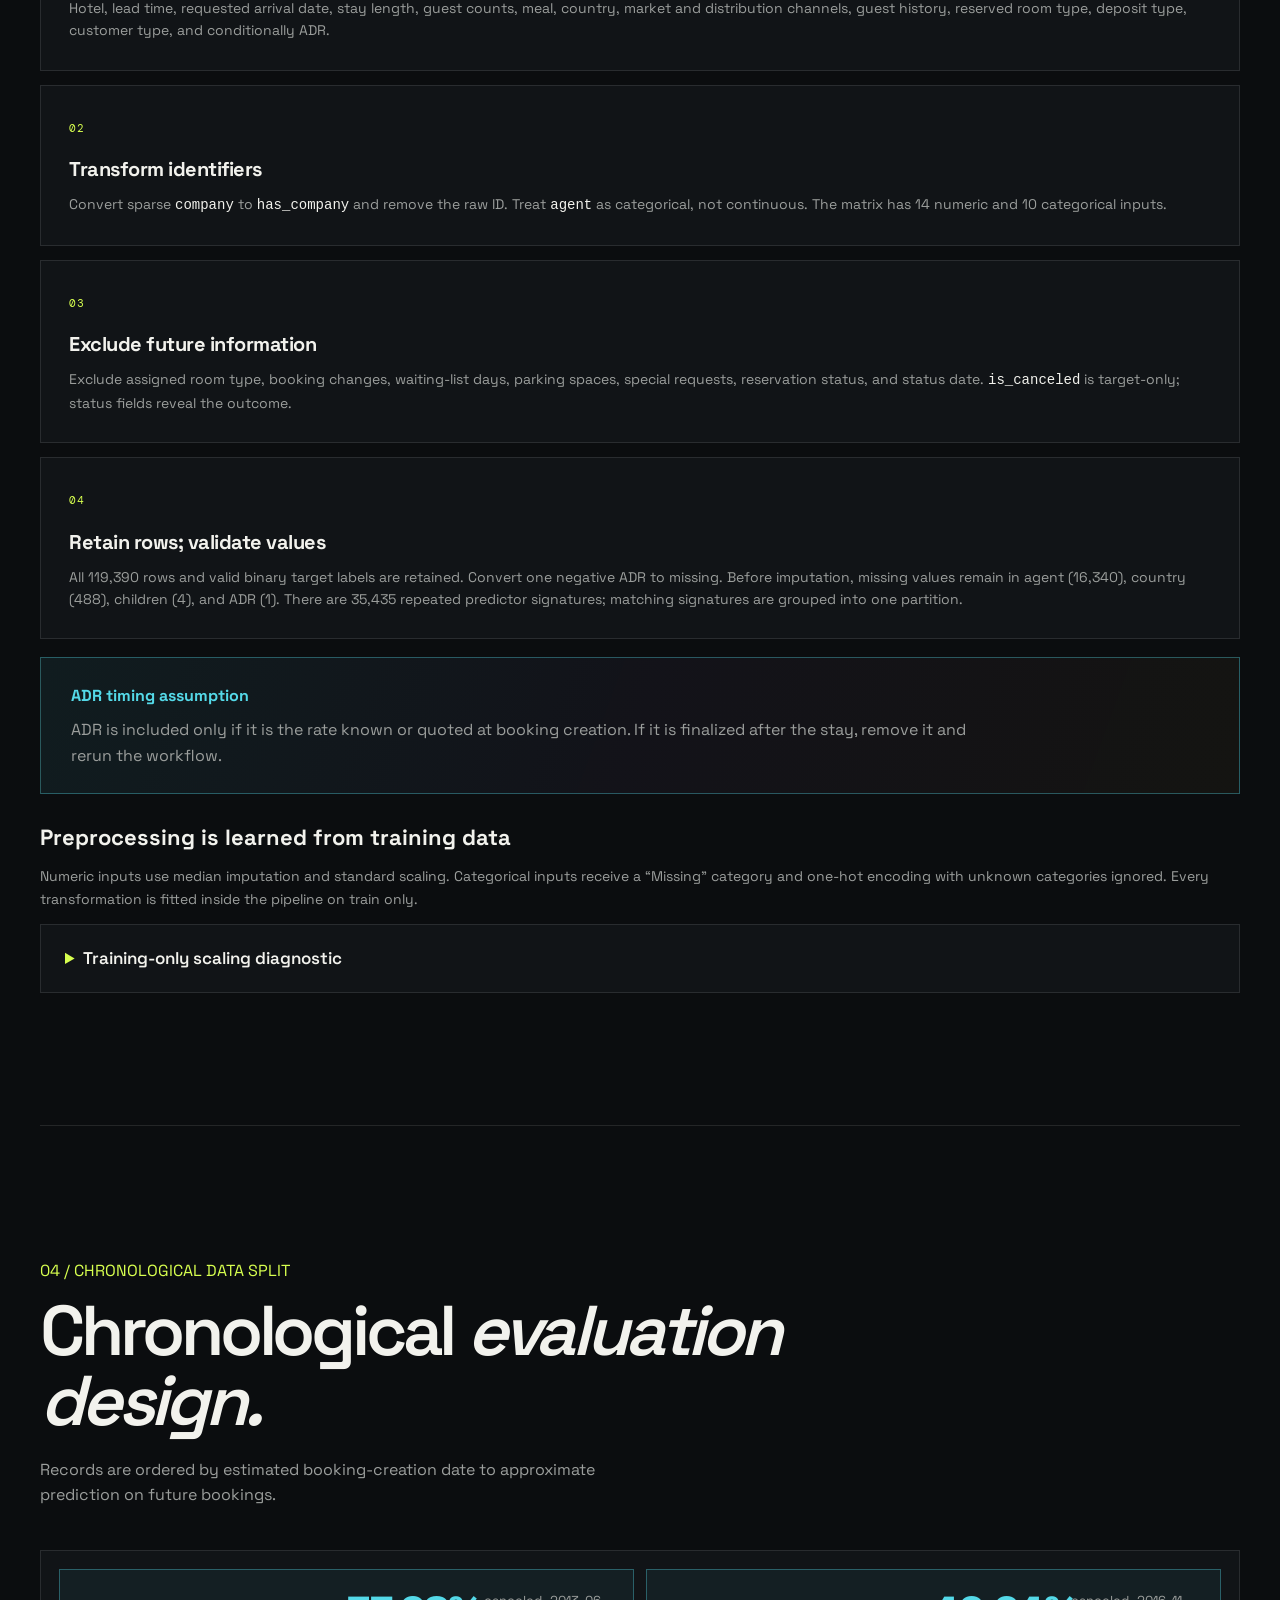
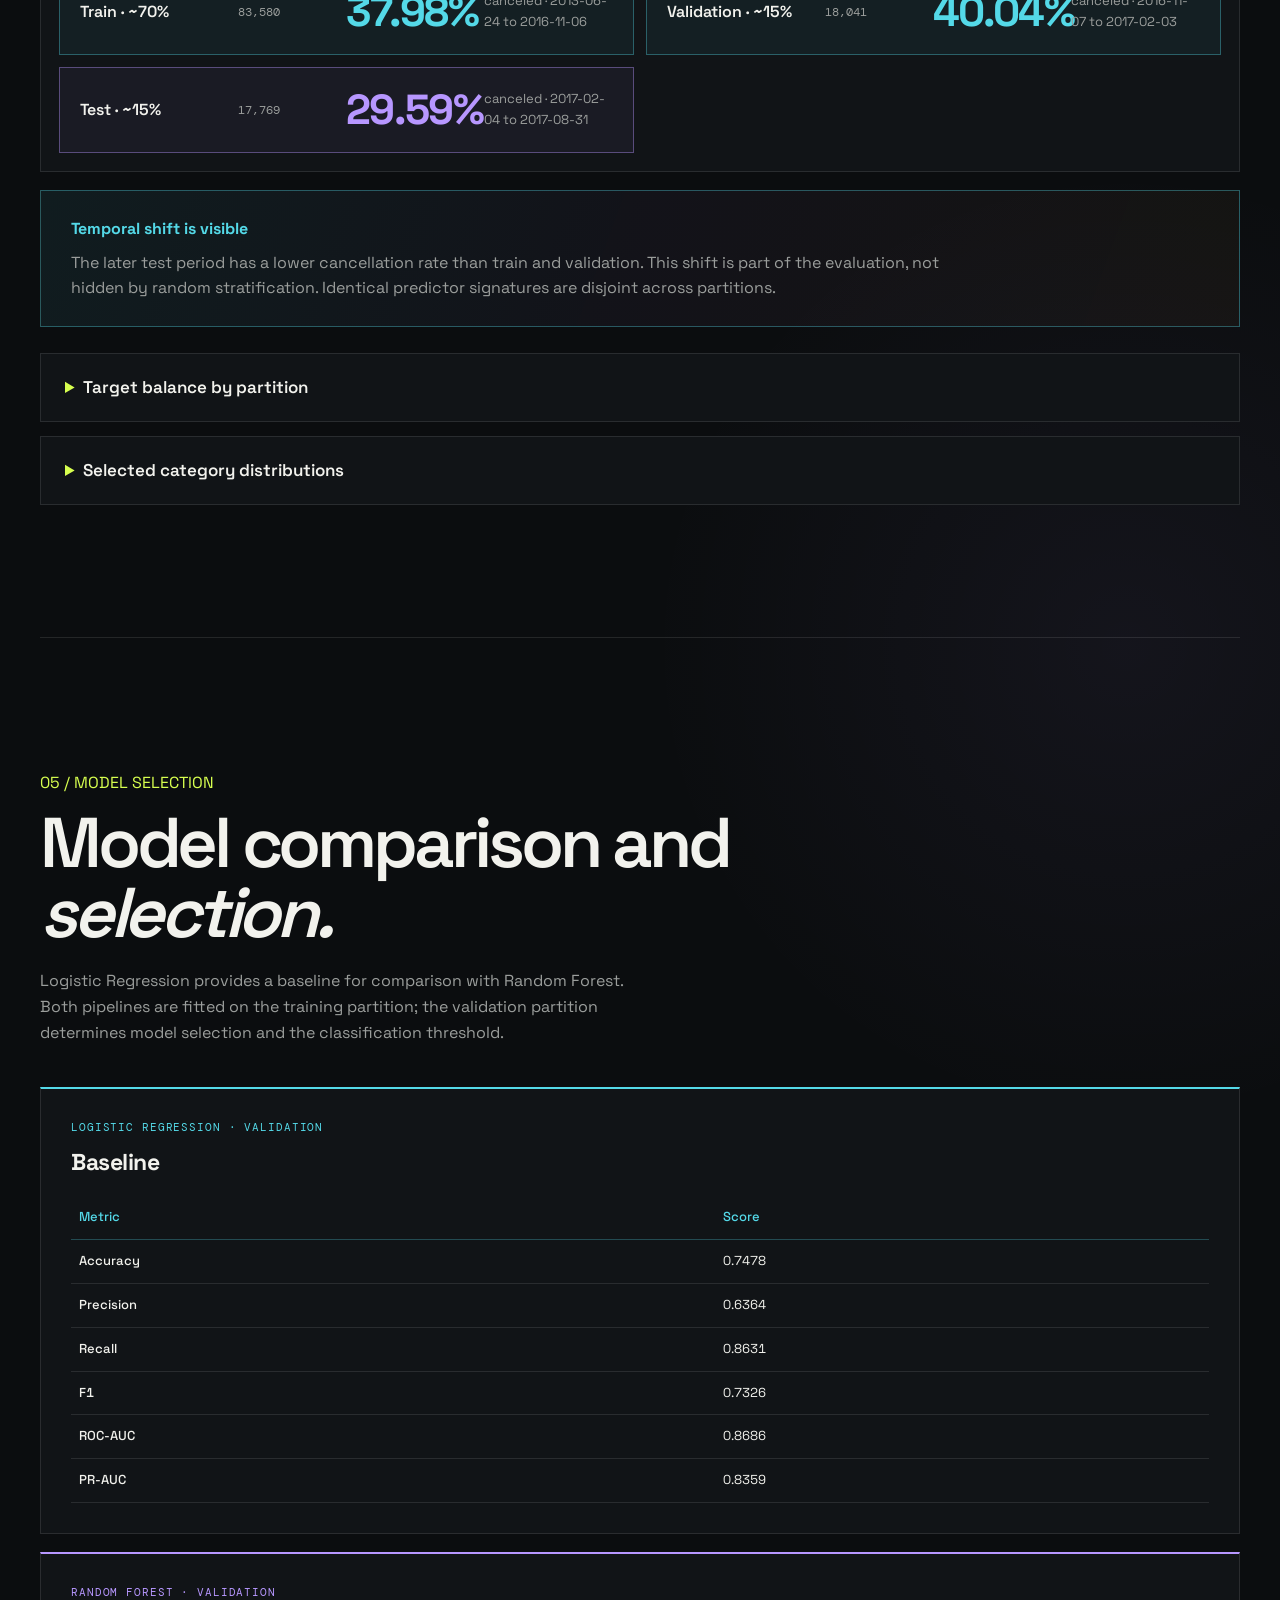
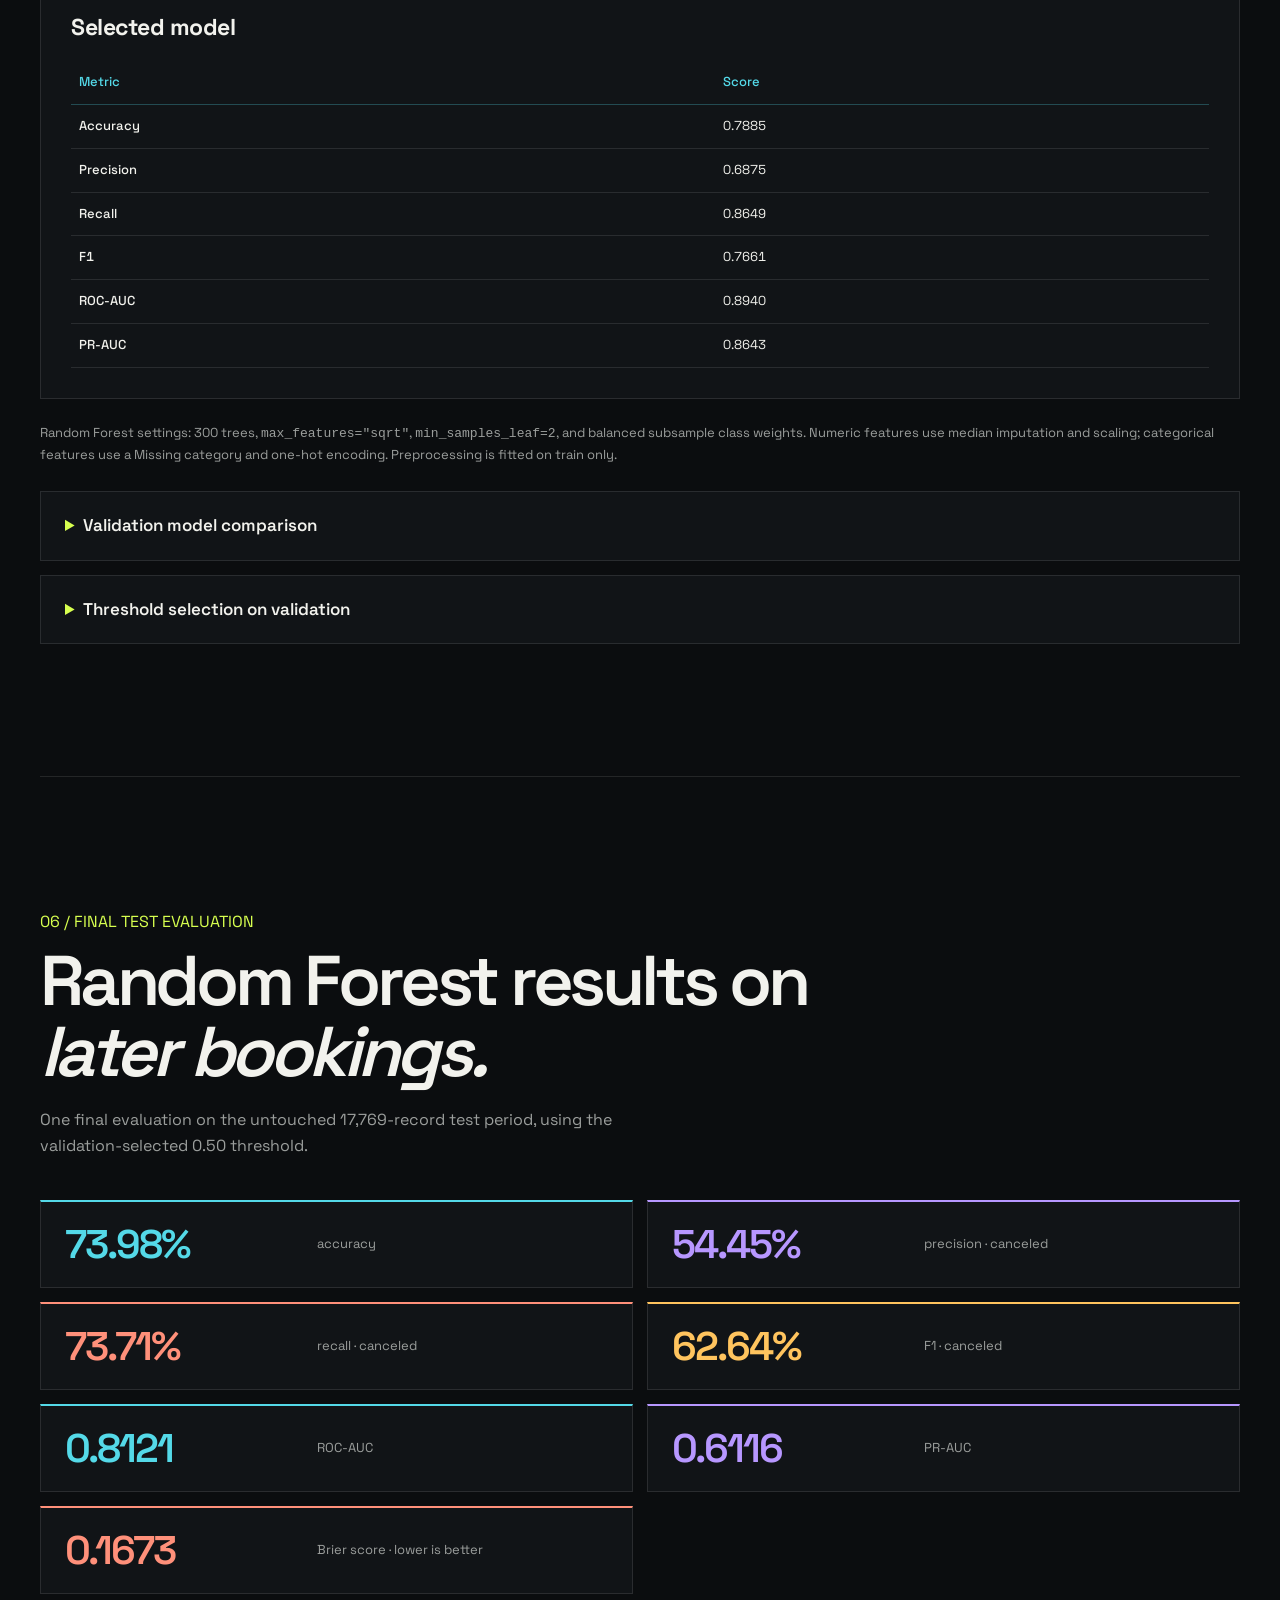
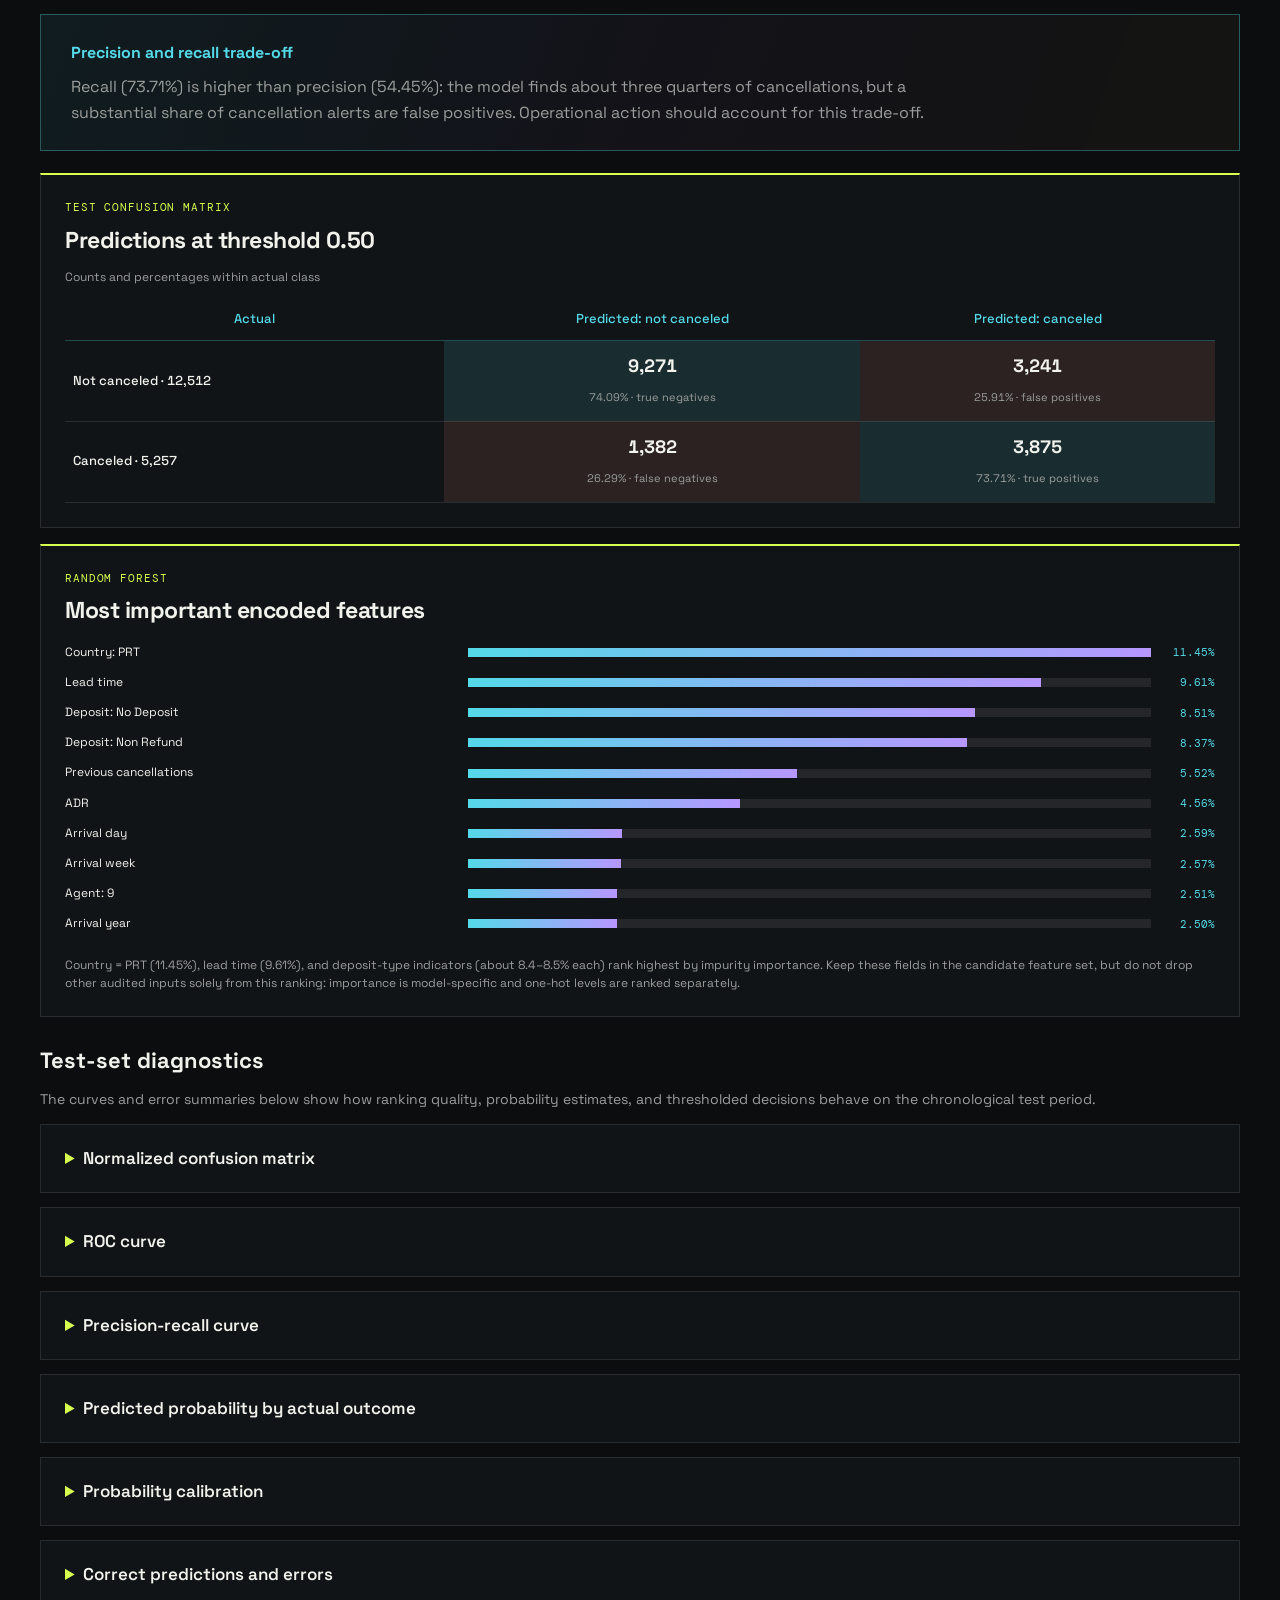
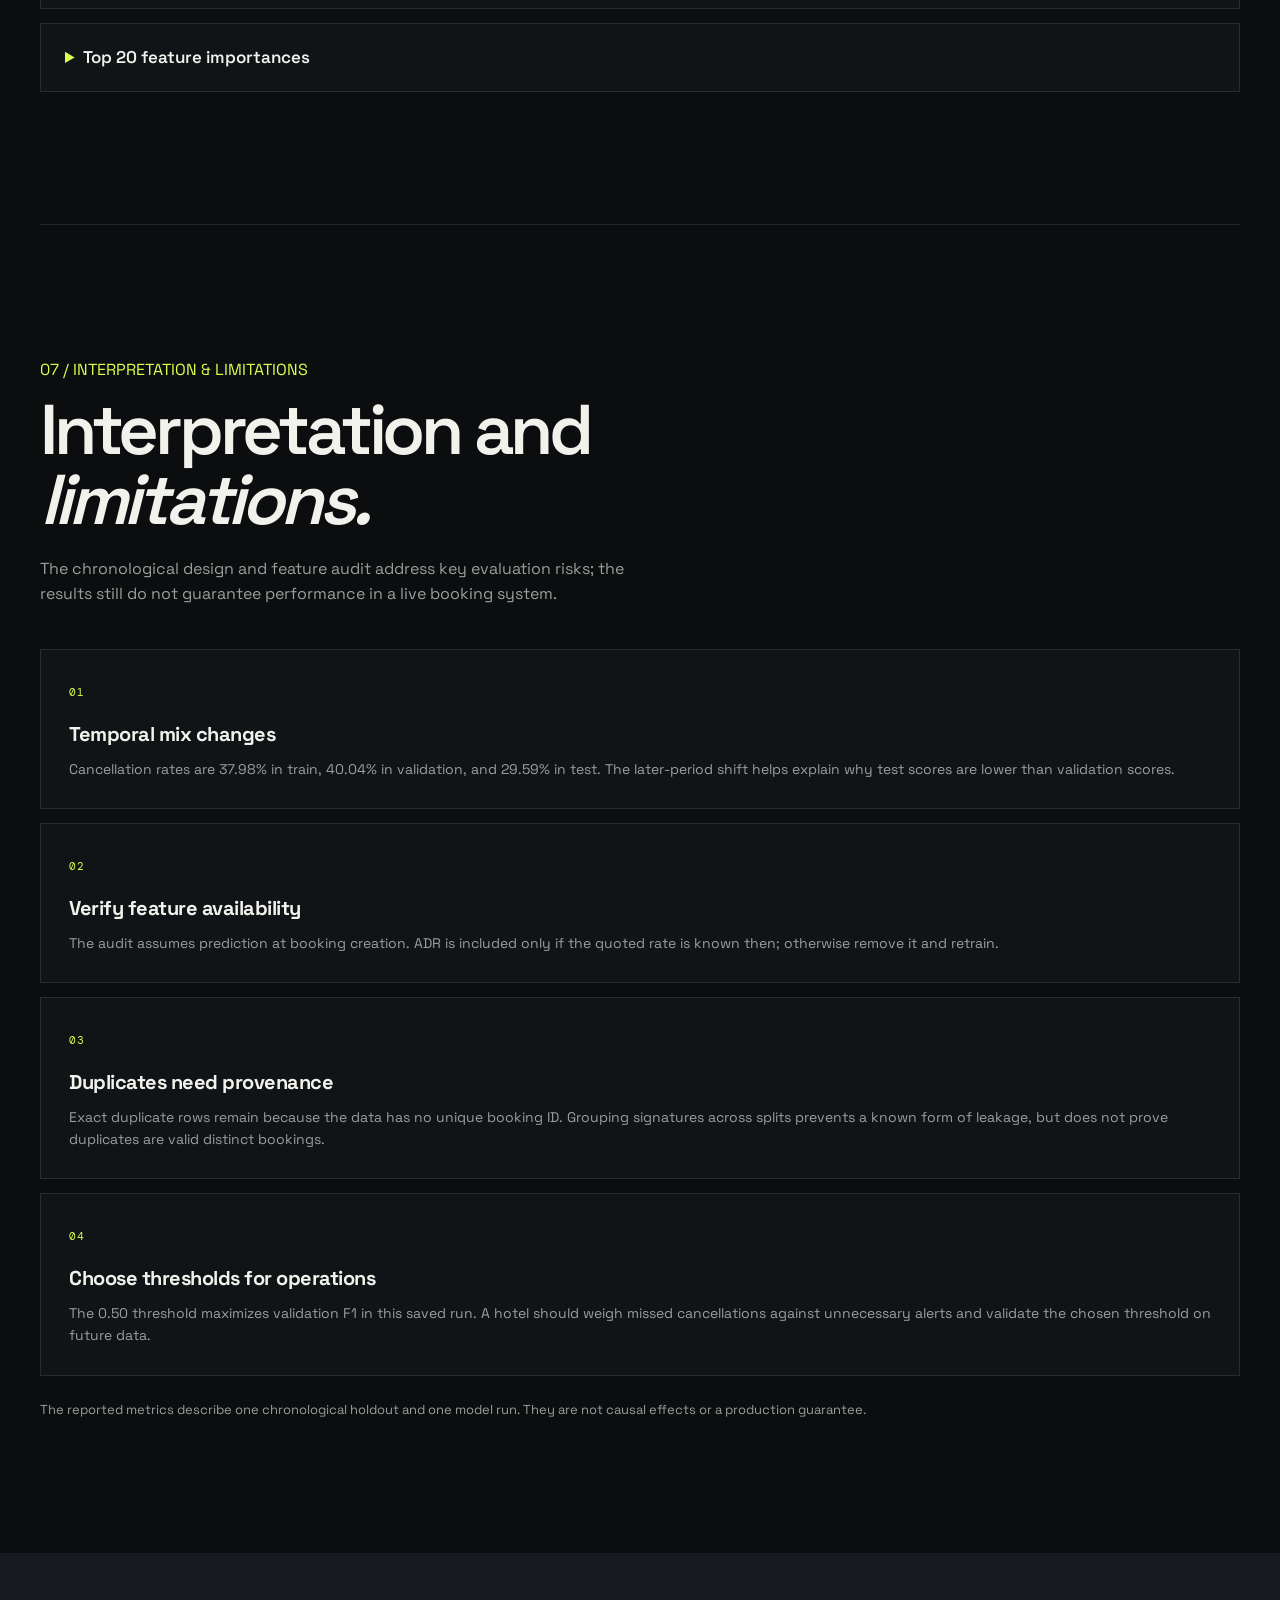
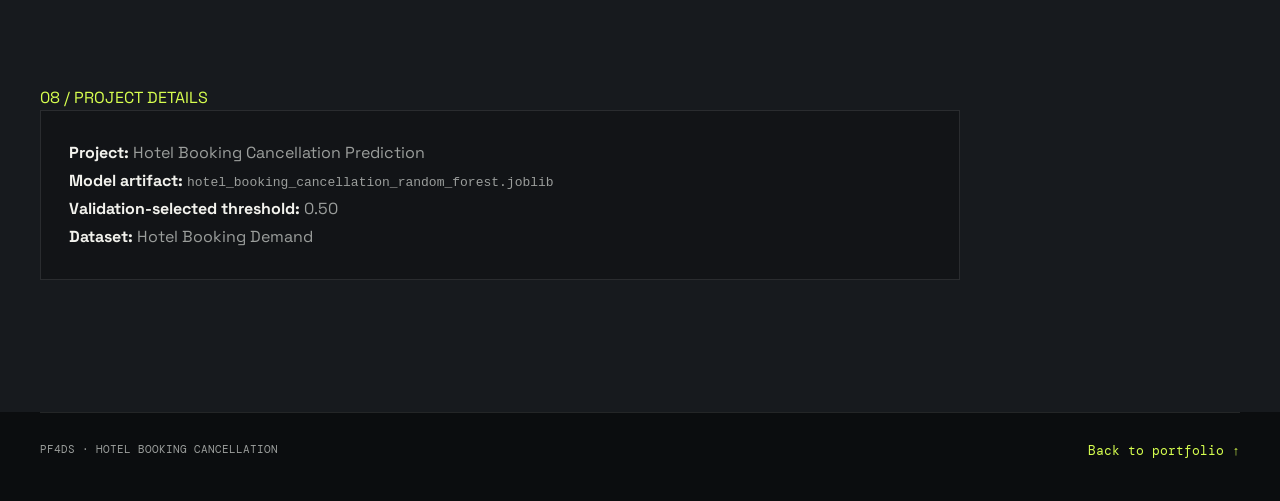
<file: PF4DS/tabular/index.html>
<!DOCTYPE html>
<html lang="en">
<head>
  <meta charset="UTF-8">
  <meta name="viewport" content="width=device-width, initial-scale=1.0">
  <meta name="description" content="Complete exploratory analysis and leakage-aware Random Forest workflow for hotel booking cancellation prediction.">
  <title>Hotel Booking Cancellation | PF4DS</title>
  <link rel="stylesheet" href="../style.css">
  <link rel="stylesheet" href="style.css?v=5">
  <script defer src="../script.js"></script>
</head>
<body>
<header class="site-header"><div class="navbar container">
  <a class="brand" href="../">PF<span>4DS</span></a>
  <button class="menu-toggle" aria-label="Toggle navigation" aria-expanded="false">Menu</button>
  <nav class="nav-links" aria-label="Main navigation"><a href="#overview">Overview</a><a href="#eda">EDA</a><a href="#preparation">Data preparation</a><a href="#split">Split</a><a href="#modeling">Modeling</a><a href="#results">Results</a><a href="#limitations">Limitations</a></nav>
</div></header>
<main>
<section class="hero container">
  <h1>Hotel Booking <span>Cancellation</span></h1>
  <div class="hero-support"><p class="hero-description">This report documents exploratory analysis, data-quality review, feature selection, leakage-aware preprocessing, chronological model evaluation, and final test results for hotel booking cancellation prediction.</p><div class="hero-actions"><a href="#results" class="primary-btn">View test results ↓</a><a href="#eda" class="secondary-btn">Review the analysis</a></div></div>
  <div class="hero-note"><p><strong>Prediction time:</strong> when the booking is created. Evaluation uses chronological train, validation, and test periods. Group differences and feature importances are descriptive, not causal.</p><a href="https://www.kaggle.com/datasets/jessemostipak/hotel-booking-demand" target="_blank" rel="noopener noreferrer">Hotel Booking Demand dataset ↗</a></div>
</section>
<section id="overview" class="section container overview-section">
  <div class="section-number">01 / DATASET OVERVIEW</div><div class="section-heading"><h2>Study scope and <em>dataset.</em></h2><p>The analysis uses the Kaggle Hotel Booking Demand dataset. The response variable is <code>is_canceled</code> (1 = canceled; 0 = not canceled).</p></div>
  <div class="stat-grid"><article class="stat-card"><span class="stat-value">119,390</span><span class="stat-label">source bookings retained for modeling</span></article><article class="stat-card"><span class="stat-value">32</span><span class="stat-label">source columns audited</span></article><article class="stat-card"><span class="stat-value">37.04%</span><span class="stat-label">canceled in source data</span></article><article class="stat-card"><span class="stat-value">24</span><span class="stat-label">audited model features</span></article></div>
  <div class="overview-note"><p>The notebook detects <strong>31,994 exact duplicate rows</strong> but retains all rows because no booking ID proves these are accidental copies. Removing them as a sensitivity check leaves 87,396 rows and changes the cancellation rate to 27.49%. Identical predictor signatures are kept within a single split to reduce cross-partition leakage.</p><a href="https://www.kaggle.com/datasets/jessemostipak/hotel-booking-demand" target="_blank" rel="noopener noreferrer">Dataset source ↗</a></div>
</section>
<section id="eda" class="section container eda-section">
  <div class="section-number">02 / EXPLORATORY DATA ANALYSIS</div><div class="section-heading"><h2>Exploratory <em>data analysis.</em></h2><p>The analysis identifies four fields with missing values, a 37.04% source cancellation rate, right-skewed numeric variables, and substantial rate differences across some booking categories. These observations are used below to justify field transformations, imputation, and cautious interpretation of group rates.</p></div>
  <details class="eda-accordion"><summary>Data quality and duplicate sensitivity</summary><div class="accordion-content"><div class="analysis-grid">
    <article class="analysis-card"><div class="card-kicker">MISSING VALUES</div><h3>Missingness is concentrated in identifiers</h3><div class="table-wrap"><table><caption>Missing values in the original 119,390 rows</caption><thead><tr><th>Feature</th><th>Missing</th><th>Rate</th><th>Notebook decision</th></tr></thead><tbody><tr><th><code>company</code></th><td>112,593</td><td>94.31%</td><td>Transform to <code>has_company</code></td></tr><tr><th><code>agent</code></th><td>16,340</td><td>13.69%</td><td>Categorical imputation</td></tr><tr><th><code>country</code></th><td>488</td><td>0.41%</td><td>Categorical imputation</td></tr><tr><th><code>children</code></th><td>4</td><td>&lt;0.01%</td><td>Median imputation</td></tr></tbody></table></div></article>
    <article class="analysis-card"><div class="card-kicker">DUPLICATES</div><h3>Exact matches are not automatically discarded</h3><p class="card-description">No unique booking identifier confirms that identical rows are errors, so the workflow retains them and reports deduplication as a sensitivity check.</p><div class="table-wrap"><table><caption>Deduplication sensitivity comparison</caption><thead><tr><th>Scenario</th><th>Rows</th><th>Cancellation</th></tr></thead><tbody><tr><th>All rows retained</th><td>119,390</td><td>37.04%</td></tr><tr><th>Exact duplicates removed</th><td>87,396</td><td>27.49%</td></tr></tbody></table></div></article>
  </div><div class="model-figure-group">
    <details class="eda-accordion model-figure"><summary>Missing-value rates</summary><div class="model-figure-content"><img src="images/current-workflow/eda-missing-values.png" alt="Missing-value percentages for company, agent, country, and children." loading="lazy"><p class="chart-note"><code>company</code> is missing in 94.31% of rows, far more than <code>agent</code> (13.69%); <code>country</code> and <code>children</code> are below 0.5%. The audit therefore converts company presence to a binary indicator and imputes the other fields within the training pipeline.</p></div></details>
    <details class="eda-accordion model-figure"><summary>Duplicate-removal sensitivity</summary><div class="model-figure-content"><img src="images/current-workflow/duplicate-sensitivity.png" alt="Row count and cancellation-rate comparison when exact duplicates are retained or removed." loading="lazy"><p class="chart-note">Removing exact duplicates changes the observed cancellation rate from 37.04% to 27.49% (a 9.55 percentage-point drop). Because duplicate rows may represent real bookings, the notebook retains them and keeps identical predictor signatures within one split.</p></div></details>
  </div></div></details>
  <details class="eda-accordion"><summary>Cancellation target and hotel type</summary><div class="accordion-content"><div class="analysis-grid">
    <article class="analysis-card"><div class="card-kicker">SOURCE TARGET</div><h3>37.04% of source bookings were canceled</h3><p class="card-description">75,166 bookings are not canceled (62.96%); 44,224 are canceled (37.04%).</p></article>
    <article class="analysis-card"><div class="card-kicker">HOTEL TYPE</div><h3>City Hotel has the higher observed rate</h3><div class="table-wrap"><table><caption>Cancellation rate by hotel type</caption><thead><tr><th>Hotel</th><th>Bookings</th><th>Canceled</th></tr></thead><tbody><tr><th>City Hotel</th><td>79,330</td><td>41.73%</td></tr><tr><th>Resort Hotel</th><td>40,060</td><td>27.76%</td></tr></tbody></table></div></article>
  </div><div class="model-figure-group">
    <details class="eda-accordion model-figure"><summary>Original target distribution</summary><div class="model-figure-content"><img src="images/current-workflow/eda-target-balance.png" alt="Source counts for not-canceled and canceled bookings." loading="lazy"><p class="chart-note">The source contains 75,166 non-canceled bookings versus 44,224 canceled bookings (62.96% vs 37.04%). This moderate class imbalance supports reporting precision, recall, and PR-AUC alongside accuracy.</p></div></details>
    <details class="eda-accordion model-figure"><summary>Cancellation rate by hotel type</summary><div class="model-figure-content"><img src="images/current-workflow/eda-cancellation-by-hotel.png" alt="Cancellation-rate comparison between City Hotel and Resort Hotel." loading="lazy"><p class="chart-note">City Hotel cancellations are 41.73% versus 27.76% for Resort Hotel, a 13.97-point difference in this dataset. Hotel type is therefore a useful grouping to retain in the audit; this comparison alone does not establish causation.</p></div></details>
  </div></div></details>  <details class="eda-accordion"><summary>Numerical features and unusual values</summary><div class="accordion-content"><div class="analysis-grid"><article class="analysis-card"><div class="card-kicker">DISTRIBUTIONS</div><h3>Lead time and ADR have long right tails</h3><p class="card-description">Lead time ranges from 0 to 737 days. ADR ranges from -6.38 to 5,400 in raw data. Guest counts and stay lengths are concentrated at small values.</p></article><article class="analysis-card"><div class="card-kicker">IQR REVIEW</div><h3>Flags prompt review, not deletion</h3><p class="card-description">The IQR rule flags 3,005 lead-time observations (2.52%) and 3,793 ADR observations (3.18%). The notebook retains plausible long booking windows and high rates, while correcting one negative ADR.</p></article></div><div class="model-figure-group">
    <details class="eda-accordion model-figure"><summary>Key numeric feature distributions</summary><div class="model-figure-content"><img src="images/current-workflow/eda-numeric-distributions.png" alt="Histograms of lead time, ADR, guest counts, and stay lengths." loading="lazy"><p class="chart-note">Lead time and stay lengths are right-skewed; most ADR values lie near the low end while a few extreme rates stretch the scale to 5,400. Guest counts are concentrated at zero to two. For training, retain these valid observations, impute missing numeric values inside the pipeline, and scale numeric inputs for the Logistic Regression baseline.</p></div></details>
    <details class="eda-accordion model-figure"><summary>Lead-time outlier inspection</summary><div class="model-figure-content"><img src="images/current-workflow/eda-outliers-lead-time.png" alt="Boxplot of booking lead time." loading="lazy"><p class="chart-note">The median lead time is about 69 days, with a long upper tail and flagged bookings extending beyond 700 days. These can be genuine advance reservations; keep them in the training data rather than trimming by IQR, which would discard valid booking-time signal.</p></div></details>
    <details class="eda-accordion model-figure"><summary>ADR outlier inspection</summary><div class="model-figure-content"><img src="images/current-workflow/eda-outliers-adr.png" alt="Boxplot of average daily rate." loading="lazy"><p class="chart-note">Most ADR values are clustered well below 500, while the maximum of 5,400 compresses the central distribution in this plot. Replace the single invalid negative ADR with missing and retain high positive rates; include ADR in training only if it is the rate available at booking creation.</p></div></details>
  </div></div></details>
  <details class="eda-accordion"><summary>Categorical cancellation patterns</summary><div class="accordion-content">
    <p class="card-description">The notebook compares cancellation rates for five categorical predictors. The tables below report category counts alongside rates so rare groups can be distinguished from patterns supported by larger samples.</p>
    <div class="analysis-grid">
      <article class="analysis-card"><div class="card-kicker">DEPOSIT TYPE</div><h3>Cancellation rate by deposit policy</h3><div class="table-wrap"><table><caption>Ordered by cancellation rate, as in the notebook</caption><thead><tr><th>Category</th><th>Cancellation rate</th><th>Bookings</th></tr></thead><tbody><tr><th>Non Refund</th><td>99.36%</td><td>14,587</td></tr><tr><th>No Deposit</th><td>28.38%</td><td>104,641</td></tr><tr><th>Refundable</th><td>22.22%</td><td>162</td></tr></tbody></table></div><p class="card-description">Deposit type strongly separates observed rates, so retain it as a training feature. The Refundable estimate is based on only 162 bookings and should be interpreted cautiously.</p></article>
      <article class="analysis-card"><div class="card-kicker">MARKET SEGMENT</div><h3>Cancellation rate by market segment</h3><div class="table-wrap"><table><caption>All market-segment categories in the notebook output</caption><thead><tr><th>Category</th><th>Cancellation rate</th><th>Bookings</th></tr></thead><tbody><tr><th>Undefined</th><td>100.00%</td><td>2</td></tr><tr><th>Groups</th><td>61.06%</td><td>19,811</td></tr><tr><th>Online TA</th><td>36.72%</td><td>56,477</td></tr><tr><th>Offline TA/TO</th><td>34.32%</td><td>24,219</td></tr><tr><th>Aviation</th><td>21.94%</td><td>237</td></tr><tr><th>Corporate</th><td>18.73%</td><td>5,295</td></tr><tr><th>Direct</th><td>15.34%</td><td>12,606</td></tr><tr><th>Complementary</th><td>13.06%</td><td>743</td></tr></tbody></table></div><p class="card-description">The two-row Undefined group is too small to support a stable rate; keep the category handling inside the encoder and avoid treating its 100% rate as a reliable risk estimate.</p></article>
      <article class="analysis-card"><div class="card-kicker">CUSTOMER TYPE</div><h3>Cancellation rate by customer type</h3><div class="table-wrap"><table><caption>All customer-type categories in the notebook output</caption><thead><tr><th>Category</th><th>Cancellation rate</th><th>Bookings</th></tr></thead><tbody><tr><th>Transient</th><td>40.75%</td><td>89,613</td></tr><tr><th>Contract</th><td>30.96%</td><td>4,076</td></tr><tr><th>Transient-Party</th><td>25.43%</td><td>25,124</td></tr><tr><th>Group</th><td>10.23%</td><td>577</td></tr></tbody></table></div><p class="card-description">Rates range from 10.23% to 40.75%; retain customer type as a categorical predictor because it captures booking-group differences available at creation.</p></article>
      <article class="analysis-card"><div class="card-kicker">HOTEL</div><h3>Cancellation rate by hotel type</h3><div class="table-wrap"><table><caption>Hotel-type comparison from the notebook output</caption><thead><tr><th>Category</th><th>Cancellation rate</th><th>Bookings</th></tr></thead><tbody><tr><th>City Hotel</th><td>41.73%</td><td>79,330</td></tr><tr><th>Resort Hotel</th><td>27.76%</td><td>40,060</td></tr></tbody></table></div><p class="card-description">The 13.97-point difference supports retaining hotel type in the predictor set; it is a descriptive association, not evidence that hotel type causes cancellation.</p></article>
      <article class="analysis-card"><div class="card-kicker">MEAL</div><h3>Cancellation rate by meal plan</h3><div class="table-wrap"><table><caption>All meal-plan categories in the notebook output</caption><thead><tr><th>Category</th><th>Cancellation rate</th><th>Bookings</th></tr></thead><tbody><tr><th>FB</th><td>59.90%</td><td>798</td></tr><tr><th>BB</th><td>37.38%</td><td>92,310</td></tr><tr><th>SC</th><td>37.24%</td><td>10,650</td></tr><tr><th>HB</th><td>34.46%</td><td>14,463</td></tr><tr><th>Undefined</th><td>24.47%</td><td>1,169</td></tr></tbody></table></div><p class="card-description">FB has a higher observed cancellation rate (59.90%) but only 798 bookings; retain meal plan as categorical input and validate its contribution on later data rather than removing categories from this EDA alone.</p></article>
    </div>
    <div class="model-figure-group">
    <details class="eda-accordion model-figure"><summary>Cancellation rate by deposit type</summary><div class="model-figure-content"><img src="images/current-workflow/eda-cancellation-by-deposit.png" alt="Cancellation rate by deposit type." loading="lazy"><p class="chart-note">Non Refund bookings have a 99.36% cancellation rate, compared with 28.38% for No Deposit and 22.22% for Refundable. Retain deposit type as a training feature because it separates observed risk sharply, but keep the small Refundable group (162 bookings) and its estimate under review; this association does not prove causation.</p></div></details>
    <details class="eda-accordion model-figure"><summary>Cancellation rate by arrival month</summary><div class="model-figure-content"><img src="images/current-workflow/eda-cancellation-by-month.png" alt="Cancellation rate by arrival month." loading="lazy"><p class="chart-note">Rates peak around April–June (about 40–41%) and are lowest in January and November (about 30–31%). Keep the requested arrival month as a predictor for this seasonal signal, while retaining arrival year in the model because the plot pools years and cannot separate seasonality from year-to-year changes.</p></div></details>
  </div></div></details>
  <details class="eda-accordion"><summary>Numeric summary (20 source fields)</summary><div class="accordion-content table-wrap"><table>
    <caption>Descriptive statistics before feature selection; count reflects available values.</caption>
    <thead><tr><th>Feature</th><th>Count</th><th>Mean</th><th>Std.</th><th>Min</th><th>Median</th><th>Max</th></tr></thead><tbody>
      <tr><th><code>is_canceled</code></th><td>119,390</td><td>0.370</td><td>0.483</td><td>0</td><td>0</td><td>1</td></tr>
      <tr><th><code>lead_time</code></th><td>119,390</td><td>104.01</td><td>106.86</td><td>0</td><td>69</td><td>737</td></tr>
      <tr><th><code>arrival_date_year</code></th><td>119,390</td><td>2016.16</td><td>0.71</td><td>2015</td><td>2016</td><td>2017</td></tr>
      <tr><th><code>arrival_date_week_number</code></th><td>119,390</td><td>27.17</td><td>13.61</td><td>1</td><td>28</td><td>53</td></tr>
      <tr><th><code>arrival_date_day_of_month</code></th><td>119,390</td><td>15.80</td><td>8.78</td><td>1</td><td>16</td><td>31</td></tr>
      <tr><th><code>stays_in_weekend_nights</code></th><td>119,390</td><td>0.93</td><td>1.00</td><td>0</td><td>1</td><td>19</td></tr>
      <tr><th><code>stays_in_week_nights</code></th><td>119,390</td><td>2.50</td><td>1.91</td><td>0</td><td>2</td><td>50</td></tr>
      <tr><th><code>adults</code></th><td>119,390</td><td>1.86</td><td>0.58</td><td>0</td><td>2</td><td>55</td></tr>
      <tr><th><code>children</code></th><td>119,386</td><td>0.10</td><td>0.40</td><td>0</td><td>0</td><td>10</td></tr>
      <tr><th><code>babies</code></th><td>119,390</td><td>0.01</td><td>0.10</td><td>0</td><td>0</td><td>10</td></tr>
      <tr><th><code>is_repeated_guest</code></th><td>119,390</td><td>0.03</td><td>0.18</td><td>0</td><td>0</td><td>1</td></tr>
      <tr><th><code>previous_cancellations</code></th><td>119,390</td><td>0.09</td><td>0.84</td><td>0</td><td>0</td><td>26</td></tr>
      <tr><th><code>previous_bookings_not_canceled</code></th><td>119,390</td><td>0.14</td><td>1.50</td><td>0</td><td>0</td><td>72</td></tr>
      <tr><th><code>booking_changes</code></th><td>119,390</td><td>0.22</td><td>0.65</td><td>0</td><td>0</td><td>21</td></tr>
      <tr><th><code>agent</code></th><td>103,050</td><td>86.69</td><td>110.77</td><td>1</td><td>14</td><td>535</td></tr>
      <tr><th><code>company</code></th><td>6,797</td><td>189.27</td><td>131.66</td><td>6</td><td>179</td><td>543</td></tr>
      <tr><th><code>days_in_waiting_list</code></th><td>119,390</td><td>2.32</td><td>17.59</td><td>0</td><td>0</td><td>391</td></tr>
      <tr><th><code>adr</code></th><td>119,390</td><td>101.83</td><td>50.54</td><td>-6.38</td><td>94.575</td><td>5,400</td></tr>
      <tr><th><code>required_car_parking_spaces</code></th><td>119,390</td><td>0.06</td><td>0.25</td><td>0</td><td>0</td><td>8</td></tr>
      <tr><th><code>total_of_special_requests</code></th><td>119,390</td><td>0.57</td><td>0.79</td><td>0</td><td>0</td><td>5</td></tr>
    </tbody></table></div></details>

</section>
<section id="preparation" class="section container assessment-section">
  <div class="section-number">03 / FEATURE AUDIT &amp; DATA PROCESSING</div><div class="section-heading"><h2>Feature audit and <em>data processing.</em></h2><p>Each of the 32 source columns is reviewed for meaning, data type, availability at prediction time, and suitability for training. The audit defines a 24-feature predictor matrix and documents excluded, transformed, and conditional fields.</p></div>
  <div class="model-figure-group missing-treatment"><h3>Missing-value treatment before training</h3><p class="card-description">Missingness is handled according to each field’s meaning. Raw missing values are retained until the preprocessing pipeline is fitted on the training partition.</p><div class="table-wrap"><table><caption>Notebook cleaning policy and observed missing values</caption><thead><tr><th>Field</th><th>Observed missing values</th><th>Training treatment</th><th>Reason / effect on feature set</th></tr></thead><tbody>
    <tr><th><code>company</code></th><td>112,593 (94.31%)</td><td>Convert to <code>has_company</code>: 1 when present, 0 when missing; drop raw company ID</td><td>Missingness itself carries affiliation-presence information; the sparse numeric ID is not imputed or used as a magnitude.</td></tr>
    <tr><th><code>agent</code></th><td>16,340 (13.69%)</td><td>Format IDs as categories; replace missing values with the explicit <code>Missing</code> category, then one-hot encode</td><td>Agent IDs are labels, not quantities. Missingness remains visible as its own category.</td></tr>
    <tr><th><code>country</code></th><td>488 (0.41%)</td><td>Replace missing values with <code>Missing</code>, then one-hot encode</td><td>Retains the country feature without dropping rows or assigning an invented country.</td></tr>
    <tr><th><code>children</code></th><td>4 (&lt;0.01%)</td><td>Median imputation, learned from training data</td><td>Preserves the numeric guest-count feature and avoids using validation/test statistics.</td></tr>
    <tr><th><code>adr</code></th><td>1 after invalid-value cleaning</td><td>Convert negative ADR to missing; median imputation, learned from training data</td><td>The negative rate is invalid. Retain the feature only under the audit’s booking-time availability assumption.</td></tr>
  </tbody></table></div><p class="scope-note">The numeric pipeline applies median imputation then standard scaling; the categorical pipeline inserts the <code>Missing</code> category then one-hot encodes. Both pipelines are fitted on train only and reused unchanged for validation, test, and future records.</p></div>
  <details class="eda-accordion feature-audit" open><summary>Feature audit: field definitions and training decisions</summary><div class="accordion-content table-wrap"><table class="feature-audit-table">
    <caption>Field roles and decisions transcribed from the notebook feature audit. “Include” means available to the model after the stated preprocessing; the target is never part of the predictors.</caption>
    <thead><tr><th scope="col">Field</th><th scope="col">Type / role</th><th scope="col">Field meaning</th><th scope="col">Use for training?</th><th scope="col">Audit rationale</th></tr></thead><tbody>
      <tr><th scope="row"><code>hotel</code></th><td>Categorical</td><td>Hotel property type (City Hotel or Resort Hotel).</td><td>Yes — include</td><td>Known when the booking is created.</td></tr>
      <tr><th scope="row"><code>is_canceled</code></th><td>Binary target</td><td>Whether the reservation was canceled (1) or not canceled (0).</td><td>Target only — do not include in predictors</td><td>This is the outcome to predict; it must never be included in X.</td></tr>
      <tr><th scope="row"><code>lead_time</code></th><td>Numerical</td><td>Days between booking creation and the scheduled arrival.</td><td>Yes — include</td><td>The number of days between booking creation and arrival is available at booking time.</td></tr>
      <tr><th scope="row"><code>arrival_date_year</code></th><td>Numerical/date part</td><td>Year of the scheduled arrival date.</td><td>Yes — include</td><td>The requested arrival year is known when the booking is created.</td></tr>
      <tr><th scope="row"><code>arrival_date_month</code></th><td>Categorical/date part</td><td>Month of the scheduled arrival date.</td><td>Yes — include</td><td>The requested arrival month is known and may capture seasonality.</td></tr>
      <tr><th scope="row"><code>arrival_date_week_number</code></th><td>Numerical/date part</td><td>Week number of the scheduled arrival date.</td><td>Yes — include</td><td>The requested arrival week is known at booking time.</td></tr>
      <tr><th scope="row"><code>arrival_date_day_of_month</code></th><td>Numerical/date part</td><td>Day of month of the scheduled arrival date.</td><td>Yes — include</td><td>The requested arrival day is known at booking time.</td></tr>
      <tr><th scope="row"><code>stays_in_weekend_nights</code></th><td>Numerical</td><td>Number of weekend nights requested for the stay.</td><td>Yes — include</td><td>The requested weekend-night count is part of the booking details.</td></tr>
      <tr><th scope="row"><code>stays_in_week_nights</code></th><td>Numerical</td><td>Number of weekday nights requested for the stay.</td><td>Yes — include</td><td>The requested weekday-night count is part of the booking details.</td></tr>
      <tr><th scope="row"><code>adults</code></th><td>Numerical</td><td>Number of adults included in the reservation.</td><td>Yes — include</td><td>The number of adults is part of the booking details.</td></tr>
      <tr><th scope="row"><code>children</code></th><td>Numerical</td><td>Number of children included in the reservation.</td><td>Yes — include and impute</td><td>The number of children is relevant; a small number of missing values is imputed inside the training pipeline.</td></tr>
      <tr><th scope="row"><code>babies</code></th><td>Numerical</td><td>Number of babies included in the reservation.</td><td>Yes — include</td><td>The number of babies is part of the booking details.</td></tr>
      <tr><th scope="row"><code>meal</code></th><td>Categorical</td><td>Meal plan selected for the reservation.</td><td>Yes — include</td><td>The selected meal plan is known from the booking request.</td></tr>
      <tr><th scope="row"><code>country</code></th><td>Categorical</td><td>Country of origin recorded for the guest.</td><td>Yes — include and impute</td><td>The guest country can be informative; missing values receive an explicit missing category.</td></tr>
      <tr><th scope="row"><code>market_segment</code></th><td>Categorical</td><td>Market segment associated with the booking.</td><td>Yes — include</td><td>The booking market segment is recorded as part of the booking channel.</td></tr>
      <tr><th scope="row"><code>distribution_channel</code></th><td>Categorical</td><td>Channel through which the booking was distributed.</td><td>Yes — include</td><td>The distribution channel is known when the booking is received.</td></tr>
      <tr><th scope="row"><code>is_repeated_guest</code></th><td>Binary</td><td>Whether the guest has previously stayed at the property.</td><td>Yes — include</td><td>Previous guest status is historical information available at booking time.</td></tr>
      <tr><th scope="row"><code>previous_cancellations</code></th><td>Numerical/count</td><td>Number of the guest’s previous reservations that were canceled.</td><td>Yes — include</td><td>Previous cancellations are historical information available at booking time.</td></tr>
      <tr><th scope="row"><code>previous_bookings_not_canceled</code></th><td>Numerical/count</td><td>Number of previous reservations that were not canceled.</td><td>Yes — include</td><td>Previous completed/non-canceled bookings are historical information.</td></tr>
      <tr><th scope="row"><code>reserved_room_type</code></th><td>Categorical</td><td>Room type reserved/requested at booking.</td><td>Yes — include</td><td>The room type requested/reserved is part of the initial booking.</td></tr>
      <tr><th scope="row"><code>assigned_room_type</code></th><td>Categorical</td><td>Room type ultimately assigned to the reservation.</td><td>No — exclude</td><td>The assigned room may be determined or changed after the initial reservation; its availability at prediction time is uncertain.</td></tr>
      <tr><th scope="row"><code>booking_changes</code></th><td>Numerical/count</td><td>Number of changes made to the reservation.</td><td>No — exclude</td><td>Changes can occur after the original booking is created and therefore introduce future information.</td></tr>
      <tr><th scope="row"><code>deposit_type</code></th><td>Categorical</td><td>Deposit or payment policy attached to the booking.</td><td>Yes — include</td><td>The deposit policy is part of the booking terms, assuming it is recorded at creation.</td></tr>
      <tr><th scope="row"><code>agent</code></th><td>Identifier</td><td>Travel agent or agency identifier associated with the reservation.</td><td>Yes — categorical encoding</td><td>An agent ID is a category, not a continuous quantity; missing values are imputed as a separate category.</td></tr>
      <tr><th scope="row"><code>company</code></th><td>Sparse identifier</td><td>Company identifier associated with the booking, when present.</td><td>Transform — use <code>has_company</code> indicator only</td><td>The raw company ID is highly sparse and has no numeric scale; retain only a has_company indicator if company affiliation is known at booking creation.</td></tr>
      <tr><th scope="row"><code>days_in_waiting_list</code></th><td>Numerical/count</td><td>Days the reservation spent on a waiting list before confirmation.</td><td>No — exclude</td><td>Waiting-list duration can be determined after the initial booking request and is not guaranteed to be known at prediction time.</td></tr>
      <tr><th scope="row"><code>customer_type</code></th><td>Categorical</td><td>Customer classification assigned to the reservation.</td><td>Yes — include</td><td>The customer type is part of the booking classification, assuming it is recorded when the booking is created.</td></tr>
      <tr><th scope="row"><code>adr</code></th><td>Numerical</td><td>Average daily rate recorded for the stay.</td><td>Conditional — include only if known/quoted at creation</td><td>Retain only if this is the rate known/quoted at booking creation; negative values are invalid and converted to missing.</td></tr>
      <tr><th scope="row"><code>required_car_parking_spaces</code></th><td>Numerical/count</td><td>Number of car parking spaces ultimately required/recorded.</td><td>No — exclude</td><td>The final recorded count may include later changes; exclude in the conservative booking-creation scenario.</td></tr>
      <tr><th scope="row"><code>total_of_special_requests</code></th><td>Numerical/count</td><td>Total number of special requests recorded for the reservation.</td><td>No — exclude</td><td>The final recorded count may include requests added after creation; exclude unless an initial-time snapshot is available.</td></tr>
      <tr><th scope="row"><code>reservation_status</code></th><td>Outcome/status</td><td>Final reservation outcome, such as canceled or checked out.</td><td>No — exclude (target leakage)</td><td>This directly reflects the eventual reservation outcome (for example, canceled or checked out).</td></tr>
      <tr><th scope="row"><code>reservation_status_date</code></th><td>Outcome/status date</td><td>Date on which the recorded reservation status was set.</td><td>No — exclude (target leakage)</td><td>The status date is recorded after the booking outcome/status is known.</td></tr>
    </tbody></table></div></details>
  <div class="assessment-grid">
    <article class="assessment-card"><span class="assessment-index">01</span><h3>Keep booking-time inputs</h3><p>Hotel, lead time, requested arrival date, stay length, guest counts, meal, country, market and distribution channels, guest history, reserved room type, deposit type, customer type, and conditionally ADR.</p></article>
    <article class="assessment-card"><span class="assessment-index">02</span><h3>Transform identifiers</h3><p>Convert sparse <code>company</code> to <code>has_company</code> and remove the raw ID. Treat <code>agent</code> as categorical, not continuous. The matrix has 14 numeric and 10 categorical inputs.</p></article>
    <article class="assessment-card"><span class="assessment-index">03</span><h3>Exclude future information</h3><p>Exclude assigned room type, booking changes, waiting-list days, parking spaces, special requests, reservation status, and status date. <code>is_canceled</code> is target-only; status fields reveal the outcome.</p></article>
    <article class="assessment-card"><span class="assessment-index">04</span><h3>Retain rows; validate values</h3><p>All 119,390 rows and valid binary target labels are retained. Convert one negative ADR to missing. Before imputation, missing values remain in agent (16,340), country (488), children (4), and ADR (1). There are 35,435 repeated predictor signatures; matching signatures are grouped into one partition.</p></article>
  </div>
  <div class="finding-strip"><strong>ADR timing assumption</strong><p>ADR is included only if it is the rate known or quoted at booking creation. If it is finalized after the stay, remove it and rerun the workflow.</p></div>
  <div class="model-figure-group"><h3>Preprocessing is learned from training data</h3><p class="card-description">Numeric inputs use median imputation and standard scaling. Categorical inputs receive a “Missing” category and one-hot encoding with unknown categories ignored. Every transformation is fitted inside the pipeline on train only.</p><details class="eda-accordion model-figure"><summary>Training-only scaling diagnostic</summary><div class="model-figure-content"><img src="images/current-workflow/preprocessing-scaling.png" alt="Numeric feature before and after scaling using training data." loading="lazy"><p class="chart-note">The plot shows <code>lead_time</code> centered and rescaled using training statistics. Keep scaling for the Logistic Regression baseline; Random Forest does not depend on feature scale, but shares the same pipeline for a consistent comparison.</p></div></details></div>
</section>
<section id="split" class="section container assessment-section">
  <div class="section-number">04 / CHRONOLOGICAL DATA SPLIT</div><div class="section-heading"><h2>Chronological <em>evaluation design.</em></h2><p>Records are ordered by estimated booking-creation date to approximate prediction on future bookings.</p></div>
  <div class="split-overview" role="group" aria-label="Chronological train, validation, and test partitions">
    <article class="split-summary"><span class="split-label">Train · ~70%</span><span class="split-ratio">83,580</span><strong>37.98%</strong><span class="split-unit">canceled · 2013-06-24 to 2016-11-06</span></article>
    <article class="split-summary"><span class="split-label">Validation · ~15%</span><span class="split-ratio">18,041</span><strong>40.04%</strong><span class="split-unit">canceled · 2016-11-07 to 2017-02-03</span></article>
    <article class="split-summary split-test"><span class="split-label">Test · ~15%</span><span class="split-ratio">17,769</span><strong>29.59%</strong><span class="split-unit">canceled · 2017-02-04 to 2017-08-31</span></article>
  </div>
  <div class="finding-strip"><strong>Temporal shift is visible</strong><p>The later test period has a lower cancellation rate than train and validation. This shift is part of the evaluation, not hidden by random stratification. Identical predictor signatures are disjoint across partitions.</p></div>
  <div class="model-figure-group"><details class="eda-accordion model-figure"><summary>Target balance by partition</summary><div class="model-figure-content"><img src="images/current-workflow/split-target-balance.png" alt="Target counts and proportions in train, validation, and test." loading="lazy"><p class="chart-note">Cancellation share falls from 37.98% in train and 40.04% in validation to 29.59% in test. Preserve the chronological holdout so this prevalence shift remains visible; do not rebalance validation or test, and report class-sensitive metrics with accuracy.</p></div></details><details class="eda-accordion model-figure"><summary>Selected category distributions</summary><div class="model-figure-content"><img src="images/current-workflow/split-category-balance.png" alt="Selected categorical feature shares by data partition." loading="lazy"><p class="chart-note">The test set has a larger Online TA share (about 62% vs 43% in train), fewer Offline TA/TO bookings, and more Direct bookings. Keep these booking-channel fields as they are available at creation, and monitor their changing shares as distribution shift; do not rebalance the held-out test data.</p></div></details></div>
</section><section id="modeling" class="section container assessment-section">
  <div class="section-number">05 / MODEL SELECTION</div><div class="section-heading"><h2>Model comparison and <em>selection.</em></h2><p>Logistic Regression provides a baseline for comparison with Random Forest. Both pipelines are fitted on the training partition; the validation partition determines model selection and the classification threshold.</p></div>
  <div class="analysis-grid">
    <article class="analysis-card"><div class="card-kicker">LOGISTIC REGRESSION · VALIDATION</div><h3>Baseline</h3><div class="table-wrap"><table><thead><tr><th>Metric</th><th>Score</th></tr></thead><tbody><tr><th>Accuracy</th><td>0.7478</td></tr><tr><th>Precision</th><td>0.6364</td></tr><tr><th>Recall</th><td>0.8631</td></tr><tr><th>F1</th><td>0.7326</td></tr><tr><th>ROC-AUC</th><td>0.8686</td></tr><tr><th>PR-AUC</th><td>0.8359</td></tr></tbody></table></div></article>
    <article class="analysis-card"><div class="card-kicker">RANDOM FOREST · VALIDATION</div><h3>Selected model</h3><div class="table-wrap"><table><thead><tr><th>Metric</th><th>Score</th></tr></thead><tbody><tr><th>Accuracy</th><td>0.7885</td></tr><tr><th>Precision</th><td>0.6875</td></tr><tr><th>Recall</th><td>0.8649</td></tr><tr><th>F1</th><td>0.7661</td></tr><tr><th>ROC-AUC</th><td>0.8940</td></tr><tr><th>PR-AUC</th><td>0.8643</td></tr></tbody></table></div></article>
  </div>
  <p class="scope-note">Random Forest settings: 300 trees, <code>max_features="sqrt"</code>, <code>min_samples_leaf=2</code>, and balanced subsample class weights. Numeric features use median imputation and scaling; categorical features use a Missing category and one-hot encoding. Preprocessing is fitted on train only.</p>
  <div class="model-figure-group"><details class="eda-accordion model-figure"><summary>Validation model comparison</summary><div class="model-figure-content"><img src="images/current-workflow/validation-model-comparison.png" alt="Validation F1, ROC-AUC, and PR-AUC for Logistic Regression and Random Forest." loading="lazy"><p class="chart-note">Random Forest exceeds Logistic Regression on validation F1 (0.7661 vs 0.7326), ROC-AUC (0.8940 vs 0.8686), and PR-AUC (0.8643 vs 0.8359); select it for the single final test evaluation, while keeping Logistic Regression as the documented baseline.</p></div></details><details class="eda-accordion model-figure"><summary>Threshold selection on validation</summary><div class="model-figure-content"><img src="images/current-workflow/validation-threshold-selection.png" alt="Validation precision, recall, and F1 across thresholds, with 0.50 selected." loading="lazy"><p class="chart-note">At threshold 0.50, validation F1 reaches 0.7661 while recall remains high (0.8649). Raising the threshold would increase precision but reduce recall; retain 0.50 for the reported run and choose a different cutoff only if operational costs justify that trade-off.</p></div></details></div>
</section>
<section id="results" class="section container assessment-section">
  <div class="section-number">06 / FINAL TEST EVALUATION</div><div class="section-heading"><h2>Random Forest results on <em>later bookings.</em></h2><p>One final evaluation on the untouched 17,769-record test period, using the validation-selected 0.50 threshold.</p></div>
  <div class="stat-grid model-metrics"><article class="stat-card"><span class="stat-value">73.98%</span><span class="stat-label">accuracy</span></article><article class="stat-card"><span class="stat-value">54.45%</span><span class="stat-label">precision · canceled</span></article><article class="stat-card"><span class="stat-value">73.71%</span><span class="stat-label">recall · canceled</span></article><article class="stat-card"><span class="stat-value">62.64%</span><span class="stat-label">F1 · canceled</span></article><article class="stat-card"><span class="stat-value">0.8121</span><span class="stat-label">ROC-AUC</span></article><article class="stat-card"><span class="stat-value">0.6116</span><span class="stat-label">PR-AUC</span></article><article class="stat-card"><span class="stat-value">0.1673</span><span class="stat-label">Brier score · lower is better</span></article></div>
  <div class="finding-strip model-finding"><strong>Precision and recall trade-off</strong><p>Recall (73.71%) is higher than precision (54.45%): the model finds about three quarters of cancellations, but a substantial share of cancellation alerts are false positives. Operational action should account for this trade-off.</p></div>
  <div class="model-results-grid">
    <article class="analysis-card model-card"><div class="card-kicker">TEST CONFUSION MATRIX</div><h3>Predictions at threshold 0.50</h3><div class="table-wrap model-table-wrap"><table class="model-confusion"><caption>Counts and percentages within actual class</caption><thead><tr><th>Actual</th><th>Predicted: not canceled</th><th>Predicted: canceled</th></tr></thead><tbody><tr><th>Not canceled · 12,512</th><td class="correct-cell">9,271<br><small>74.09% · true negatives</small></td><td class="error-cell">3,241<br><small>25.91% · false positives</small></td></tr><tr><th>Canceled · 5,257</th><td class="error-cell">1,382<br><small>26.29% · false negatives</small></td><td class="correct-cell">3,875<br><small>73.71% · true positives</small></td></tr></tbody></table></div></article>
    <article class="analysis-card model-card"><div class="card-kicker">RANDOM FOREST</div><h3>Most important encoded features</h3><ol class="importance-list">
      <li><span>Country: PRT</span><div class="importance-track"><i style="width:100%"></i></div><strong>11.45%</strong></li><li><span>Lead time</span><div class="importance-track"><i style="width:83.94%"></i></div><strong>9.61%</strong></li><li><span>Deposit: No Deposit</span><div class="importance-track"><i style="width:74.26%"></i></div><strong>8.51%</strong></li><li><span>Deposit: Non Refund</span><div class="importance-track"><i style="width:73.03%"></i></div><strong>8.37%</strong></li><li><span>Previous cancellations</span><div class="importance-track"><i style="width:48.19%"></i></div><strong>5.52%</strong></li><li><span>ADR</span><div class="importance-track"><i style="width:39.86%"></i></div><strong>4.56%</strong></li><li><span>Arrival day</span><div class="importance-track"><i style="width:22.57%"></i></div><strong>2.59%</strong></li><li><span>Arrival week</span><div class="importance-track"><i style="width:22.46%"></i></div><strong>2.57%</strong></li><li><span>Agent: 9</span><div class="importance-track"><i style="width:21.87%"></i></div><strong>2.51%</strong></li><li><span>Arrival year</span><div class="importance-track"><i style="width:21.83%"></i></div><strong>2.50%</strong></li>
    </ol><p class="chart-note">Country = PRT (11.45%), lead time (9.61%), and deposit-type indicators (about 8.4–8.5% each) rank highest by impurity importance. Keep these fields in the candidate feature set, but do not drop other audited inputs solely from this ranking: importance is model-specific and one-hot levels are ranked separately.</p></article>
  </div>
  <div class="model-figure-group model-diagnostics"><h3>Test-set diagnostics</h3><p class="card-description">The curves and error summaries below show how ranking quality, probability estimates, and thresholded decisions behave on the chronological test period.</p>
    <details class="eda-accordion model-figure"><summary>Normalized confusion matrix</summary><div class="model-figure-content"><img src="images/current-workflow/test-confusion-matrix-normalized.png" alt="Normalized Random Forest confusion matrix on the final test set." loading="lazy"></div></details>
    <details class="eda-accordion model-figure"><summary>ROC curve</summary><div class="model-figure-content"><img src="images/current-workflow/test-roc-curve.png" alt="ROC curve on the chronological test set." loading="lazy"><p class="chart-note">The curve rises above the random-ranking diagonal across thresholds; test ROC-AUC is 0.8121, indicating useful ranking separation despite the temporal shift.</p></div></details>
    <details class="eda-accordion model-figure"><summary>Precision-recall curve</summary><div class="model-figure-content"><img src="images/current-workflow/test-precision-recall-curve.png" alt="Precision-recall curve for cancellations on the test set." loading="lazy"><p class="chart-note">Precision declines as recall is pushed toward 1.0, reaching roughly 30% at the far-right end. Test PR-AUC is 0.6116; this curve makes the false-alert cost of trying to capture nearly every cancellation visible.</p></div></details>
    <details class="eda-accordion model-figure"><summary>Predicted probability by actual outcome</summary><div class="model-figure-content"><img src="images/current-workflow/test-probability-distribution.png" alt="Predicted cancellation probabilities grouped by actual test outcome." loading="lazy"><p class="chart-note">Canceled bookings cluster most strongly around predicted probabilities of 0.55–0.65, while non-canceled bookings also have a second concentration in that range. At the 0.50 cutoff, this overlap produces false alerts; canceled bookings below 0.50 become missed cases.</p></div></details>
    <details class="eda-accordion model-figure"><summary>Probability calibration</summary><div class="model-figure-content"><img src="images/current-workflow/test-probability-calibration.png" alt="Calibration curve for test cancellation probabilities." loading="lazy"><p class="chart-note">Across the displayed probability bins, the observed cancellation fraction is below the mean predicted probability, indicating overprediction of cancellation risk. The Brier score is 0.1673; predicted probabilities should therefore be calibrated before being interpreted as reliable risk estimates.</p></div></details>
    <details class="eda-accordion model-figure"><summary>Correct predictions and errors</summary><div class="model-figure-content"><img src="images/current-workflow/test-error-analysis.png" alt="Correct classification, false positive, and false negative counts on test set." loading="lazy"><p class="chart-note">The model makes 13,146 correct predictions, with 3,241 false positives and 1,382 false negatives. At this threshold, false alerts are more than twice as numerous as missed cancellations, which is relevant when choosing follow-up actions.</p></div></details>
    <details class="eda-accordion model-figure"><summary>Top 20 feature importances</summary><div class="model-figure-content"><img src="images/current-workflow/random-forest-feature-importance.png" alt="Top 20 encoded Random Forest feature importances." loading="lazy"></div></details>
  </div>
</section><section id="limitations" class="section container assessment-section">
  <div class="section-number">07 / INTERPRETATION &amp; LIMITATIONS</div><div class="section-heading"><h2>Interpretation and <em>limitations.</em></h2><p>The chronological design and feature audit address key evaluation risks; the results still do not guarantee performance in a live booking system.</p></div>
  <div class="assessment-grid">
    <article class="assessment-card"><span class="assessment-index">01</span><h3>Temporal mix changes</h3><p>Cancellation rates are 37.98% in train, 40.04% in validation, and 29.59% in test. The later-period shift helps explain why test scores are lower than validation scores.</p></article>
    <article class="assessment-card"><span class="assessment-index">02</span><h3>Verify feature availability</h3><p>The audit assumes prediction at booking creation. ADR is included only if the quoted rate is known then; otherwise remove it and retrain.</p></article>
    <article class="assessment-card"><span class="assessment-index">03</span><h3>Duplicates need provenance</h3><p>Exact duplicate rows remain because the data has no unique booking ID. Grouping signatures across splits prevents a known form of leakage, but does not prove duplicates are valid distinct bookings.</p></article>
    <article class="assessment-card"><span class="assessment-index">04</span><h3>Choose thresholds for operations</h3><p>The 0.50 threshold maximizes validation F1 in this saved run. A hotel should weigh missed cancellations against unnecessary alerts and validate the chosen threshold on future data.</p></article>
  </div>
  <p class="scope-note">The reported metrics describe one chronological holdout and one model run. They are not causal effects or a production guarantee.</p>
</section>
<section id="project-info" class="section section-muted assignment-info"><div class="container"><div class="section-number">08 / PROJECT DETAILS</div><div class="assignment-info-card"><p><strong>Project:</strong> Hotel Booking Cancellation Prediction</p><p><strong>Model artifact:</strong> <code>hotel_booking_cancellation_random_forest.joblib</code></p><p><strong>Validation-selected threshold:</strong> 0.50</p><p><strong>Dataset:</strong> <a href="https://www.kaggle.com/datasets/jessemostipak/hotel-booking-demand" target="_blank" rel="noopener noreferrer">Hotel Booking Demand</a></p></div></div></section>
</main>
<footer class="tabular-footer"><span>PF4DS · HOTEL BOOKING CANCELLATION</span><a href="../">Back to portfolio ↑</a></footer>
</body>
</html>
</file>
<file: style.css>
:root {

    --bg: #0b0d0f;
    --surface: #111417;
    --surface-2: #171a1e;

    --text: #f2f2ed;
    --muted: #9b9e9c;

    --accent: #d7ff4f;
    --border: rgba(255,255,255,0.10);

    --max-width: 1200px;

}


* {
    margin: 0;
    padding: 0;
    box-sizing: border-box;
}


html {
    scroll-behavior: smooth;
}


body {

    background: var(--bg);
    color: var(--text);

    font-family: "Inter", sans-serif;

    line-height: 1.6;

}


a {
    color: inherit;
    text-decoration: none;
}


/* NAVBAR */

.navbar {

    width: min(var(--max-width), calc(100% - 48px));

    margin: auto;

    height: 90px;

    display: flex;

    align-items: center;

    justify-content: space-between;

    border-bottom: 1px solid var(--border);

}


.logo {

    font-family: "DM Mono", monospace;

    font-size: 18px;

    font-weight: 500;

}

.logo span {
    color: var(--accent);
}


nav {

    display: flex;

    gap: 35px;

}


nav a {

    color: var(--muted);

    font-size: 14px;

    transition: 0.25s;

}


nav a:hover {
    color: var(--text);
}


.github-btn {

    border: 1px solid var(--border);

    padding: 10px 18px;

    border-radius: 100px;

    font-size: 13px;

    transition: 0.25s;

}


.github-btn:hover {

    background: var(--text);

    color: var(--bg);

}


/* HERO */

.hero {

    width: min(var(--max-width), calc(100% - 48px));

    min-height: 850px;

    margin: auto;

    display: flex;

    flex-direction: column;

    justify-content: center;

}


.hero-label {

    font-family: "DM Mono", monospace;

    font-size: 12px;

    color: var(--accent);

    letter-spacing: 1px;

    margin-bottom: 35px;

}


.hero h1 {

    font-size: clamp(55px, 9vw, 125px);

    line-height: 0.92;

    letter-spacing: -6px;

    max-width: 1100px;

}


.hero h1 span {

    color: var(--muted);

}


.hero-description {

    max-width: 550px;

    margin-top: 45px;

    font-size: 18px;

    color: var(--muted);

}


.hero-actions {

    display: flex;

    gap: 15px;

    margin-top: 35px;

}


.primary-btn,
.secondary-btn {

    padding: 15px 24px;

    border-radius: 100px;

    font-size: 14px;

}


.primary-btn {

    background: var(--accent);

    color: #0b0d0f;

    font-weight: 600;

}


.secondary-btn {

    border: 1px solid var(--border);

}


.scroll-indicator {

    margin-top: 100px;

    font-family: "DM Mono";

    color: var(--muted);

    font-size: 11px;

}


/* SECTIONS */

.section {

    width: min(var(--max-width), calc(100% - 48px));

    margin: auto;

    padding: 140px 0;

}


.section-number {

    font-family: "DM Mono";

    color: var(--accent);

    font-size: 12px;

    margin-bottom: 60px;

}


/* ABOUT */

.about {

    display: grid;

    grid-template-columns: 1fr 2fr;

    gap: 80px;

    border-top: 1px solid var(--border);

}


.about-content {

    max-width: 750px;

}


.about h2,
.workflow h2 {

    font-size: clamp(45px, 6vw, 80px);

    line-height: 1;

    letter-spacing: -4px;

}


em {

    color: var(--muted);

    font-style: normal;

}


.about-content p {

    margin-top: 40px;

    max-width: 650px;

    color: var(--muted);

    font-size: 18px;

}


.tech-stack {

    display: flex;

    flex-wrap: wrap;

    gap: 10px;

    margin-top: 35px;

}


.tech-stack span,
.project-tags span {

    border: 1px solid var(--border);

    padding: 7px 12px;

    border-radius: 100px;

    font-size: 12px;

    color: var(--muted);

}


/* PROJECTS */

.projects {

    border-top: 1px solid var(--border);

}


.section-heading {

    display: flex;

    justify-content: space-between;

    align-items: end;

    margin-bottom: 70px;

}


.section-heading h2 {

    font-size: clamp(50px, 7vw, 90px);

    line-height: .95;

    letter-spacing: -5px;

}


.section-heading p {

    color: var(--muted);

    max-width: 300px;

}


.project-grid {

    display: grid;

    grid-template-columns: repeat(3, 1fr);

    gap: 18px;

}


.project-card {

    background: var(--surface);

    border: 1px solid var(--border);

    min-height: 520px;

    padding: 30px;

    display: flex;

    flex-direction: column;

    transition: transform .35s, border-color .35s;

}


.project-card:hover {

    transform: translateY(-8px);

    border-color: rgba(215,255,79,.5);

}


.project-top {

    display: flex;

    justify-content: space-between;

}


.project-number {

    font-family: "DM Mono";

    color: var(--muted);

    font-size: 12px;

}


.project-arrow {

    font-size: 22px;

}


.project-icon {

    font-size: 50px;

    margin-top: 80px;

    color: var(--accent);

}


.project-card h3 {

    margin-top: 25px;

    font-size: 40px;

    letter-spacing: -2px;

}


.project-card p {

    color: var(--muted);

    margin-top: 15px;

}


.project-tags {

    display: flex;

    gap: 7px;

    margin-top: 25px;

}


.project-link {

    margin-top: auto;

    color: var(--accent);

    font-size: 13px;

}


/* WORKFLOW */

.workflow {

    border-top: 1px solid var(--border);

}


.workflow-line {

    display: flex;

    align-items: center;

    justify-content: space-between;

    margin-top: 100px;

}


.workflow-item {

    display: flex;

    flex-direction: column;

}


.workflow-item span {

    color: var(--accent);

    font-family: "DM Mono";

    font-size: 11px;

}


.workflow-item strong {

    margin-top: 10px;

    font-size: 16px;

}


.workflow-item small {

    color: var(--muted);

    margin-top: 5px;

}


.workflow-arrow {

    color: var(--muted);

}


/* FOOTER */

footer {

    width: min(var(--max-width), calc(100% - 48px));

    margin: auto;

    padding: 50px 0;

    border-top: 1px solid var(--border);

    display: flex;

    justify-content: space-between;

}


footer p {

    color: var(--muted);

    font-size: 13px;

}


.footer-links {

    display: flex;

    gap: 25px;

}


.footer-links a {

    font-size: 13px;

    color: var(--muted);

}


/* MOBILE */

@media (max-width: 800px) {

    nav {
        display: none;
    }

    .hero {
        min-height: 700px;
    }

    .hero h1 {
        letter-spacing: -3px;
    }

    .about {
        grid-template-columns: 1fr;
    }

    .project-grid {
        grid-template-columns: 1fr;
    }

    .section-heading {
        flex-direction: column;
        align-items: start;
        gap: 30px;
    }

    .workflow-line {
        flex-direction: column;
        align-items: start;
        gap: 25px;
    }

    .workflow-arrow {
        transform: rotate(90deg);
    }

    footer {
        flex-direction: column;
        gap: 30px;
    }

}
</file>
<file: PF4DS/style.css>
@import url("https://fonts.googleapis.com/css2?family=DM+Mono:wght@400;500&family=Space+Grotesk:wght@400;500;600;700&display=swap");

:root {
    --bg: #0b0d0f;
    --surface: #111417;
    --surface-2: #171a1e;
    --text: #f2f2ed;
    --muted: #9b9e9c;
    --accent: #d7ff4f;
    --border: rgba(255, 255, 255, 0.1);
    --border-strong: rgba(215, 255, 79, 0.38);
    --max-width: 1200px;
}

* {
    margin: 0;
    padding: 0;
    box-sizing: border-box;
}

html {
    scroll-behavior: smooth;
}

body {
    background:
        radial-gradient(circle at 80% 8%, rgba(215, 255, 79, 0.07), transparent 28rem),
        var(--bg);
    color: var(--text);
    font-family: "Space Grotesk", Arial, sans-serif;
    line-height: 1.6;
    overflow-x: hidden;
}

a {
    color: inherit;
    text-decoration: none;
}

.container {
    width: min(var(--max-width), calc(100% - 48px));
    margin-inline: auto;
}

.site-header {
    position: sticky;
    top: 0;
    z-index: 20;
    background: rgba(11, 13, 15, 0.86);
    backdrop-filter: blur(16px);
    border-bottom: 1px solid var(--border);
}

.navbar {
    height: 90px;
    display: flex;
    align-items: center;
    justify-content: space-between;
}

.brand {
    font-family: "DM Mono", monospace;
    font-size: 17px;
    letter-spacing: 0.04em;
}

.brand span,
.site-footer strong span {
    color: var(--accent);
}

.nav-links {
    display: flex;
    gap: 35px;
}

.nav-links a {
    color: var(--muted);
    font-size: 14px;
}

.nav-links a:hover {
    color: var(--text);
}

.nav-links a,
.button,
.project-card,
.info-card,
.resource-card,
.team-card {
    transition: color 0.25s ease, background-color 0.25s ease,
        border-color 0.25s ease, transform 0.35s ease, opacity 0.35s ease;
}

.button-primary:hover {
    background: #e5ff80;
    transform: translateY(-3px);
}

.button-secondary:hover {
    border-color: var(--accent);
    transform: translateY(-3px);
}

.project-card:hover,
.info-card:hover,
.resource-card:hover,
.team-card:hover {
    border-color: rgba(215, 255, 79, 0.5);
    transform: translateY(-6px);
}

.project-card {
    transition: color 0.25s ease, background-color 0.35s ease,
        border-color 0.35s ease, box-shadow 0.35s ease, transform 0.35s ease;
}

.project-card:hover {
    background: linear-gradient(145deg, #171b1e, var(--surface));
    border-color: var(--border-strong);
    transform: translateY(-14px) scale(1.015);
    z-index: 2;
    box-shadow: 0 24px 52px rgba(0, 0, 0, 0.38),
        0 0 0 1px rgba(215, 255, 79, 0.12),
        0 0 42px rgba(215, 255, 79, 0.1);
}

.project-card.reveal.visible:hover {
    transform: translateY(-14px) scale(1.015);
}

.project-card::before {
    content: "";
    position: absolute;
    inset: 0;
    background: linear-gradient(120deg, transparent 25%, rgba(215, 255, 79, 0.08), transparent 75%);
    transform: translateX(-115%);
    transition: transform 0.6s ease;
    pointer-events: none;
}

.project-card:hover::before {
    transform: translateX(115%);
}

.project-card > * {
    position: relative;
    z-index: 1;
    transition: transform 0.35s ease;
}

.project-card:hover .project-top {
    transform: translateY(-3px);
}

.project-card:hover h3 {
    transform: translateX(4px);
}

.project-card:hover .project-number {
    box-shadow: 0 0 0 5px rgba(215, 255, 79, 0.1);
}

.reveal {
    opacity: 0;
    transform: translateY(24px);
    transition: opacity 0.7s ease, transform 0.7s ease;
}

.project-card.reveal {
    transition: opacity 0.7s ease, transform 0.35s ease,
        background-color 0.35s ease, border-color 0.35s ease,
        box-shadow 0.35s ease;
}

.reveal.visible {
    opacity: 1;
    transform: translateY(0);
}

.info-grid .reveal:nth-child(2),
.project-grid .reveal:nth-child(2),
.resource-grid .reveal:nth-child(2) {
    transition-delay: 0.08s;
}

.info-grid .reveal:nth-child(3),
.project-grid .reveal:nth-child(3),
.resource-grid .reveal:nth-child(3) {
    transition-delay: 0.16s;
}

.resource-grid .reveal:nth-child(4) {
    transition-delay: 0.24s;
}

.menu-toggle {
    display: none;
    border: 0;
    background: transparent;
    color: var(--text);
    font-size: 24px;
}

.hero {
    min-height: min(760px, calc(100vh - 90px));
    display: grid;
    grid-template-columns: minmax(0, 1.4fr) minmax(280px, 0.6fr);
    align-items: center;
    gap: 80px;
    padding-top: 72px;
    padding-bottom: 72px;
}

.eyebrow,
.card-label,
.panel-label,
.project-type {
    color: var(--accent);
    font-family: "DM Mono", monospace;
    font-size: 11px;
    letter-spacing: 0.1em;
    text-transform: uppercase;
}

.hero h1 {
    max-width: 850px;
    margin-top: 25px;
    font-size: clamp(3.5rem, 7vw, 6.5rem);
    font-weight: 600;
    line-height: 0.94;
    letter-spacing: -0.06em;
}

.hero h1 span {
    color: var(--muted);
}

.hero-description {
    max-width: 550px;
    margin-top: 35px;
    color: var(--muted);
    font-size: 18px;
}

.hero-actions {
    display: flex;
    flex-wrap: wrap;
    gap: 15px;
    margin-top: 35px;
}

.button {
    display: inline-block;
    padding: 14px 22px;
    border-radius: 100px;
    font-size: 14px;
}

.button-primary {
    background: var(--accent);
    color: var(--bg);
    font-weight: 600;
}

.button-secondary {
    border: 1px solid var(--border);
}

.hero-panel,
.info-card,
.project-card,
.resource-card,
.team-card {
    background: var(--surface);
    border: 1px solid var(--border);
}

.hero-panel {
    position: relative;
    padding: 34px;
    border-radius: 2px;
    box-shadow: 0 24px 80px rgba(0, 0, 0, 0.24);
}

.hero-panel::before {
    content: "";
    position: absolute;
    top: 0;
    left: 0;
    width: 42px;
    height: 3px;
    background: var(--accent);
}

.status-large {
    margin: 35px 0 15px;
    color: var(--accent);
    font-size: 28px;
}

.hero-panel p,
.info-card p,
.project-card p,
.resource-card p,
.team-card p,
.section-heading > p {
    color: var(--muted);
}

.panel-line,
.project-footer {
    display: flex;
    justify-content: space-between;
    gap: 20px;
    padding-top: 18px;
    margin-top: 18px;
    border-top: 1px solid var(--border);
}

.section {
    padding: 132px 0;
    scroll-margin-top: 90px;
}

.section-muted {
    background: var(--surface-2);
}

.section-heading {
    margin-bottom: 45px;
}

.section-heading h2 {
    margin-top: 12px;
    font-size: clamp(2.8rem, 5.5vw, 5.5rem);
    font-weight: 600;
    line-height: 1;
    letter-spacing: -0.06em;
}

.section-heading > p:last-child {
    max-width: 620px;
    margin-top: 20px;
}

.info-grid,
.project-grid,
.resource-grid {
    display: grid;
    gap: 18px;
}

.info-grid {
    grid-template-columns: repeat(3, 1fr);
}

.info-card,
.resource-card {
    padding: 28px;
    border-radius: 2px;
}

.info-card h3,
.resource-card h3 {
    margin: 18px 0 10px;
    font-size: 21px;
    line-height: 1.2;
}

.team-card {
    display: flex;
    align-items: center;
    gap: 24px;
    max-width: 500px;
    padding: 28px;
    border-radius: 2px;
}

.avatar {
    display: grid;
    width: 70px;
    height: 70px;
    place-items: center;
    background: var(--accent);
    color: var(--bg);
    font-weight: 700;
    border-radius: 50%;
}

.tag,
.coming-soon,
.text-link {
    color: var(--accent);
    font-size: 13px;
}

.project-grid {
    grid-template-columns: repeat(2, minmax(0, 1fr));
    perspective: 1000px;
}

.project-card {
    position: relative;
    z-index: 0;
    min-height: 320px;
    padding: 30px;
    display: flex;
    flex-direction: column;
    border-radius: 2px;
    overflow: hidden;
}

.project-card::after {
    content: "";
    position: absolute;
    right: -44px;
    bottom: -44px;
    width: 140px;
    height: 140px;
    border: 1px solid rgba(215, 255, 79, 0.08);
    border-radius: 50%;
    pointer-events: none;
}

.project-top {
    display: flex;
    align-items: center;
    justify-content: space-between;
    gap: 16px;
}

.project-number {
    display: inline-grid;
    width: 48px;
    height: 48px;
    place-items: center;
    flex: 0 0 48px;
    border: 1px solid var(--accent);
    border-radius: 50%;
    background: rgba(215, 255, 79, 0.08);
    color: var(--accent);
    font-family: "DM Mono", monospace;
    font-size: 13px;
    letter-spacing: 0.04em;
}

.project-card:hover .project-number {
    background: var(--accent);
    color: var(--bg);
}

.project-type {
    padding: 7px 10px;
    border: 1px solid var(--border);
    border-radius: 999px;
    color: var(--muted);
    font-size: 10px;
}

.project-card h3 {
    max-width: 260px;
    margin-top: 48px;
    font-size: clamp(1.7rem, 2.5vw, 2rem);
    line-height: 1.12;
    letter-spacing: -0.04em;
}

.project-card p {
    max-width: 310px;
    margin-top: 14px;
    font-size: 14px;
    line-height: 1.7;
}

.project-footer {
    margin-top: auto;
}

.resource-grid {
    grid-template-columns: repeat(4, 1fr);
}

.resource-card > span:first-child {
    color: var(--muted);
    font-family: monospace;
}

.site-footer {
    padding: 56px 0;
    border-top: 1px solid var(--border);
}

.footer-content {
    display: flex;
    justify-content: space-between;
    gap: 30px;
}

.site-footer p {
    max-width: 400px;
    margin-top: 8px;
    color: var(--muted);
    font-size: 13px;
}

@media (max-width: 800px) {
    .navbar {
        height: 72px;
    }

    .menu-toggle {
        display: block;
    }

    .nav-links {
        display: none;
        position: absolute;
        top: 72px;
        right: 24px;
        left: 24px;
        z-index: 10;
        flex-direction: column;
        gap: 0;
        padding: 12px 18px;
        background: var(--surface);
        border: 1px solid var(--border);
    }

    .nav-links.open {
        display: flex;
    }

    .nav-links a {
        padding: 10px 0;
    }

    .hero {
        min-height: auto;
        grid-template-columns: 1fr;
        gap: 45px;
        padding-top: 76px;
        padding-bottom: 76px;
    }

    .hero h1 {
        font-size: clamp(3rem, 13vw, 5rem);
        letter-spacing: -0.055em;
    }

    .info-grid,
    .project-grid,
    .resource-grid {
        grid-template-columns: 1fr;
    }

    .section {
        padding: 88px 0;
    }

    .footer-content {
        flex-direction: column;
    }
}

@media (prefers-reduced-motion: reduce) {
    html {
        scroll-behavior: auto;
    }

    *,
    *::before,
    *::after {
        transition-duration: 0.01ms !important;
        animation-duration: 0.01ms !important;
        animation-iteration-count: 1 !important;
    }

    .reveal {
        opacity: 1;
        transform: none;
    }
}


/* Expanded accent palette: lime remains the brand color, with cool and warm tones for hierarchy. */
:root {
    --accent-cyan: #54d9e8;
    --accent-violet: #b797ff;
    --accent-coral: #ff907a;
    --accent-amber: #ffc45e;
    --accent-blue: #78a9ff;
    --accent-mint: #83e6bf;
}

body {
    background:
        radial-gradient(circle at 12% 32%, rgba(84, 217, 232, 0.055), transparent 26rem),
        radial-gradient(circle at 88% 58%, rgba(183, 151, 255, 0.055), transparent 30rem),
        radial-gradient(circle at 80% 8%, rgba(215, 255, 79, 0.07), transparent 28rem),
        var(--bg);
}

.project-grid .project-card:nth-child(6n + 1) { --card-accent: var(--accent-cyan); }
.project-grid .project-card:nth-child(6n + 2) { --card-accent: var(--accent-violet); }
.project-grid .project-card:nth-child(6n + 3) { --card-accent: var(--accent-coral); }
.project-grid .project-card:nth-child(6n + 4) { --card-accent: var(--accent-amber); }
.project-grid .project-card:nth-child(6n + 5) { --card-accent: var(--accent-blue); }
.project-grid .project-card:nth-child(6n) { --card-accent: var(--accent-mint); }
.project-card .project-number { border-color: var(--card-accent, var(--accent)); background: color-mix(in srgb, var(--card-accent, var(--accent)) 12%, transparent); color: var(--card-accent, var(--accent)); }
.project-card .project-type { color: var(--card-accent, var(--muted)); border-color: color-mix(in srgb, var(--card-accent, var(--accent)) 32%, transparent); }
.project-card::after { border-color: color-mix(in srgb, var(--card-accent, var(--accent)) 20%, transparent); }
.project-card:hover { border-color: color-mix(in srgb, var(--card-accent, var(--accent)) 65%, transparent); box-shadow: 0 24px 52px rgba(0,0,0,.38), 0 0 0 1px color-mix(in srgb, var(--card-accent, var(--accent)) 18%, transparent), 0 0 42px color-mix(in srgb, var(--card-accent, var(--accent)) 13%, transparent); }
.project-card::before { background: linear-gradient(120deg, transparent 25%, color-mix(in srgb, var(--card-accent, var(--accent)) 12%, transparent), transparent 75%); }

@media (prefers-reduced-motion: reduce) {
    *, *::before, *::after { scroll-behavior: auto !important; transition-duration: .01ms !important; }
}


/* Assignment submission details shared by dataset pages. */
.assignment-info .section-heading { margin-bottom: 28px; }
.assignment-info-card { max-width: 920px; padding: 28px; border: 1px solid var(--border, #292d30); background: rgba(17, 20, 22, .84); }
.assignment-info-card p { color: var(--muted, #a0a5a8); line-height: 1.75; }
.assignment-info-card strong { color: var(--text, #f4f5f5); }
.assignment-info-card h3 { margin: 24px 0 10px; }
.assignment-links { display: grid; gap: 10px; padding-left: 20px; color: var(--muted, #a0a5a8); }
.assignment-links a { color: var(--accent, #d7ff4f); }
.assignment-pending { color: var(--muted, #a0a5a8); }
@media (max-width: 640px) { .assignment-info-card { padding: 20px; } }
</file>
<file: PF4DV/style.css>
@import url("https://fonts.googleapis.com/css2?family=DM+Mono:wght@400;500&family=Space+Grotesk:wght@400;500;600;700&display=swap");

:root {
    --bg: #0b0d0f;
    --surface: #111417;
    --surface-2: #171a1e;
    --text: #f2f2ed;
    --muted: #9b9e9c;
    --accent: #d7ff4f;
    --border: rgba(255, 255, 255, 0.1);
    --border-strong: rgba(215, 255, 79, 0.38);
    --max-width: 1200px;
}

* {
    margin: 0;
    padding: 0;
    box-sizing: border-box;
}

html {
    scroll-behavior: smooth;
}

body {
    background:
        radial-gradient(circle at 80% 8%, rgba(215, 255, 79, 0.07), transparent 28rem),
        var(--bg);
    color: var(--text);
    font-family: "Space Grotesk", Arial, sans-serif;
    line-height: 1.6;
    overflow-x: hidden;
}

a {
    color: inherit;
    text-decoration: none;
}

.container {
    width: min(var(--max-width), calc(100% - 48px));
    margin-inline: auto;
}

.site-header {
    position: sticky;
    top: 0;
    z-index: 20;
    background: rgba(11, 13, 15, 0.86);
    backdrop-filter: blur(16px);
    border-bottom: 1px solid var(--border);
}

.navbar {
    height: 90px;
    display: flex;
    align-items: center;
    justify-content: space-between;
}

.brand {
    font-family: "DM Mono", monospace;
    font-size: 17px;
    letter-spacing: 0.04em;
}

.brand span,
.site-footer strong span {
    color: var(--accent);
}

.nav-links {
    display: flex;
    gap: 35px;
}

.nav-links a {
    color: var(--muted);
    font-size: 14px;
}

.nav-links a:hover {
    color: var(--text);
}

.nav-links a,
.button,
.project-card,
.info-card,
.resource-card,
.team-card {
    transition: color 0.25s ease, background-color 0.25s ease,
        border-color 0.25s ease, transform 0.35s ease, opacity 0.35s ease;
}

.button-primary:hover {
    background: #e5ff80;
    transform: translateY(-3px);
}

.button-secondary:hover {
    border-color: var(--accent);
    transform: translateY(-3px);
}

.project-card:hover,
.info-card:hover,
.resource-card:hover,
.team-card:hover {
    border-color: rgba(215, 255, 79, 0.5);
    transform: translateY(-6px);
}

.project-card {
    transition: color 0.25s ease, background-color 0.35s ease,
        border-color 0.35s ease, box-shadow 0.35s ease, transform 0.35s ease;
}

.project-card:hover {
    background: linear-gradient(145deg, #171b1e, var(--surface));
    border-color: var(--border-strong);
    box-shadow: 0 18px 45px rgba(0, 0, 0, 0.3),
        0 0 0 1px rgba(215, 255, 79, 0.08);
}

.reveal {
    opacity: 0;
    transform: translateY(24px);
    transition: opacity 0.7s ease, transform 0.7s ease;
}

.project-card.reveal {
    transition: opacity 0.7s ease, transform 0.35s ease,
        background-color 0.35s ease, border-color 0.35s ease,
        box-shadow 0.35s ease;
}

.reveal.visible {
    opacity: 1;
    transform: translateY(0);
}

.info-grid .reveal:nth-child(2),
.project-grid .reveal:nth-child(2),
.resource-grid .reveal:nth-child(2) {
    transition-delay: 0.08s;
}

.info-grid .reveal:nth-child(3),
.project-grid .reveal:nth-child(3),
.resource-grid .reveal:nth-child(3) {
    transition-delay: 0.16s;
}

.resource-grid .reveal:nth-child(4) {
    transition-delay: 0.24s;
}

.menu-toggle {
    display: none;
    border: 0;
    background: transparent;
    color: var(--text);
    font-size: 24px;
}

.hero {
    min-height: min(760px, calc(100vh - 90px));
    display: grid;
    grid-template-columns: minmax(0, 1.4fr) minmax(280px, 0.6fr);
    align-items: center;
    gap: 80px;
    padding-top: 72px;
    padding-bottom: 72px;
}

.eyebrow,
.card-label,
.panel-label,
.project-type {
    color: var(--accent);
    font-family: "DM Mono", monospace;
    font-size: 11px;
    letter-spacing: 0.1em;
    text-transform: uppercase;
}

.hero h1 {
    max-width: 850px;
    margin-top: 25px;
    font-size: clamp(3.5rem, 7vw, 6.5rem);
    font-weight: 600;
    line-height: 0.94;
    letter-spacing: -0.06em;
}

.hero h1 span {
    color: var(--muted);
}

.hero-description {
    max-width: 550px;
    margin-top: 35px;
    color: var(--muted);
    font-size: 18px;
}

.hero-actions {
    display: flex;
    flex-wrap: wrap;
    gap: 15px;
    margin-top: 35px;
}

.button {
    display: inline-block;
    padding: 14px 22px;
    border-radius: 100px;
    font-size: 14px;
}

.button-primary {
    background: var(--accent);
    color: var(--bg);
    font-weight: 600;
}

.button-secondary {
    border: 1px solid var(--border);
}

.hero-panel,
.info-card,
.project-card,
.resource-card,
.team-card {
    background: var(--surface);
    border: 1px solid var(--border);
}

.hero-panel {
    position: relative;
    padding: 34px;
    border-radius: 2px;
    box-shadow: 0 24px 80px rgba(0, 0, 0, 0.24);
}

.hero-panel::before {
    content: "";
    position: absolute;
    top: 0;
    left: 0;
    width: 42px;
    height: 3px;
    background: var(--accent);
}

.status-large {
    margin: 35px 0 15px;
    color: var(--accent);
    font-size: 28px;
}

.hero-panel p,
.info-card p,
.project-card p,
.resource-card p,
.team-card p,
.section-heading > p {
    color: var(--muted);
}

.panel-line,
.project-footer {
    display: flex;
    justify-content: space-between;
    gap: 20px;
    padding-top: 18px;
    margin-top: 18px;
    border-top: 1px solid var(--border);
}

.section {
    padding: 132px 0;
    scroll-margin-top: 90px;
}

.section-muted {
    background: var(--surface-2);
}

.section-heading {
    margin-bottom: 45px;
}

.section-heading h2 {
    margin-top: 12px;
    font-size: clamp(2.8rem, 5.5vw, 5.5rem);
    font-weight: 600;
    line-height: 1;
    letter-spacing: -0.06em;
}

.section-heading > p:last-child {
    max-width: 620px;
    margin-top: 20px;
}

.info-grid,
.project-grid,
.resource-grid {
    display: grid;
    gap: 18px;
}

.info-grid {
    grid-template-columns: repeat(3, 1fr);
}

.info-card,
.resource-card {
    padding: 28px;
    border-radius: 2px;
}

.info-card h3,
.resource-card h3 {
    margin: 18px 0 10px;
    font-size: 21px;
    line-height: 1.2;
}

.team-card {
    display: flex;
    align-items: center;
    gap: 24px;
    max-width: 500px;
    padding: 28px;
    border-radius: 2px;
}

.avatar {
    display: grid;
    width: 70px;
    height: 70px;
    place-items: center;
    background: var(--accent);
    color: var(--bg);
    font-weight: 700;
    border-radius: 50%;
}

.tag,
.coming-soon,
.text-link {
    color: var(--accent);
    font-size: 13px;
}

.project-grid {
    grid-template-columns: repeat(3, 1fr);
}

.project-card {
    position: relative;
    min-height: 320px;
    padding: 30px;
    display: flex;
    flex-direction: column;
    border-radius: 2px;
    overflow: hidden;
}

.project-card::after {
    content: "";
    position: absolute;
    right: -44px;
    bottom: -44px;
    width: 140px;
    height: 140px;
    border: 1px solid rgba(215, 255, 79, 0.08);
    border-radius: 50%;
    pointer-events: none;
}

.project-top {
    display: flex;
    align-items: center;
    justify-content: space-between;
    gap: 16px;
}

.project-number {
    display: inline-grid;
    width: 48px;
    height: 48px;
    place-items: center;
    flex: 0 0 48px;
    border: 1px solid var(--accent);
    border-radius: 50%;
    background: rgba(215, 255, 79, 0.08);
    color: var(--accent);
    font-family: "DM Mono", monospace;
    font-size: 13px;
    letter-spacing: 0.04em;
}

.project-card:hover .project-number {
    background: var(--accent);
    color: var(--bg);
}

.project-type {
    padding: 7px 10px;
    border: 1px solid var(--border);
    border-radius: 999px;
    color: var(--muted);
    font-size: 10px;
}

.project-card h3 {
    max-width: 260px;
    margin-top: 48px;
    font-size: clamp(1.7rem, 2.5vw, 2rem);
    line-height: 1.12;
    letter-spacing: -0.04em;
}

.project-card p {
    max-width: 310px;
    margin-top: 14px;
    font-size: 14px;
    line-height: 1.7;
}

.project-footer {
    margin-top: auto;
}

.resource-grid {
    grid-template-columns: repeat(4, 1fr);
}

.resource-card > span:first-child {
    color: var(--muted);
    font-family: monospace;
}

.site-footer {
    padding: 56px 0;
    border-top: 1px solid var(--border);
}

.footer-content {
    display: flex;
    justify-content: space-between;
    gap: 30px;
}

.site-footer p {
    max-width: 400px;
    margin-top: 8px;
    color: var(--muted);
    font-size: 13px;
}

@media (max-width: 800px) {
    .navbar {
        height: 72px;
    }

    .menu-toggle {
        display: block;
    }

    .nav-links {
        display: none;
        position: absolute;
        top: 72px;
        right: 24px;
        left: 24px;
        z-index: 10;
        flex-direction: column;
        gap: 0;
        padding: 12px 18px;
        background: var(--surface);
        border: 1px solid var(--border);
    }

    .nav-links.open {
        display: flex;
    }

    .nav-links a {
        padding: 10px 0;
    }

    .hero {
        min-height: auto;
        grid-template-columns: 1fr;
        gap: 45px;
        padding-top: 76px;
        padding-bottom: 76px;
    }

    .hero h1 {
        font-size: clamp(3rem, 13vw, 5rem);
        letter-spacing: -0.055em;
    }

    .info-grid,
    .project-grid,
    .resource-grid {
        grid-template-columns: 1fr;
    }

    .section {
        padding: 88px 0;
    }

    .footer-content {
        flex-direction: column;
    }
}

@media (prefers-reduced-motion: reduce) {
    html {
        scroll-behavior: auto;
    }

    *,
    *::before,
    *::after {
        transition-duration: 0.01ms !important;
        animation-duration: 0.01ms !important;
        animation-iteration-count: 1 !important;
    }

    .reveal {
        opacity: 1;
        transform: none;
    }
}
</file>
<file: tabular/style.css>
.navbar nav {
  gap: 28px;
}

.hero {
  min-height: 700px;
}

.hero h1 {
  max-width: 1000px;
}

.hero-note {
  margin-top: 30px;
  color: var(--muted);
  font-size: 13px;
}

.section-heading {
  margin-bottom: 42px;
}

.section-heading h2 {
  max-width: 800px;
}

.overview-section,
.eda-section,
.assessment-section {
  border-top: 1px solid var(--border);
}

.stat-grid {
  display: grid;
  grid-template-columns: repeat(4, 1fr);
  gap: 14px;
}

.stat-card,
.analysis-card,
.assessment-card {
  background: var(--surface);
  border: 1px solid var(--border);
}

.stat-card {
  min-height: 150px;
  padding: 25px;
  display: flex;
  flex-direction: column;
  justify-content: space-between;
}

.stat-value {
  color: var(--accent);
  font-size: clamp(30px, 4vw, 48px);
  font-weight: 600;
  letter-spacing: -2px;
  line-height: 1;
}

.stat-label,
.card-description,
.chart-note,
.overview-note,
.assessment-card p,
.scope-note {
  color: var(--muted);
}

.stat-label {
  font-size: 13px;
}

.overview-note {
  margin-top: 18px;
  padding: 24px 26px;
  border-left: 2px solid var(--accent);
  background: var(--surface);
  display: flex;
  align-items: center;
  justify-content: space-between;
  gap: 30px;
}

.overview-note p {
  max-width: 780px;
}

.overview-note strong {
  color: var(--text);
}

.overview-note a,
.tabular-footer a {
  color: var(--accent);
  white-space: nowrap;
  font-size: 13px;
}

.analysis-grid {
  display: grid;
  grid-template-columns: repeat(2, minmax(0, 1fr));
  gap: 18px;
}

.lower-grid {
  margin-top: 18px;
}

.analysis-card {
  min-width: 0;
  padding: 30px;
}

.card-kicker,
.assessment-index {
  color: var(--accent);
  font-family: "DM Mono", monospace;
  font-size: 11px;
  letter-spacing: 0.08em;
}

.analysis-card h3,
.assessment-card h3 {
  margin-top: 12px;
  font-size: 23px;
  letter-spacing: -0.5px;
  line-height: 1.2;
}

.card-description {
  margin-top: 10px;
  font-size: 14px;
}

.bar-list {
  margin-top: 28px;
}

.bar-row + .bar-row {
  margin-top: 18px;
}

.bar-label {
  display: flex;
  justify-content: space-between;
  gap: 12px;
  margin-bottom: 7px;
  font-size: 13px;
}

.bar-label strong {
  font-variant-numeric: tabular-nums;
  font-weight: 500;
  white-space: nowrap;
}

.bar-track {
  height: 8px;
  overflow: hidden;
  border-radius: 10px;
  background: var(--surface-2);
}

.bar-track span {
  display: block;
  height: 100%;
  border-radius: inherit;
  background: var(--accent);
}

.target-bars .bar-row:first-child .bar-track span {
  background: #8d9290;
}

.chart-note {
  margin-top: 22px;
  font-size: 12px;
  line-height: 1.5;
}

.table-wrap {
  margin-top: 20px;
  overflow-x: auto;
}

table {
  width: 100%;
  border-collapse: collapse;
  text-align: left;
  font-size: 13px;
}

caption {
  padding-bottom: 10px;
  color: var(--muted);
  text-align: left;
  font-size: 12px;
}

th,
td {
  padding: 11px 8px;
  border-bottom: 1px solid var(--border);
  font-variant-numeric: tabular-nums;
}

thead th {
  color: var(--muted);
  font-weight: 500;
}

tbody th {
  font-weight: 500;
}

.finding-strip {
  margin-top: 18px;
  padding: 25px 30px;
  border: 1px solid rgba(215, 255, 79, 0.32);
  background: rgba(215, 255, 79, 0.045);
}

.finding-strip strong {
  color: var(--accent);
}

.finding-strip p {
  margin-top: 8px;
  max-width: 900px;
  color: var(--muted);
}

.figure-gallery {
  margin-top: 70px;
}

.gallery-heading {
  margin: 0 0 22px;
}

.gallery-heading h3 {
  margin-top: 10px;
  font-size: clamp(28px, 4vw, 42px);
  letter-spacing: -1.5px;
  line-height: 1.1;
}

.gallery-heading p {
  margin-top: 8px;
  color: var(--muted);
  font-size: 14px;
}

.figure-grid {
  display: grid;
  grid-template-columns: repeat(3, minmax(0, 1fr));
  gap: 14px;
}

.figure-card {
  min-width: 0;
  overflow: hidden;
  border: 1px solid var(--border);
  background: var(--surface);
}

.figure-card img {
  display: block;
  width: 100%;
  height: auto;
  background: #fff;
}

.figure-card figcaption {
  padding: 14px 15px 4px;
  color: var(--text);
  font-size: 13px;
  font-weight: 600;
}

.figure-comment {
  padding: 4px 15px 16px;
  color: var(--muted);
  font-size: 12px;
  line-height: 1.55;
}

.outlier-heading {
  margin-top: 52px;
}

.assessment-grid {
  display: grid;
  grid-template-columns: repeat(2, minmax(0, 1fr));
  gap: 14px;
}

.assessment-card {
  padding: 28px;
}

.assessment-card h3 {
  margin-top: 18px;
  font-size: 20px;
}

.assessment-card p {
  margin-top: 12px;
  font-size: 14px;
}

.assessment-card code,
.chart-note code {
  color: var(--text);
}

.scope-note {
  margin-top: 24px;
  font-size: 13px;
}

.tabular-footer {
  width: min(var(--max-width), calc(100% - 48px));
  margin: auto;
  padding: 28px 0 45px;
  border-top: 1px solid var(--border);
  display: flex;
  justify-content: space-between;
  gap: 20px;
  color: var(--muted);
  font-family: "DM Mono", monospace;
  font-size: 11px;
}

@media (max-width: 800px) {
  .navbar nav {
    display: none;
  }

  .hero {
    min-height: 650px;
  }

  .hero h1 {
    letter-spacing: -3px;
  }

  .stat-grid {
    grid-template-columns: repeat(2, minmax(0, 1fr));
  }

  .analysis-grid,
  .assessment-grid,
  .figure-grid {
    grid-template-columns: 1fr;
  }

  .overview-note {
    align-items: flex-start;
    flex-direction: column;
    gap: 12px;
  }
}

@media (max-width: 480px) {
  .stat-card {
    min-height: 130px;
    padding: 18px;
  }

  .analysis-card,
  .assessment-card {
    padding: 22px 18px;
  }

  .bar-label {
    font-size: 12px;
  }
}
</file>
<file: PF4DS/tabular/style.css>
.navbar nav {
  gap: 28px;
}

.hero {
  display: grid;
  grid-template-columns: minmax(0, 1.2fr) minmax(300px, 0.8fr);
  align-items: center;
  column-gap: 64px;
  row-gap: 28px;
  min-height: 700px;
}

.hero h1 {
  max-width: 1000px;
  margin: 0;
  font-size: clamp(3rem, 6vw, 5.5rem);
  line-height: 0.98;
  letter-spacing: -0.06em;
}

.hero-support {
  max-width: 480px;
}

.hero .hero-description {
  margin-top: 0;
}

.hero-note {
  grid-column: 1 / -1;
  margin-top: 30px;
  color: var(--muted);
  font-size: 13px;
}

.hero-note a {
  display: inline-block;
  margin-top: 8px;
  color: var(--accent);
  font-size: 13px;
}

.hero-note a:hover {
  text-decoration: underline;
  text-underline-offset: 4px;
}

.section-heading {
  margin-bottom: 42px;
}

.section-number {
  color: var(--accent);
}

.section-heading h2 {
  max-width: 800px;
}

.overview-section,
.eda-section,
.assessment-section {
  border-top: 1px solid var(--border);
}

.eda-accordion {
  margin-top: 14px;
  border: 1px solid var(--border);
  background: var(--surface);
}

.eda-accordion > summary {
  padding: 20px 24px;
  color: var(--text);
  cursor: pointer;
  font-size: 17px;
  font-weight: 600;
  list-style: disclosure-closed inside;
}

.eda-accordion[open] > summary {
  border-bottom: 1px solid var(--border);
  list-style: disclosure-open inside;
}

.eda-accordion > summary::marker {
  color: var(--accent);
}

.eda-accordion > summary:focus-visible {
  outline: 2px solid var(--accent);
  outline-offset: -3px;
}

.accordion-content {
  padding: 24px;
}

.accordion-content > :first-child {
  margin-top: 0;
}

.stat-grid {
  display: grid;
  grid-template-columns: repeat(4, 1fr);
  gap: 14px;
}

.stat-card,
.analysis-card,
.assessment-card {
  background: var(--surface);
  border: 1px solid var(--border);
}

.stat-card {
  min-height: 150px;
  padding: 25px;
  display: flex;
  flex-direction: column;
  justify-content: space-between;
}

.stat-value {
  color: var(--accent);
  font-size: clamp(30px, 4vw, 48px);
  font-weight: 600;
  letter-spacing: -2px;
  line-height: 1;
}

.stat-label,
.card-description,
.chart-note,
.overview-note,
.assessment-card p,
.scope-note {
  color: var(--muted);
}

.stat-label {
  font-size: 13px;
}

.overview-note {
  margin-top: 18px;
  padding: 24px 26px;
  border-left: 2px solid var(--accent);
  background: var(--surface);
  display: flex;
  align-items: center;
  justify-content: space-between;
  gap: 30px;
}

.overview-note p {
  max-width: 780px;
}

.overview-note strong {
  color: var(--text);
}

.overview-note a,
.tabular-footer a {
  color: var(--accent);
  white-space: nowrap;
  font-size: 13px;
}

.analysis-grid {
  display: grid;
  grid-template-columns: repeat(2, minmax(0, 1fr));
  gap: 18px;
}

.lower-grid {
  margin-top: 18px;
}

.analysis-card {
  min-width: 0;
  padding: 30px;
}

.card-kicker,
.assessment-index {
  color: var(--accent);
  font-family: "DM Mono", monospace;
  font-size: 11px;
  letter-spacing: 0.08em;
}

.analysis-card h3,
.assessment-card h3 {
  margin-top: 12px;
  font-size: 23px;
  letter-spacing: -0.5px;
  line-height: 1.2;
}

.card-description {
  margin-top: 10px;
  font-size: 14px;
}

.bar-list {
  margin-top: 28px;
}

.bar-row + .bar-row {
  margin-top: 18px;
}

.bar-label {
  display: flex;
  justify-content: space-between;
  gap: 12px;
  margin-bottom: 7px;
  font-size: 13px;
}

.bar-label strong {
  font-variant-numeric: tabular-nums;
  font-weight: 500;
  white-space: nowrap;
}

.bar-track {
  height: 8px;
  overflow: hidden;
  border-radius: 10px;
  background: var(--surface-2);
}

.bar-track span {
  display: block;
  height: 100%;
  border-radius: inherit;
  background: var(--accent);
}

.target-bars .bar-row:first-child .bar-track span {
  background: #8d9290;
}

.chart-note {
  margin-top: 22px;
  font-size: 12px;
  line-height: 1.5;
}

.table-wrap {
  margin-top: 20px;
  overflow-x: auto;
}

.feature-audit { margin: 24px 0 28px; }
.feature-audit-table { min-width: 1120px; }
.feature-audit-table th,
.feature-audit-table td { vertical-align: top; line-height: 1.55; }
.feature-audit-table tbody th { min-width: 190px; }
.feature-audit-table td:nth-child(2) { min-width: 150px; }
.feature-audit-table td:nth-child(3) { min-width: 230px; }
.feature-audit-table td:nth-child(4) { min-width: 220px; }
.feature-audit-table td:nth-child(5) { min-width: 360px; }

table {
  width: 100%;
  border-collapse: collapse;
  text-align: left;
  font-size: 13px;
}

caption {
  padding-bottom: 10px;
  color: var(--muted);
  text-align: left;
  font-size: 12px;
}

th,
td {
  padding: 11px 8px;
  border-bottom: 1px solid var(--border);
  font-variant-numeric: tabular-nums;
}

thead th {
  color: var(--muted);
  font-weight: 500;
}

tbody th {
  font-weight: 500;
}

.finding-strip {
  margin-top: 18px;
  padding: 25px 30px;
  border: 1px solid rgba(215, 255, 79, 0.32);
  background: rgba(215, 255, 79, 0.045);
}

.finding-strip strong {
  color: var(--accent);
}

.finding-strip p {
  margin-top: 8px;
  max-width: 900px;
  color: var(--muted);
}

.figure-gallery {
  margin-top: 70px;
}

.gallery-heading {
  margin: 0 0 22px;
}

.gallery-heading h3 {
  margin-top: 10px;
  font-size: clamp(28px, 4vw, 42px);
  letter-spacing: -1.5px;
  line-height: 1.1;
}

.gallery-heading p {
  margin-top: 8px;
  color: var(--muted);
  font-size: 14px;
}

.figure-grid {
  display: grid;
  grid-template-columns: minmax(0, 1fr);
  gap: 18px;
}

.figure-card {
  min-width: 0;
  overflow: hidden;
  border: 1px solid var(--border);
  background: var(--surface);
  transition: border-color 0.2s ease, background-color 0.2s ease;
}

.figure-card:hover,
.figure-card[open] {
  border-color: rgba(215, 255, 79, 0.38);
  background: #14181a;
}

.figure-card > summary {
  position: relative;
  padding: 17px 54px 17px 20px;
  color: var(--text);
  cursor: pointer;
  font-size: 15px;
  font-weight: 600;
  list-style: none;
}

.figure-card > summary::-webkit-details-marker {
  display: none;
}

.figure-card > summary::after {
  content: "";
  position: absolute;
  top: 50%;
  right: 22px;
  width: 9px;
  height: 9px;
  border-right: 2px solid var(--accent);
  border-bottom: 2px solid var(--accent);
  transform: translateY(-70%) rotate(45deg);
  transition: transform 0.2s ease;
}

.figure-card[open] > summary {
  border-bottom: 1px solid var(--border);
}

.figure-card[open] > summary::after {
  transform: translateY(-25%) rotate(225deg);
}

.figure-card > summary:focus-visible {
  outline: 2px solid var(--accent);
  outline-offset: -3px;
}

.chart-content {
  padding: 18px 22px 0;
}

.figure-card img {
  display: block;
  width: 100%;
  max-width: 820px;
  height: auto;
  margin-inline: auto;
  background: #fff;
}

.figure-comment {
  max-width: 900px;
  margin: 0 auto;
  padding: 16px 2px 20px;
  color: #d0d3ce;
  font-size: 16px;
  line-height: 1.65;
}

.outlier-heading {
  margin-top: 52px;
}

.assessment-grid {
  display: grid;
  grid-template-columns: repeat(2, minmax(0, 1fr));
  gap: 14px;
}

.assessment-card {
  padding: 28px;
}

.assessment-card h3 {
  margin-top: 18px;
  font-size: 20px;
}

.assessment-card p {
  margin-top: 12px;
  font-size: 14px;
}

.assessment-card code,
.chart-note code {
  color: var(--text);
}

.scope-note {
  margin-top: 24px;
  font-size: 13px;
}

.tabular-footer {
  width: min(var(--max-width), calc(100% - 48px));
  margin: auto;
  padding: 28px 0 45px;
  border-top: 1px solid var(--border);
  display: flex;
  justify-content: space-between;
  gap: 20px;
  color: var(--muted);
  font-family: "DM Mono", monospace;
  font-size: 11px;
}

@media (max-width: 800px) {
  .navbar nav {
    display: none;
  }

  .hero {
    min-height: 650px;
    grid-template-columns: 1fr;
    row-gap: 24px;
    align-content: center;
  }

  .hero h1 {
    font-size: clamp(3rem, 13vw, 5rem);
    letter-spacing: -3px;
  }

  .hero-note {
    grid-column: auto;
  }

  .stat-grid {
    grid-template-columns: repeat(2, minmax(0, 1fr));
  }

  .analysis-grid,
  .assessment-grid,
  .figure-grid {
    grid-template-columns: 1fr;
  }

  .accordion-content {
    padding: 16px;
  }

  .eda-accordion > summary {
    padding: 17px 18px;
  }

  .overview-note {
    align-items: flex-start;
    flex-direction: column;
    gap: 12px;
  }
}

@media (max-width: 480px) {
  .stat-card {
    min-height: 130px;
    padding: 18px;
  }

  .analysis-card,
  .assessment-card {
    padding: 22px 18px;
  }

  .chart-content {
    padding: 12px 12px 0;
  }

  .figure-comment {
    font-size: 15px;
  }

  .bar-label {
    font-size: 12px;
  }
}

/* Native SVG replacements for the bar-chart images on the Tabular page. */
.redrawn-chart {
  width: 100%;
  max-width: 820px;
  margin-inline: auto;
  overflow-x: auto;
  background: #fff;
}

.redrawn-chart svg {
  display: block;
  width: 100%;
  min-width: 560px;
  height: auto;
}

.redrawn-chart .chart-title { fill: #252525; font: 16px Arial, sans-serif; }
.redrawn-chart .chart-grid { stroke: #d8d8d8; stroke-width: 1; }
.redrawn-chart .chart-axis { fill: #454545; font: 12px Arial, sans-serif; }
.redrawn-chart .chart-axis-line { stroke: #777; stroke-width: 1; }
.redrawn-chart .chart-bar { fill: #4f75b5; }
.redrawn-chart .chart-value { fill: #333; font: 12px Arial, sans-serif; }
.redrawn-chart .chart-category { fill: #383838; font: 12px Arial, sans-serif; }


/* Color-coded data accents keep the dark theme while making sections easier to scan. */
.stat-grid > .stat-card:nth-child(4n + 1) { --data-accent: var(--accent-cyan); }
.stat-grid > .stat-card:nth-child(4n + 2) { --data-accent: var(--accent-violet); }
.stat-grid > .stat-card:nth-child(4n + 3) { --data-accent: var(--accent-coral); }
.stat-grid > .stat-card:nth-child(4n) { --data-accent: var(--accent-amber); }
.stat-card { border-top: 2px solid var(--data-accent, var(--accent)); }
.stat-value { color: var(--data-accent, var(--accent)); }
.analysis-grid > .analysis-card:nth-child(4n + 1) { --data-accent: var(--accent-cyan); }
.analysis-grid > .analysis-card:nth-child(4n + 2) { --data-accent: var(--accent-violet); }
.analysis-grid > .analysis-card:nth-child(4n + 3) { --data-accent: var(--accent-coral); }
.analysis-grid > .analysis-card:nth-child(4n) { --data-accent: var(--accent-amber); }
.analysis-card { border-top: 2px solid var(--data-accent, var(--accent)); }
.card-kicker, .assessment-index { color: var(--data-accent, var(--accent)); }
thead th { color: var(--accent-cyan); border-bottom-color: rgba(84, 217, 232, .28); }
tbody tr:hover { background: rgba(84, 217, 232, .055); }
.finding-strip { border-color: rgba(84, 217, 232, .35); background: linear-gradient(110deg, rgba(84, 217, 232, .075), rgba(183, 151, 255, .045), rgba(255, 196, 94, .035)); }
.finding-strip strong { color: var(--accent-cyan); }
.redrawn-chart .chart-bar:nth-of-type(2n) { fill: #4f75b5; }
.redrawn-chart .chart-bar:nth-of-type(2n + 1) { fill: #a16be0; }
.redrawn-chart .chart-bar:nth-of-type(4n) { fill: #22a99a; }
.redrawn-chart .chart-bar:nth-of-type(4n + 1) { fill: #e99146; }


/* Hotel Booking numerical histograms reconstructed from the supplied JSON bins. */
.hotel-histogram-grid { display:grid; grid-template-columns:repeat(3,minmax(0,1fr)); gap:12px; margin-top:14px; }
.hotel-histogram-panel { min-width:0; overflow-x:auto; background:#fff; }
.hotel-histogram-panel svg { display:block; width:100%; min-width:290px; height:auto; }
.hotel-histogram-panel .hotel-hist-title { fill:#292929; font:600 14px Arial,sans-serif; }
.hotel-histogram-panel .hotel-hist-grid { stroke:#dedede; stroke-width:1; }
.hotel-histogram-panel .hotel-hist-axis { fill:#454545; font:10px Arial,sans-serif; }
.hotel-histogram-panel .hotel-hist-bar { shape-rendering:crispEdges; }
@media(max-width:900px) { .hotel-histogram-grid { grid-template-columns:repeat(2,minmax(0,1fr)); } .hotel-histogram-panel:last-child:nth-child(2n + 1) { grid-column:1 / -1; width:50%; justify-self:center; } }
@media(max-width:560px) { .hotel-histogram-grid { grid-template-columns:1fr; } .hotel-histogram-panel:last-child:nth-child(2n + 1) { grid-column:auto; width:100%; } .hotel-histogram-panel svg { min-width:0; } }


/* One full-width histogram per row, with the observation range available on hover. */
.hotel-histogram-grid { grid-template-columns:minmax(0,1fr); gap:18px; }
.hotel-histogram-panel { width:100%; }
.hotel-histogram-panel svg { width:100%; min-width:0; }
.hotel-histogram-panel .hotel-hist-bar { cursor:help; transition:opacity .12s ease,stroke .12s ease; }
.hotel-histogram-panel .hotel-hist-bar:hover,
.hotel-histogram-panel .hotel-hist-bar:focus { opacity:.78; stroke:#222; stroke-width:1.5; outline:none; }
@media(max-width:900px) { .hotel-histogram-grid { grid-template-columns:minmax(0,1fr); } .hotel-histogram-panel:last-child:nth-child(2n + 1) { grid-column:auto; width:100%; } }


/* Correlations and target-by-category summaries from the supplied JSON files. */
.post-cleaning-relations { margin-top:54px; }
.correlation-card { border-top:2px solid var(--accent-cyan); }
.source-note { margin-top:16px; padding:14px 16px; border-left:2px solid var(--accent-amber); background:rgba(255,196,94,.06); color:var(--muted); font-size:12px; }


/* Chart views for correlation and target-by-category JSON. */
.correlation-heatmap { max-width:900px; margin:12px auto 0; overflow-x:auto; }
.correlation-heatmap svg { display:block; width:100%; min-width:680px; height:auto; }
.heatmap-label { fill:#d9e0e3; font:12px "Space Grotesk",Arial,sans-serif; }
.heatmap-value { fill:#f8fbfc; font:12px "DM Mono",monospace; pointer-events:none; }
.heatmap-note { fill:#aeb9bd; font:11px "Space Grotesk",Arial,sans-serif; }
.heatmap-cell { cursor:help; transition:stroke .12s ease,fill-opacity .12s ease; }
.heatmap-cell:hover,.heatmap-cell:focus { stroke:#fff; stroke-width:2; fill-opacity:1; outline:none; }
.category-chart-list { display:grid; grid-template-columns:minmax(0,1fr); gap:14px; }
.category-chart { margin:0; }
.category-chart > summary { color:var(--text); }
.category-chart[open] > summary { color:var(--accent-cyan); }
.category-chart-wrap { overflow-x:auto; background:#fff; }
.category-chart-wrap svg { display:block; width:100%; min-width:760px; height:auto; }
.category-chart-title { fill:#292929; font:600 16px Arial,sans-serif; }
.category-chart-legend { fill:#333; font:12px Arial,sans-serif; }
.category-chart-grid { stroke:#dedede; stroke-width:1; }
.category-chart-axis { fill:#454545; font:11px Arial,sans-serif; }
.category-chart-axis-line { stroke:#777; stroke-width:1; }
.category-chart-bar,.category-chart-point { cursor:help; transition:opacity .12s ease,stroke .12s ease; }
.category-chart-bar:hover,.category-chart-bar:focus { opacity:.78; stroke:#222; stroke-width:1.5; outline:none; }
.category-chart-point:hover,.category-chart-point:focus { stroke:#222; stroke-width:2; outline:none; }
@media(max-width:600px) { .category-chart-wrap svg { min-width:760px; } }

/* Random Forest results and interpretable test-set summaries. */
.model-metrics { grid-template-columns:repeat(4,minmax(0,1fr)); margin-bottom:20px; }
.model-metrics .stat-card { min-height:128px; padding:20px; }
.model-metrics .stat-value { font-size:clamp(27px,3.2vw,40px); }
.model-finding { margin:0 0 22px; }
.model-results-grid { display:grid; grid-template-columns:repeat(2,minmax(0,1fr)); gap:16px; margin-bottom:22px; }
.model-card { min-width:0; padding:24px; }
.model-card h3 { margin-top:10px; }
.model-table-wrap { margin-top:14px; }
.model-confusion { min-width:560px; text-align:center; }
.model-confusion caption { text-align:left; }
.model-confusion th,.model-confusion td { text-align:center; }
.model-confusion tbody th { text-align:left; }
.model-confusion td { font-size:18px; font-weight:700; }
.model-confusion td small { color:var(--muted); font-size:11px; font-weight:400; }
.model-confusion .correct-cell { background:rgba(84,217,232,.12); }
.model-confusion .error-cell { background:rgba(255,144,122,.11); }
.importance-list { display:grid; gap:11px; margin:18px 0; padding:0; list-style:none; }
.importance-list li { display:grid; grid-template-columns:minmax(145px,1.15fr) minmax(80px,2fr) 54px; align-items:center; gap:10px; font-size:12px; }
.importance-list li strong { color:var(--accent-cyan); text-align:right; font:11px "DM Mono",monospace; }
.importance-track { height:9px; overflow:hidden; background:rgba(255,255,255,.08); }
.importance-track i { display:block; height:100%; background:linear-gradient(90deg,var(--accent-cyan),var(--accent-violet)); }
.model-notes { margin-top:4px; }
@media(max-width:900px) { .model-results-grid { grid-template-columns:1fr; } }
@media(max-width:700px) { .model-metrics { grid-template-columns:repeat(2,minmax(0,1fr)); } .importance-list li { grid-template-columns:minmax(110px,1fr) minmax(60px,1fr) 48px; gap:7px; font-size:11px; } }

/* Keep each repeated content block on its own row for easier reading. */
.stat-grid,
.analysis-grid,
.assessment-grid,
.model-results-grid { grid-template-columns:minmax(0,1fr); }
.stat-grid > .stat-card {
  display:grid;
  grid-template-columns:minmax(150px,230px) minmax(0,1fr);
  align-items:center;
  justify-content:initial;
  gap:22px;
  min-height:96px;
  padding:18px 24px;
}
.model-metrics { margin-bottom:20px; }
.model-metrics .stat-card { min-height:88px; }
.model-results-grid { gap:16px; }
@media(max-width:520px) {
  .stat-grid > .stat-card { grid-template-columns:minmax(0,1fr); gap:10px; }
}

/* Explicit, bordered train/test split summary shown before model results. */
.split-overview { display:grid; grid-template-columns:minmax(0,1fr); gap:12px; padding:18px; border:1px solid var(--border); background:var(--surface); }
.split-summary { display:grid; grid-template-columns:minmax(140px,1fr) 90px minmax(120px,.7fr) auto; align-items:center; gap:18px; min-height:86px; padding:16px 20px; border:1px solid rgba(84,217,232,.35); background:rgba(84,217,232,.055); }
.split-summary.split-test { border-color:rgba(183,151,255,.4); background:rgba(183,151,255,.055); }
.split-label { font-weight:600; }
.split-ratio { color:var(--muted); font:12px "DM Mono",monospace; }
.split-summary strong { color:var(--accent-cyan); font-size:clamp(28px,4vw,42px); letter-spacing:-.04em; line-height:1; }
.split-test strong { color:var(--accent-violet); }
.split-unit { color:var(--muted); font-size:13px; }
.split-note { margin-top:16px; }
@media(max-width:520px) { .split-overview { padding:10px; } .split-summary { grid-template-columns:1fr auto; gap:8px 14px; padding:14px; } .split-ratio { text-align:right; } .split-summary strong { grid-column:1; } .split-unit { grid-column:2; grid-row:2; } }

/* Show model scores and the train/test split as paired cards per row. */
.model-metrics { grid-template-columns:repeat(2,minmax(0,1fr)); }
.split-overview { grid-template-columns:repeat(2,minmax(0,1fr)); }
@media(max-width:560px) {
  .model-metrics,
  .split-overview { grid-template-columns:minmax(0,1fr); }
}

/* Notebook plots for train/test validation and model diagnostics. */
.model-figure-group { margin-top:26px; }
.model-figure-group > h3 { margin-bottom:8px; font-size:22px; }
.model-figure-group > .card-description { margin-bottom:14px; }
.model-figure { width:100%; }
.model-figure-content { padding:18px 20px 4px; }
.model-figure-content img { display:block; width:94%; max-width:900px; height:auto; margin:0 auto; border:1px solid var(--border); background:#fff; }
.model-figure-content .chart-note { margin:14px 0 18px; }
@media(max-width:520px) { .model-figure-content { padding:10px 10px 2px; } }
</file>
<file: PF4DS/image/style.css>
/* Image-specific layout; shared typography, cards, spacing, and responsive rules come from tabular/style.css. */
.image-hero h1 { max-width:1000px; margin:0; font-size:clamp(3rem,6vw,5.5rem); line-height:.98; letter-spacing:-.06em; }
.hero-note { grid-column:1 / -1; margin-top:30px; color:var(--muted); font-size:13px; }
.hero-note a { display:inline-block; margin-top:8px; color:var(--accent); font-size:13px; }
.hero-note a:hover { text-decoration:underline; text-underline-offset:4px; }
#overview, #classes, #images, #properties { scroll-margin-top:100px; }
.section-number { margin-bottom:28px; color:var(--accent); font:11px "DM Mono",monospace; letter-spacing:.12em; }
.section-heading { margin-bottom:38px; }
.section-heading h2 { max-width:800px; font-size:clamp(2.7rem,5vw,5rem); line-height:1; letter-spacing:-.06em; }
.section-heading p { max-width:700px; margin-top:18px; color:var(--muted); }
.hero-caption { display:flex; justify-content:space-between; gap:15px; margin-top:42px; padding:16px 0; border-top:1px solid var(--border); border-bottom:1px solid var(--border); color:var(--muted); font:11px "DM Mono",monospace; letter-spacing:.12em; }
.property-grid { display:grid; grid-template-columns:repeat(2,minmax(0,1fr)); gap:16px; }
.class-table { max-width:900px; margin-top:26px; }
.figure-card { margin:0; padding:0; }
.figure-card img { display:block; width:100%; height:auto; }
.sample-card > summary { display:flex; align-items:center; gap:14px; }
.sample-code { flex:0 0 38px; }
.sample-title { padding-right:8px; }
.gallery-figure { max-width:1000px; }
.gallery-figure img { background:#fff; }
.sample-grid { display:grid; grid-template-columns:1fr; gap:18px; }
.sample-card { overflow:hidden; }
.sample-code { display:grid; width:38px; height:38px; flex:0 0 38px; place-items:center; border:1px solid var(--accent); border-radius:50%; color:var(--accent); font:11px "DM Mono",monospace; }
.sample-card img { max-width:none; background:#fff; }
.sample-card .figure-comment { padding-bottom:20px; }
@media(max-width:800px) { .property-grid { grid-template-columns:1fr; } .hero-caption { flex-wrap:wrap; margin-top:32px; } }
@media(max-width:520px) { .sample-grid { grid-template-columns:1fr; } }

.section#overview > .stat-grid { grid-template-columns:repeat(3,minmax(0,1fr)); }
@media(max-width:800px) { .section#overview > .stat-grid { grid-template-columns:repeat(2,minmax(0,1fr)); } }


/* Use the same accent palette as the Tabular page, with a distinct hue per diagnosis card. */
.sample-card:nth-child(7n + 1) { --class-accent: var(--accent-cyan); }
.sample-card:nth-child(7n + 2) { --class-accent: var(--accent-violet); }
.sample-card:nth-child(7n + 3) { --class-accent: var(--accent-coral); }
.sample-card:nth-child(7n + 4) { --class-accent: var(--accent-amber); }
.sample-card:nth-child(7n + 5) { --class-accent: var(--accent-blue); }
.sample-card:nth-child(7n + 6) { --class-accent: var(--accent-mint); }
.sample-card:nth-child(7n) { --class-accent: #ef8fc2; }
.sample-code { border-color: var(--class-accent, var(--accent)); color: var(--class-accent, var(--accent)); background: color-mix(in srgb, var(--class-accent, var(--accent)) 10%, transparent); }
.sample-card { border-top: 2px solid var(--class-accent, var(--accent)); }
.sample-card[open] > summary { color: var(--class-accent, var(--accent)); }
.property-grid > .figure-card:nth-child(3n + 1) { --data-accent: var(--accent-cyan); }
.property-grid > .figure-card:nth-child(3n + 2) { --data-accent: var(--accent-violet); }
.property-grid > .figure-card:nth-child(3n) { --data-accent: var(--accent-coral); }
.property-grid > .figure-card { border-top: 2px solid var(--data-accent, var(--accent)); }

.sample-photo-grid { display:grid; grid-template-columns:repeat(3,minmax(0,1fr)); gap:10px; padding:16px; }
.sample-photo { min-width:0; margin:0; overflow:hidden; border:1px solid var(--border); background:var(--surface); }
.sample-photo img { display:block; width:100%; aspect-ratio:4 / 3; object-fit:cover; }
.sample-photo figcaption { padding:7px 8px; color:var(--muted); font:10px "DM Mono",monospace; overflow-wrap:anywhere; }
.sample-count { margin-left:auto; color:var(--muted); font:10px "DM Mono",monospace; white-space:nowrap; }
.image-analysis-grid { display:grid; grid-template-columns:repeat(2,minmax(0,1fr)); gap:16px; }
.image-analysis-card { border-top:2px solid var(--accent-cyan); }
.image-analysis-card:nth-child(2) { border-top-color:var(--accent-violet); }
.image-analysis-card iframe { display:block; width:100%; height:540px; border:0; background:#fff; }
.image-analysis-card .figure-comment { padding:0 18px 18px; }
.image-analysis-section .class-table { max-width:none; margin-top:24px; }
.image-analysis-section .scope-note { margin-top:16px; }
@media(max-width:800px) { .image-analysis-grid { grid-template-columns:1fr; } }
@media(max-width:520px) { .sample-photo-grid { grid-template-columns:repeat(2,minmax(0,1fr)); } .sample-count { display:none; } }

.densenet-section { --model-accent:var(--accent-violet); }
.densenet-split { display:grid; grid-template-columns:repeat(3,minmax(0,1fr)); gap:14px; margin:24px 0 16px; }
.densenet-split article { display:flex; flex-direction:column; gap:7px; padding:20px; border:1px solid var(--border); border-top:2px solid var(--model-accent); background:var(--surface); }
.densenet-split article:nth-child(2) { border-top-color:var(--accent-amber); }
.densenet-split article:nth-child(3) { border-top-color:var(--accent-cyan); }
.densenet-split span,.densenet-metrics span { color:var(--muted); font:11px "DM Mono",monospace; letter-spacing:.06em; }
.densenet-split strong { color:var(--model-accent); font-size:clamp(28px,4vw,40px); letter-spacing:-.04em; line-height:1; }
.densenet-split small { color:var(--muted); font-size:12px; }
.densenet-method,.densenet-results { margin-top:28px; }
.densenet-method h3,.densenet-results h3 { margin:0 0 10px; font-size:22px; }
.densenet-method p { max-width:940px; color:var(--muted); line-height:1.75; }
.densenet-figures { display:grid; grid-template-columns:1fr; gap:16px; margin-top:20px; }
.densenet-figure { border-top:2px solid var(--model-accent); }
.densenet-figure:nth-child(even) { border-top-color:var(--accent-cyan); }
.densenet-figure .chart-content { padding:18px 20px 2px; }
.densenet-figure img { width:94%; max-width:900px; margin:0 auto; border:1px solid var(--border); background:#fff; }
.densenet-figure .figure-comment { padding:0 3% 18px; }
.densenet-metrics { display:grid; grid-template-columns:repeat(2,minmax(0,1fr)); gap:12px; margin:18px 0; }
.densenet-metrics article { display:flex; align-items:center; justify-content:space-between; gap:16px; padding:18px 20px; border:1px solid var(--border); border-top:2px solid var(--model-accent); background:var(--surface); }
.densenet-metrics article:nth-child(even) { border-top-color:var(--accent-cyan); }
.densenet-metrics strong { color:var(--model-accent); font-size:clamp(24px,3vw,34px); letter-spacing:-.04em; }
.densenet-metrics .figure-comment { margin:10px 0 18px; }
.densenet-report { max-width:none; margin-top:18px; }
.densenet-errors { margin-top:28px; }
.densenet-errors h3 { margin:0 0 10px; font-size:22px; }
.densenet-error-rows { display:grid; grid-template-columns:1fr; gap:12px; margin-top:16px; }
.distribution-panel .chart-content { padding-top:8px; }
.distribution-chart { margin:18px 0 22px; padding-bottom:18px; border-bottom:1px solid var(--border); }
.distribution-chart figcaption { max-width:900px; margin:10px auto 0; color:var(--muted); font-size:13px; line-height:1.65; }
.imbalance-note { margin:22px 0 18px; padding:18px 20px; border-left:3px solid var(--accent-amber); background:var(--surface); }
.imbalance-note h3 { margin:0 0 10px; font-size:18px; }
.imbalance-note p { max-width:940px; margin:8px 0 0; color:var(--muted); line-height:1.7; }
@media(max-width:700px) { .densenet-split { grid-template-columns:1fr; } .densenet-metrics { grid-template-columns:1fr; } }
@media(max-width:520px) { .densenet-figure .chart-content { padding:10px 10px 2px; } .densenet-figure img { width:100%; } .densenet-figure .figure-comment { padding:0 10px 16px; } .densenet-metrics article { padding:14px; } }
</file>
